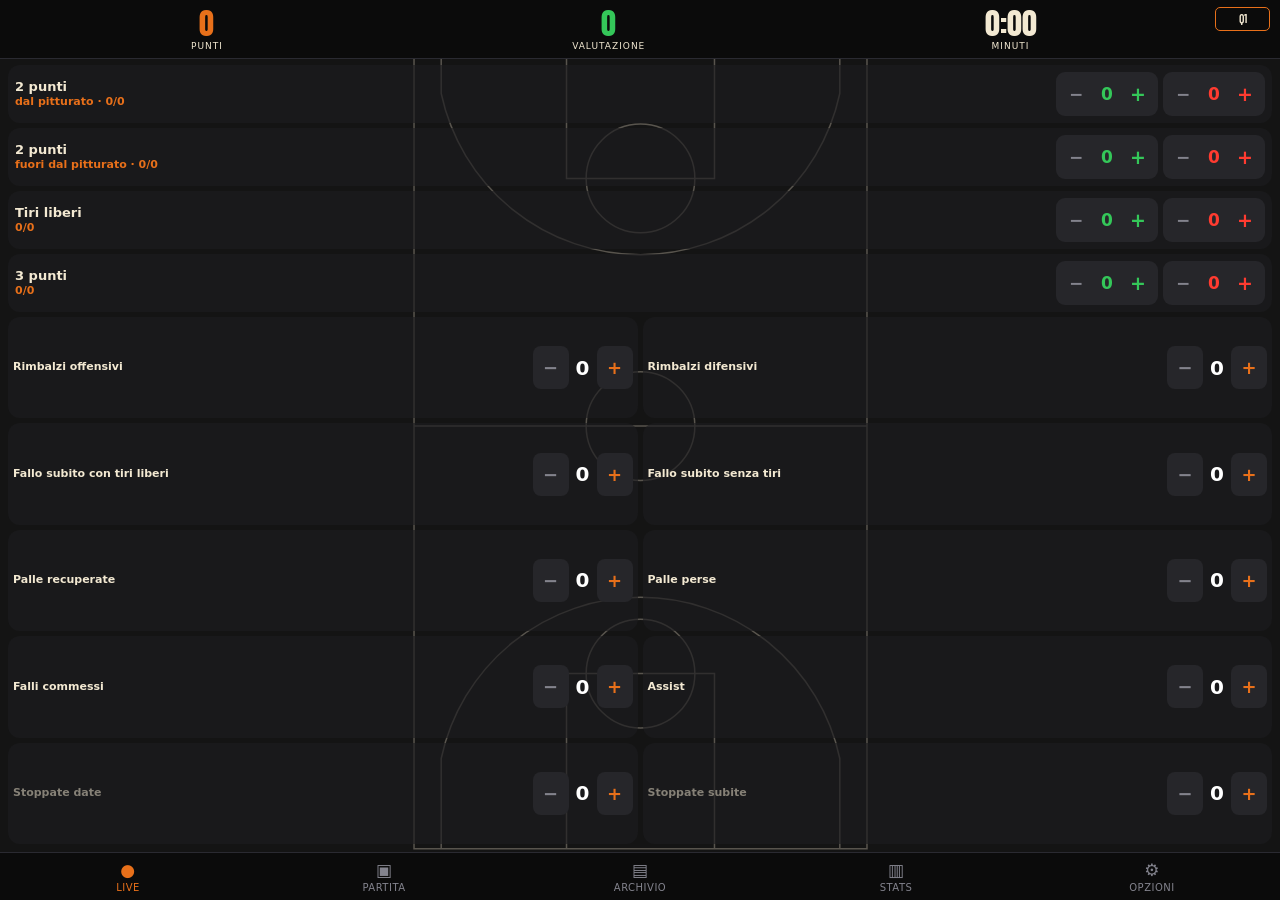
<file: index.html>
<!DOCTYPE html>
<html lang="it">
<head>
<meta charset="utf-8">
<meta name="viewport" content="width=device-width,initial-scale=1,viewport-fit=cover,user-scalable=no">
<meta name="theme-color" content="#141414">
<title>Giorgio Stats</title>
<link rel="manifest" href="manifest.json">
<link rel="apple-touch-icon" href="icons/icon-192.png">
<style>
/* caratteri tipografici: file locali in fonts/, licenza in fonts/OFL.txt */
@font-face{font-family:'Big Shoulders Display';src:url('fonts/BigShouldersDisplay%5Bwght%5D.ttf') format('truetype');font-weight:100 900;font-display:swap}
@font-face{font-family:'Anton';src:url('fonts/Anton-Regular.ttf') format('truetype');font-weight:400;font-display:swap}
@font-face{font-family:'Barlow Condensed';src:url('fonts/BarlowCondensed-SemiBold.ttf') format('truetype');font-weight:600;font-display:swap}
:root{
  --bg:#141414; --card:#1C1C1F; --cardT:rgba(28,28,31,.65); --card2:#26262A; --line:#2a2a31;
  --ink:#FFFFFF; --mute:#83838d; --acc:#E8701A; --crema:#F3E9D2; --barra:#0B0B0B;
  --ok:#34c759; --no:#ff3b30; --blu:#4a9eff;
  --r:12px;
  --titoli:'Big Shoulders Display',"Segoe UI",system-ui,sans-serif;
}
*{box-sizing:border-box;-webkit-tap-highlight-color:transparent}
html,body{margin:0;padding:0;height:100%;overscroll-behavior:none}
body{
  background:var(--bg); color:var(--ink);
  font-family:"Segoe UI",system-ui,-apple-system,Roboto,sans-serif;
  display:flex; flex-direction:column; height:100dvh;
  padding-top:env(safe-area-inset-top);
}
button{font-family:inherit;color:inherit;border:0;background:none;cursor:pointer}
input,select,textarea{font-family:inherit;font-size:16px;color:var(--ink);
  background:var(--card2);border:1px solid var(--line);border-radius:8px;padding:8px 10px;width:100%}
input[type=number]{-moz-appearance:textfield}
/* campo Data: icona del calendario in crema */
input[type=date]{color-scheme:dark;cursor:pointer}
input[type=date]::-webkit-calendar-picker-indicator{cursor:pointer;opacity:1;width:18px;height:18px;
  background:url("data:image/svg+xml,%3Csvg xmlns='http://www.w3.org/2000/svg' viewBox='0 0 24 24'%3E%3Cg fill='none' stroke='%23F3E9D2' stroke-width='2'%3E%3Crect x='3' y='5' width='18' height='16' rx='2'/%3E%3Cpath d='M3 10h18M8 3v4M16 3v4'/%3E%3C/g%3E%3C/svg%3E") center/contain no-repeat}
input::-webkit-outer-spin-button,input::-webkit-inner-spin-button{-webkit-appearance:none;margin:0}

/* ---------- layout ---------- */
main{flex:1;min-height:0;position:relative}
.panel{position:absolute;inset:0;display:none;flex-direction:column}
.panel.on{display:flex}
/* campo FIBA nello sfondo delle schede Live e Archivio (immagine generata in campoSvg) */
#live,#archivio{background-position:center;background-size:contain;background-repeat:no-repeat}
.scroll{overflow-y:auto;-webkit-overflow-scrolling:touch;padding:10px 10px 18px;flex:1;min-height:0}

/* ---------- nav ---------- */
nav{display:flex;background:var(--barra);border-top:1px solid var(--line);
  padding-bottom:env(safe-area-inset-bottom);flex:0 0 auto}
nav button{flex:1;padding:9px 0 7px;font-size:10px;letter-spacing:.5px;color:var(--mute);
  display:flex;flex-direction:column;align-items:center;gap:3px}
nav button i{font-style:normal;font-size:17px;line-height:1}
nav button.on{color:var(--acc)}

/* ---------- scoreboard ---------- */
.board{flex:0 0 auto;display:flex;align-items:center;gap:8px;
  padding:7px 10px;background:var(--barra);border-bottom:1px solid var(--line)}
.bcell{flex:1;text-align:center;min-width:0}
.bcell b{display:block;font-family:'Anton',"Segoe UI",sans-serif;font-size:clamp(20px,5.6dvh,30px);font-weight:400;line-height:1.1}
.bcell span{display:block;font-size:9px;letter-spacing:1px;color:var(--crema);margin-top:1px}
.bpt b{color:var(--acc)} .bval b{color:var(--ok)} #bMin{color:var(--crema)}
.bdd{flex:0 0 auto;font-size:9px;font-weight:700;color:#141414;background:var(--acc);
  border-radius:5px;padding:3px 5px;letter-spacing:.5px;visibility:hidden}
.bdd.on{visibility:visible}
/* colonna a destra delle celle: periodo in corso (tocco = chiusura del periodo), sotto DD e TD affiancati */
.bside{flex:0 0 auto;display:flex;flex-direction:column;gap:4px}
.bddr{display:flex;gap:4px}
.bper{min-height:24px;font-family:'Barlow Condensed',"Segoe UI",sans-serif;font-size:12px;font-weight:700;line-height:1.1;
  color:var(--crema);border:1px solid var(--acc);border-radius:5px;padding:2px 4px;text-align:center}

/* ---------- live ---------- */
#live .body{flex:1;min-height:0;display:flex;flex-direction:column;gap:5px;padding:6px 8px 8px;overflow:hidden}
.shots{flex:0 0 auto;display:flex;flex-direction:column;gap:5px}
.srow{display:flex;align-items:center;gap:6px;background:var(--cardT);border-radius:var(--r);
  padding:5px 7px;min-height:clamp(42px,7.2dvh,58px)}
.sname{flex:1 1 0;min-width:0}
.sname b{display:block;font-size:clamp(11px,1.7dvh,13px);font-weight:700;line-height:1.15;color:var(--crema)}
.sname span{display:block;font-size:clamp(9px,1.4dvh,11px);color:var(--acc);font-weight:600;margin-top:1px}
.sbtns{flex:0 0 auto;display:flex;align-items:center;gap:5px}
.pill{display:flex;align-items:center;background:var(--card2);border-radius:9px;overflow:hidden}
.pill button{width:clamp(32px,8.4vw,40px);height:clamp(34px,5.6dvh,44px);font-size:19px;font-weight:700;line-height:1}
.pill .v{min-width:22px;text-align:center;font-size:clamp(14px,2.3dvh,17px);font-weight:800}
.pill.ok .v{color:var(--ok)} .pill.no .v{color:var(--no)}
.pill.ok button.p{color:var(--ok)} .pill.no button.p{color:var(--no)}
.pill button.m{color:var(--mute);font-size:17px}

.grid{flex:1;min-height:0;display:grid;grid-template-columns:1fr 1fr;grid-auto-rows:minmax(0,1fr);gap:5px;overflow:hidden}
.cnt{background:var(--cardT);border-radius:var(--r);display:flex;align-items:center;
  gap:4px;padding:3px 5px;min-height:0}
.cnt .lab{flex:1;min-width:0;font-size:clamp(9px,1.45dvh,11px);font-weight:600;
  color:var(--crema);line-height:1.15}
.cnt .v{font-size:clamp(15px,2.5dvh,20px);font-weight:800;min-width:20px;text-align:center}
.cnt button{flex:0 0 auto;width:clamp(28px,7.4vw,36px);height:min(clamp(30px,4.8dvh,48px),100%);
  font-size:18px;font-weight:700;background:var(--card2);border-radius:8px}
.cnt button.p{color:var(--acc)} .cnt button.m{color:var(--mute)}
.cnt.dim .lab{color:var(--crema);opacity:.5}

/* ---------- generic ---------- */
h2{font-family:var(--titoli);font-size:17px;letter-spacing:.8px;color:var(--crema);margin:14px 0 7px;font-weight:900;line-height:1.1}
h2:first-child{margin-top:2px}
.box{background:var(--card);border-radius:var(--r);padding:11px}
.box+.box{margin-top:8px}
#archivio .box{background:rgba(28,28,31,.8)}
.fld{margin-bottom:9px}
.fld:last-child{margin-bottom:0}
.fld label{display:block;font-size:11px;color:var(--crema);margin-bottom:4px;font-weight:600}
.chips{display:flex;flex-wrap:wrap;gap:6px}
.chip{padding:8px 11px;border-radius:9px;background:var(--card2);border:1px solid var(--line);
  font-size:13px;font-weight:600}
.chip.on{background:var(--acc);border-color:var(--acc);color:#141414}
.chip.sm{padding:7px 9px;font-size:12px}
.chip.eti{-webkit-user-select:none;user-select:none;-webkit-touch-callout:none}
.avvrow{display:flex;gap:6px;align-items:center}
.avvrow input{flex:1 1 auto;min-width:0}
.avvrow .chip{flex:0 0 auto;white-space:nowrap}
.star{color:var(--acc);margin-left:4px}
.btn{display:block;width:100%;padding:13px;border-radius:10px;background:var(--card2);
  border:1px solid var(--line);font-size:14px;font-weight:700;margin-top:8px;text-align:center}
.btn.acc{background:var(--acc);border-color:var(--acc);color:#141414}
.btn.dgr{color:var(--no);border-color:#4a2020}
.two{display:flex;gap:8px}
.two .btn{margin-top:8px}
.qrow{display:flex;align-items:center;gap:7px;margin-bottom:7px}
.qrow .qn{flex:0 0 40px;font-size:12px;font-weight:700;color:var(--crema)}
.qrow input{text-align:center;padding:9px 4px}
.qrow .sep{color:var(--mute);font-size:13px}
.qrow .qn.err{color:var(--no)}
.perr{font-size:11px;color:var(--no);line-height:1.35;margin:-3px 0 8px 47px}
.mv{flex:1;min-width:0;text-align:center;font-size:17px;font-weight:800;-webkit-user-select:none;user-select:none}
.ctrb{flex:0 0 auto;width:52px;height:42px;font-size:21px;font-weight:700;line-height:1;
  background:var(--card2);border-radius:9px;touch-action:pan-y;
  -webkit-user-select:none;user-select:none;-webkit-touch-callout:none}
.ctrb.p{color:var(--acc)} .ctrb.m{color:var(--mute)}
.ctrb:disabled{opacity:.35;cursor:default}
.qrow .fin{flex:0 0 64px;height:42px;display:flex;align-items:center;justify-content:center;
  -webkit-user-select:none;user-select:none}
.qrow .fin i{display:block;width:28px;height:28px;border:2px solid var(--line);border-radius:7px;
  font-style:normal;font-size:18px;font-weight:800;line-height:24px;text-align:center;color:var(--acc)}
.qrow .fin.on i{border-color:var(--acc)}
.qh{margin-bottom:2px}
.qh .sp{flex:0 0 52px}
.qh .finh{flex:0 0 64px;text-align:center;font-size:10px;font-weight:700;color:var(--crema);letter-spacing:.3px}
.fmtv{font-size:15px;font-weight:800;margin-bottom:7px}
.fmtrow{display:flex;gap:8px;flex-wrap:wrap}
.fmtg{flex:1 1 140px;display:flex;align-items:center;gap:6px}
.fmtg span{flex:1;min-width:0;font-size:12px;color:var(--crema);font-weight:600}
.fmtg .pill .v{min-width:44px}
.btn:disabled{opacity:.35;cursor:default}
table{width:100%;border-collapse:collapse;font-size:12px}
th,td{padding:6px 4px;text-align:right;border-bottom:1px solid var(--line)}
th:first-child,td:first-child{text-align:left}
th{color:var(--crema);font-size:10px;font-weight:700;letter-spacing:.3px}
td.k{color:var(--crema)}
.gm{display:flex;align-items:center;gap:8px;padding:9px 4px;border-bottom:1px solid var(--line)}
.gm .d{flex:0 0 44px;font-size:10px;color:var(--mute);line-height:1.25}
.gm .o{flex:1;min-width:0}
.gm .o b{display:block;font-size:13px;font-weight:700;white-space:nowrap;overflow:hidden;text-overflow:ellipsis}
.gm .o span{font-size:10px;color:var(--mute)}
.gm .s{flex:0 0 auto;text-align:right;font-size:11px;color:var(--mute)}
.gm .s b{display:block;font-size:15px;color:var(--acc);font-weight:800}
.tag{display:inline-block;font-size:9px;padding:1px 5px;border-radius:4px;background:var(--card2);
  color:var(--mute);margin-left:4px}
.toast{position:fixed;left:50%;bottom:72px;transform:translateX(-50%);background:var(--barra);
  border:1px solid var(--acc);color:var(--ink);padding:10px 16px;border-radius:9px;
  font-size:13px;z-index:99;opacity:0;transition:opacity .22s;pointer-events:none;
  max-width:88vw;text-align:center}
.toast.on{opacity:1}
.modal{position:fixed;inset:0;background:rgba(0,0,0,.82);z-index:100;display:none;
  align-items:flex-end;justify-content:center}
.modal.on{display:flex}
.sheet{background:var(--card);width:100%;max-height:86dvh;overflow-y:auto;
  border-radius:16px 16px 0 0;padding:16px 14px calc(16px + env(safe-area-inset-bottom))}
.hint{font-size:11px;color:var(--mute);line-height:1.45;margin-top:6px}
.warn{font-size:11px;color:#d8a23a;line-height:1.45;margin-top:6px}
/* immagini da condividere */
.imgprev{display:block;margin:10px auto 0;max-width:100%;max-height:52dvh;width:auto;height:auto;border-radius:8px;background:#141414}
.imgsel{margin-top:10px}
/* scheda STATS */
.stg{cursor:pointer;-webkit-user-select:none;user-select:none}
.str{display:flex;align-items:flex-start;gap:8px;padding:7px 2px;border-bottom:1px solid var(--line)}
.str.tap{cursor:pointer}
.str .stn{flex:1;min-width:0}
.str .stn b{display:block;font-size:13px;font-weight:700;color:var(--crema);line-height:1.2}
.str.tap .stn b::after{content:' ›';color:var(--acc)}
.str.sub .stn b{font-weight:600;padding-left:12px}
.str .stn span{display:block;font-size:10px;color:var(--mute);margin-top:2px;line-height:1.3}
.str .stv{flex:0 0 auto;text-align:right;max-width:58%}
.str .stv b{display:block;font-size:14px;font-weight:800}
.str .stv span{display:block;font-size:10px;color:var(--mute);margin-top:1px}
.stw{margin:2px 0 4px}
.stmt{text-align:right;font-size:10px;color:var(--mute);margin-bottom:2px}
.stri{font-size:13px;font-weight:700;color:var(--crema)}
.stbh{font-size:12px;font-weight:700;color:var(--crema);margin:10px 0 4px}
.stbig{font-family:'Anton',"Segoe UI",sans-serif;font-size:30px;color:var(--acc);margin-top:8px;line-height:1.15;word-break:break-word}
.stf{margin-top:8px}
.stf .fld label{text-transform:uppercase}
.stgraf{display:block;width:100%;height:auto;margin-top:10px}
.stmk{cursor:pointer}
.stbar{display:block;width:100%;max-width:340px;height:auto;margin:10px auto 0}
.stpie{display:block;width:150px;height:150px;margin:4px auto 8px}
.stleg{display:flex;align-items:center;gap:7px;font-size:12px;padding:3px 0}
.stleg i{flex:0 0 12px;height:12px;border-radius:3px}
.stleg span{flex:1;min-width:0;color:var(--crema)}
.stleg b{flex:0 0 auto;font-weight:700}
.sttab td.tap{color:var(--acc);cursor:pointer}
/* tabelle STATS strette (320 px): margini ridotti e intestazioni che vanno a capo */
.sttab th,.sttab td{padding-left:2px;padding-right:2px}
.sttab td span{display:block;font-size:10px;font-weight:400;color:var(--mute);line-height:1.25}
.sttab td.k .qg{margin-left:4px}
.sttab th{letter-spacing:0;overflow-wrap:anywhere}
/* guida */
.guida{position:fixed;inset:0;z-index:101;background:var(--bg);display:none;flex-direction:column;
  padding-top:env(safe-area-inset-top)}
.guida.on{display:flex}
.gbar{padding:8px 10px calc(8px + env(safe-area-inset-bottom));background:var(--barra);border-top:1px solid var(--line)}
.gv+.gv{border-top:1px solid var(--line)}
.gvt{display:flex;align-items:flex-start;gap:8px;width:100%;padding:10px 2px;text-align:left;
  font-size:14px;font-weight:700;color:var(--crema);line-height:1.25}
.gvi{flex:0 0 12px;color:var(--acc)}
.gvn{flex:1;min-width:0}
.gvx{display:none;font-size:13px;color:var(--ink);line-height:1.5;padding:0 2px 12px 22px}
.gv.on .gvx{display:block}
.gfonti{font-size:12px;color:var(--mute);line-height:1.5}
.gqx{font-size:13px;color:var(--ink);line-height:1.5;margin:4px 0 6px}
#guidaQ{z-index:102}
.qg{position:relative;display:inline-block;width:18px;height:18px;margin-left:6px;padding:0;border:1px solid var(--acc);
  border-radius:50%;color:var(--acc);font-size:11px;font-weight:800;line-height:16px;text-align:center;vertical-align:1px}
.qg::before{content:'';position:absolute;inset:-7px}
@media(prefers-reduced-motion:reduce){*{transition:none!important}}
</style>
</head>
<body>

<main>
  <!-- ============ LIVE ============ -->
  <section class="panel on" id="live">
    <div class="board">
      <div class="bcell bpt"><b id="bPt">0</b><span data-i18n="bPunti">PUNTI</span></div>
      <div class="bcell bval"><b id="bVal">0</b><span data-i18n="bVal">VALUTAZIONE</span></div>
      <div class="bcell"><b id="bMin">0</b><span data-i18n="bMin">MINUTI</span></div>
      <div class="bside">
        <button class="bper" id="bPer">Q1</button>
        <div class="bddr"><div class="bdd" id="bDD">DD</div><div class="bdd" id="bTD">TD</div></div>
      </div>
    </div>
    <div class="body">
      <div class="shots" id="shots"></div>
      <div class="grid" id="grid"></div>
    </div>
  </section>

  <!-- ============ PARTITA ============ -->
  <section class="panel" id="partita">
    <div class="scroll">
      <h2 data-i18n="hGara">GARA</h2>
      <div class="box">
        <div class="fld"><label data-i18n="lData">Data</label><input type="date" id="fData"></div>
        <div class="fld"><label data-i18n="lAvv">Avversario</label><div class="avvrow"><input type="text" id="fAvv" placeholder="Nome squadra" data-i18n-ph="phAvv"><button class="chip sm" id="fTop">☆ Top Match</button></div></div>
        <div class="fld"><label data-i18n="lCat">Squadra e categoria</label><div class="chips" id="fCat"></div></div>
        <div class="fld"><label data-i18n="lTipo">Tipo gara</label><div class="chips" id="fTipo"></div></div>
        <div class="fld"><label data-i18n="lFormato">Formato della gara</label><div id="fFmt"></div></div>
        <div class="fld"><label data-i18n="lMaglia">Numero di maglia</label><input type="number" id="fMaglia" inputmode="numeric" placeholder="—"></div>
      </div>

      <h2 data-i18n="hMinuti">MINUTI GIOCATI</h2>
      <div class="box">
        <div id="fMinQ"></div>
        <div class="hint"><span data-i18n="totCalc">Totale calcolato:</span> <b id="fMinTot">0</b> <span data-i18n="totMinuti">minuti.</span></div>
      </div>

      <h2 data-i18n="hParz">PARZIALI</h2>
      <div class="box">
        <div id="fParz"></div>
        <div class="two"><button class="btn" id="bAddOT" data-i18n="bAddOT">Aggiungi tempo supplementare</button><button class="btn" id="bDelOT" data-i18n="bDelOT">Elimina tempo supplementare</button></div>
        <div class="hint" data-i18n="hintParz">Punteggio reale di ogni periodo. Progressivo ed esito calcolati.</div>
        <div class="hint" id="fProg"></div>
      </div>

      <h2 data-i18n="hDiff">DIFFICOLTÀ DELL'AVVERSARIO</h2>
      <div class="box">
        <div class="chips" id="fDiff"></div>
        <div class="hint" id="fDiffTxt">Da assegnare a fine partita, rispetto al livello attuale di Giorgio.</div>
      </div>

      <h2 data-i18n="hNota">NOTA DELLA PARTITA</h2>
      <div class="box">
        <textarea id="fNota" rows="7" placeholder="Contesto, avversario, episodi, osservazioni tecniche." data-i18n-ph="phNota"></textarea>
      </div>

      <h2 data-i18n="hArchiv">ARCHIVIAZIONE</h2>
      <div class="box">
        <button class="btn acc" id="bSave" data-i18n="bSave">Salva partita in archivio</button>
        <div class="hint" data-i18n="hintSave">Risalvare la stessa partita la aggiorna, non la duplica.</div>
      </div>
    </div>
  </section>

  <!-- ============ OPZIONI ============ -->
  <section class="panel" id="opzioni">
    <div class="scroll">
      <div id="boxGuida">
        <h2 data-i18n="hGuida">TUTORIAL E GUIDA</h2>
        <div class="box">
          <button class="btn acc" id="bGuida" data-i18n="bGuida">Tutorial e guida</button>
        </div>
      </div>
      <h2 data-i18n="hPartCorso">PARTITA IN CORSO</h2>
      <div class="box">
        <button class="btn dgr" id="bReset" data-i18n="bReset">Azzera partita in corso</button>
        <div class="hint" data-i18n="hintReset">Non tocca l'archivio.</div>
      </div>

      <h2 data-i18n="hDati">DATI</h2>
      <div class="box">
        <button class="btn" id="bBackup" data-i18n="bBackup">Backup (condividi o scarica)</button>
        <button class="btn" id="bImport" data-i18n="bImport">Importa backup</button>
        <button class="btn" id="bCsv" data-i18n="bCsv">Esporta CSV per Excel</button>
        <input type="file" id="fFile" accept="application/json,.json" style="display:none">
        <div class="hint" data-i18n="hintCsv">Il CSV si apre in Excel con doppio clic: punto e virgola, UTF-8.</div>
      </div>

      <h2 data-i18n="hStag">STAGIONE</h2>
      <div class="box">
        <div class="fld"><label data-i18n="lStag">Stagione attribuita alle nuove partite</label>
          <input type="text" id="fStag" placeholder="2026-27"></div>
        <div class="hint" data-i18n="hintStag">Assegnata in automatico con taglio al 1° agosto. Modificala solo se serve.</div>
      </div>

      <h2 data-i18n="hLingua">LINGUA</h2>
      <div class="box">
        <select id="fLingua"></select>
      </div>

      <div class="box" style="margin-top:14px">
        <div class="hint"><span data-i18n="verRiga">Giorgio Stats v3.0.0 · build 3 — ottobre 2026</span><br><span data-i18n="creata">Creata da Stefano Amirante</span></div>
      </div>
    </div>
  </section>

  <!-- ============ ARCHIVIO ============ -->
  <section class="panel" id="archivio">
    <div class="scroll" id="arcBody"></div>
  </section>

  <!-- ============ STATS ============ -->
  <section class="panel" id="stats">
    <div class="scroll" id="stBody"></div>
  </section>
</main>

<nav>
  <button class="on" data-go="live"><i>●</i><span data-i18n="navLive">LIVE</span></button>
  <button data-go="partita"><i>▣</i><span data-i18n="navPartita">PARTITA</span></button>
  <button data-go="archivio"><i>▤</i><span data-i18n="navArchivio">ARCHIVIO</span></button>
  <button data-go="stats"><i>▥</i><span data-i18n="navStats">STATS</span></button>
  <button data-go="opzioni"><i>⚙</i><span data-i18n="navOpzioni">OPZIONI</span></button>
</nav>

<div class="toast" id="toast"></div>
<div class="modal" id="modal"><div class="sheet" id="sheet"></div></div>
<div class="guida" id="guida"><div class="scroll" id="guidaBody"></div><div class="gbar"><button class="btn" id="bGuidaChiudi" data-i18n="bChiudi">Chiudi</button></div></div>
<div class="modal" id="guidaQ"><div class="sheet" id="guidaQs"></div></div>

<script>
/* =========================================================
   GIORGIO STATS v3.0.0 · build 1 — ottobre 2026
   ========================================================= */
(function(){
'use strict';

/* Numero di build della versione Giorgio, mostrato accanto alla versione nella scheda Opzioni. Contatore della singola versione: riparte da 1 a ogni nuovo numero di versione e cresce di 1 a ogni nuova pubblicazione della stessa versione (la v2.3.2 pubblicata per prima è la build 1). */
var BUILD=3;

/* Interruttori delle funzioni. Valori fissi nel codice, non modificabili dall'utente. Nella versione Giorgio sono tutti accesi; nella versione commerciale Billo sono spenti solo quelli delle funzioni non rilasciate, e l'elenco indica a ogni rilascio le funzioni disattivate. Il codice delle funzioni è identico nelle due versioni. Ogni nuova funzione riceve un interruttore quando viene introdotta. Una funzione che sostituisce un comportamento precedente si può disattivare solo se il comportamento alternativo è nel codice comune; per questo non hanno interruttore: etichette di squadra create dall'utente (hanno sostituito l'elenco fisso), contatore minuti:secondi, formato m:ss dei minuti, colonne CSV di minuti e secondi, menù a tendina delle lingue (ha sostituito i pulsanti delle lingue), colonna "Finito" del tempo giocato (fa parte della correzione del contatore minuti:secondi), salvataggio nativo dell'esportazione nel pacchetto Android (correzione di una funzione già rilasciata), identificativo stabile delle partite (correzione di funzionamento), nuovo aspetto grafico con caratteri locali e campo nello sfondo (correzione grafica), apertura del calendario toccando tutto il campo Data (correzione), riordino delle schede (barra Live, Partita, Archivio, Opzioni; la scheda Note diventa Opzioni; nota e salvataggio in archivio nella scheda Partita; azzeramento della partita in corso nella scheda Opzioni). immaginiCondivise: pulsante "Condividi immagine" nel dettaglio di una partita dell'archivio, immagini PNG nei formati A, B e C. periodoAzioni: conteggi delle azioni per periodo nella partita in corso e nell'archivio, indicatore del periodo in corso nella scheda Live (tocco = chiusura del periodo), "+" e "−" bloccati a partita conclusa, azioni comprese nell'eliminazione del supplementare e nel blocco della riduzione dei periodi. schedaStats: scheda STATS nella barra (viste pronte, filtri, statistiche di base e gruppi G1–G7, dettaglio di una statistica con grafico, Migliore partita e Confronta selezioni, immagini PNG della sezione aperta e del dettaglio), pulsante "Statistiche della partita" nel dettaglio di una partita dell'archivio; ultima selezione nella chiave K_STATS, fuori dal backup. guida: riquadro "Tutorial e guida" in cima alla scheda Opzioni, guida a tutta pagina con le sezioni Tutorial, Guida, Uso dell'app e Fonti (ogni scheda si apre e si chiude con un tocco sul titolo), icona "?" accanto alle voci della scheda STATS e della finestra "Statistiche della partita" dell'Archivio, che apre la scheda della guida di quella voce; testi nel dizionario GUIDA. */
var FUNZIONI=Object.freeze({
  multilingue:true,
  spagnolo:true,
  triplaDoppia:true,
  topMatch:true,
  formatoGara:true,
  eliminaSupplementare:true,
  punteggioPeriodo:true,
  immaginiCondivise:true,
  periodoAzioni:true,
  schedaStats:true,
  guida:true
});

/* ---------- costanti ---------- */
var K_STATE='gs2.state', K_ARC='gs2.archive', K_MAG='gs2.maglie', K_STAG='gs2.stagione';
var K_MIG2='gs2.mig2';
var K_ETI='gs2.etichette';
var K_MIG3='gs2.mig3';
/* formato dell'ultimo salvataggio: proposta per le nuove partite */
var K_FMT='gs2.formato';
/* ultima vista o filtro della scheda STATS: fuori dal backup */
var K_STATS='gs2.stats';
var FMT_DEF={periodi:4,durata:10}, FMT_PMAX=9, FMT_DMAX=30;
/* massimi del contatore in secondi: supplementari, partite senza formato */
var SEC_OT=300, SEC_NOFMT=1800;
/* parziali: da parziali di quarto a progressivi da tabellone */
var MIG3_CUMUL_IDS=["2026-06-13|CBO Blu|GSV U13S"];
/* torneo AVIS Cernusco: giocato in prestito al Lecco, non con Villa Guardia */
var MIG2_IDS=["2026-05-16|BAT Ticino|GSV U12", "2026-05-16|Liberi e Forti Monza|GSV U12", "2026-05-17|Brescia|GSV U12", "2026-05-17|Calusco|GSV U12", "2026-05-17|Collegno|GSV U12"];

/* etichette di squadra iniziali: create solo se la chiave non esiste */
var ETI_INIZIALI = ['GSV U13S','GSV U14S','PV U13G','PV U14S'];
var ETI_MAX = 8, ETI_LEN = 8;
var TIPI = ['Campionato','Torneo','Amichevole','Playoff'];

/* righe di tiro, ordinate per frequenza reale (n, s: chiavi di traduzione) */
var SHOTS = [
  {k:'p2Pit', n:'sh_p2', s:'sh_pit'},
  {k:'p2Fuo', n:'sh_p2', s:'sh_fuo'},
  {k:'tl',    n:'sh_tl', s:''},
  {k:'p3',    n:'sh_p3', s:''}
];

/* contatori, ordinati per frequenza reale (etichetta: chiave 'c_'+k) */
var CNTS = [
  {k:'rimO'},
  {k:'rimD'},
  {k:'fsTiri'},
  {k:'fsNo'},
  {k:'pr'},
  {k:'pp'},
  {k:'fc'},
  {k:'ast'},
  {k:'stopD', dim:1},
  {k:'stopS', dim:1}
];

/* chiavi dei conteggi per periodo: le stesse che "+" e "−" della scheda Live modificano con bump() */
var AZ_KEYS=(function(){
  var a=[],i;
  for(i=0;i<SHOTS.length;i++) a.push(SHOTS[i].k+'S',SHOTS[i].k+'X');
  for(i=0;i<CNTS.length;i++) a.push(CNTS[i].k);
  return a;
})();

/* ---------- lingua ---------- */
/* una lingua = un dizionario; le chiavi mancanti ricadono sull'italiano */
var K_LANG='gs2.lingua';
var I18N = {
it:{
  _nome:'Italiano',
  bPunti:'PUNTI', bVal:'VALUTAZIONE', bMin:'MINUTI',
  navLive:'LIVE', navPartita:'PARTITA', navOpzioni:'OPZIONI', navArchivio:'ARCHIVIO',
  navStats:'STATS',
  sCorso:'Stagione in corso', sCarriera:'Carriera', sUlt5:'Ultime 5', sPers:'Personalizza',
  sDal:'Dal', sAl:'Al', sUltN:'Ultime N partite', sPartN:'{0} partite', sPart1:'1 partita', sTiriN:'{0} tiri dal campo tentati', sTiri1:'1 tiro dal campo tentato',
  sPiccolo:'Campione piccolo: dati poco indicativi', sEscl:'{0} partite escluse: dato mancante', sEscl1:'1 partita esclusa: dato mancante',
  sVuota:'Nessuna partita per questa selezione', sConfr:'Confronta selezioni', sSelA:'Selezione A', sSelB:'Selezione B',
  sBest:'Migliore partita', sPari:'a pari merito', bStatPart:'Statistiche della partita', sMedia:'Media', sTot:'Totale',
  g1:'TIRO', g2:'POSSESSI E GESTIONE DELLA PALLA', g3:'INDICI SINTETICI', g4:'RAPPORTATI AL TEMPO',
  g5:'RISPETTO ALLA SQUADRA', g6:'PER PERIODO', g7:'BEST',
  s1:'% dal campo', s2:'% da 2', s2a:'dal pitturato', s2b:'fuori dal pitturato', s3:'% da 3', s4:'% ai liberi',
  s5:'eFG% (percentuale effettiva)', s6:'TS% (tiro reale)', s7:'Quota di tiri da 3', s8:'Quota di tiri dal pitturato',
  s9:'Liberi per tiro', s10:'Punti per tiro', s11:'Possessi conclusi', s12:'TOV% (palle perse sui possessi)',
  s13:'Assist / palle perse', s14:'Distribuzione delle azioni', s15:'Valutazione (PIR)', s16:'Efficienza FIBA/NBA (EFF)',
  s17:'Game Score', s18a:'Doppie doppie', s18b:'Triple doppie', s19a:'per 36′ (NBA)', s19b:'per 40′ (FIBA)',
  s20:'Quota dei punti di squadra', s21a:'Nelle vittorie', s21b:'Nelle sconfitte', s22:'Scarto medio',
  s23:'Miglior periodo', s24a:'Prima metà', s24b:'Seconda metà',
  gB:'STATISTICHE DI BASE', sMax:'Massimo', bFg:'Tiri dal campo', bTot:'Tiri totali',
  sTotTN:'{0} tiri totali', sTotT1:'1 tiro totale', sSuN:'su {0} partite', sSu1:'su 1 partita',
  sfS:'{0} segnati', sfA:'{0} tentati',
  xTl:'Tiri liberi sbagliati', xT2:'Tiri da 2 sbagliati', xT3:'Tiri da 3 sbagliati', xFg:'Tiri dal campo sbagliati',
  ptTl:'Punti dai liberi', ptT2p:'Punti da 2 dal pitturato', ptT2f:'Punti da 2 fuori dal pitturato', ptT3:'Punti da 3',
  sQpt:'Quota dei punti', s25q:'Quota di rimbalzi offensivi', s28:'Quota di falli subiti con tiri liberi',
  s29:'Quota di tiri stoppati', s30:'Palle recuperate / palle perse', s31:'Assist ratio',
  hGara:'GARA', lData:'Data', lAvv:'Avversario', phAvv:'Nome squadra',
  lCat:'Squadra e categoria', lTipo:'Tipo gara', lMaglia:'Numero di maglia',
  hMinuti:'MINUTI GIOCATI', totCalc:'Totale calcolato:', totMinuti:'minuti.',
  hParz:'PARZIALI', bAddOT:'Aggiungi tempo supplementare', bDelOT:'Elimina tempo supplementare',
  lFormato:'Formato della gara', fPeriodi:'Periodi', fDurata:'Durata', fmtNo:'formato non indicato',
  bFmtAssegna:'Assegna formato',
  tFmtBloccoP:'Modifica bloccata: i periodi da eliminare contengono minuti o punteggi',
  tFmtBloccoPAz:'Modifica bloccata: i periodi da eliminare contengono minuti, punteggi o azioni',
  tFmtBloccoD:'Modifica bloccata: un periodo ha più minuti della nuova durata',
  cfDelOT:'Eliminare l\'ultimo tempo supplementare ({0}) con i suoi minuti e i suoi punteggi?',
  cfDelOTAz:'Eliminare l\'ultimo tempo supplementare ({0}) con i suoi minuti, i suoi punteggi e le sue azioni?',
  tOTDel:'Tempo supplementare eliminato',
  eParzVuoto:'Inserisci entrambi i progressivi', eParzCala:'Progressivo inferiore al periodo precedente',
  tParzErr:'Punteggi progressivi da correggere: salvataggio bloccato',
  hintParz:'Punteggio reale di ogni periodo. Progressivo ed esito calcolati.',
  hDiff:'DIFFICOLTÀ DELL\'AVVERSARIO',
  diffNo:'Da assegnare a fine partita, rispetto al livello attuale di Giorgio.',
  diffSi:'{0} rispetto al livello attuale di Giorgio.',
  diff1:'1 — nettamente inferiore', diff2:'2 — inferiore', diff3:'3 — equivalente',
  diff4:'4 — superiore', diff5:'5 — nettamente superiore',
  hNota:'NOTA DELLA PARTITA', phNota:'Contesto, avversario, episodi, osservazioni tecniche.',
  hArchiv:'ARCHIVIAZIONE', bSave:'Salva partita in archivio',
  hintSave:'Risalvare la stessa partita la aggiorna, non la duplica.',
  hPartCorso:'PARTITA IN CORSO', bReset:'Azzera partita in corso', hintReset:'Non tocca l\'archivio.',
  hDati:'DATI', bBackup:'Backup (condividi o scarica)', bImport:'Importa backup',
  bCsv:'Esporta CSV per Excel', hintCsv:'Il CSV si apre in Excel con doppio clic: punto e virgola, UTF-8.',
  hStag:'STAGIONE', lStag:'Stagione attribuita alle nuove partite',
  hintStag:'Assegnata in automatico con taglio al 1° agosto. Modificala solo se serve.',
  hLingua:'LINGUA',
  verRiga:'Giorgio Stats v3.0.0 · build {0} — ottobre 2026', creata:'Creata da Stefano Amirante',
  tipo_Campionato:'Campionato', tipo_Torneo:'Torneo', tipo_Amichevole:'Amichevole', tipo_Playoff:'Playoff',
  sh_p2:'2 punti', sh_pit:'dal pitturato', sh_fuo:'fuori dal pitturato', sh_tl:'Tiri liberi', sh_p3:'3 punti',
  c_rimO:'Rimbalzi offensivi', c_rimD:'Rimbalzi difensivi',
  c_fsTiri:'Fallo subito con tiri liberi', c_fsNo:'Fallo subito senza tiri',
  c_pr:'Palle recuperate', c_pp:'Palle perse', c_fc:'Falli commessi', c_ast:'Assist',
  c_stopD:'Stoppate date', c_stopS:'Stoppate subite',
  perQ:'Q', perT:'T', perTS:'TS', sepMin:'min', phNoi:'noi', phAvvP:'avv',
  prog:'Progressivi: ', perPeriodo:'Per periodo: ', finale:'Finale: ', vittoria:'vittoria', sconfitta:'sconfitta', pareggio:'pareggio',
  resV:'V', resP:'P', resE:'=', hFinito:'Finito',
  tOT:'Tempo supplementare aggiunto',
  perFine:'FINE', cfChiudi:'Chiudere {0} e passare a {1}?', cfChiudiFine:'Chiudere {0} e concludere la partita?',
  tConclusa:'Partita conclusa: per aggiungere dati riapri un periodo o aggiungi un supplementare nella scheda Partita',
  cfEti:'Cancellare l\'etichetta "{0}"?\nLe partite in archivio non vengono modificate.',
  tEtiCanc:'Etichetta cancellata', tEtiMax:'Massimo {0} etichette: cancellane una per crearne una nuova',
  hNuovaEti:'NUOVA ETICHETTA DI SQUADRA', phEti:'Max {0} caratteri', bSalva:'Salva',
  eEtiVuota:'Il nome non può essere vuoto.', eEtiLen:'Massimo {0} caratteri.', eEtiDup:'Etichetta già presente.',
  tEtiCreata:'Etichetta creata', bAnnulla:'Annulla',
  tStag:'Stagione: {0}',
  tNoAvv:'Manca il nome dell\'avversario', tNoCat:'Manca l\'etichetta di squadra: creane o sceglierne una',
  tSalvata:'Partita salvata in archivio', tAggiornata:'Partita aggiornata in archivio',
  cfDoppia:'Esiste già una partita con stessa data, avversario ed etichetta. Salvarla come nuova partita?', tNonSalvata:'Partita non salvata',
  cfReset:'Azzerare la partita in corso?\nL\'archivio non viene toccato.', tAzzerata:'Partita azzerata',
  shareBackup:'Backup Giorgio Stats', tBackupCond:'Backup condiviso', tScaricato:'File scaricato',
  tSalvato:'File salvato', tAnnullato:'Salvataggio annullato', tErrSalva:'Errore nel salvataggio',
  tNonValido:'File non valido', tImport:'Importate {0} nuove, {1} aggiornate',
  tNonLeggibile:'File non leggibile', tErrLettura:'Errore di lettura', tCsvCond:'CSV condiviso',
  csvH:['Stagione','Data','Avversario','Squadra e categoria','Tipo gara','Maglia','Difficolta',
    'Minuti','Secondi','Minuti per periodo','Secondi per periodo','Punti','Valutazione','Doppia doppia',
    'Rimb off','Rimb dif','Rimb tot','Assist','Palle perse','Palle recuperate',
    'Stoppate date','Stoppate subite','Stoppate subite rilevate','Falli subiti','di cui con tiri liberi','Falli commessi',
    '2pt segnati','2pt tentati','2pt %',
    '2pt pitturato segnati','2pt pitturato tentati','2pt pitturato %',
    '2pt fuori segnati','2pt fuori tentati','2pt fuori %',
    '3pt segnati','3pt tentati','3pt %','TL segnati','TL tentati','TL %',
    'Parziali','Risultato','Nota','Top Match','Tripla doppia'],
  csvSI:'SI', csvNO:'NO', csvSi:'Sì', csvNo:'No',
  stSu:'Su {0} partite', stMedia:'Media', stMinuti:'Minuti', stPunti:'Punti', stVal:'Valutazione',
  stRimb:'Rimbalzi', stOff:'({0} off)', stAst:'Assist', stPr:'Palle recuperate', stPp:'Palle perse',
  stFs:'Falli subiti', stConTL:'({0} con TL)', stFc:'Falli commessi', stStopD:'Stoppate date',
  stStopS:'Stoppate subite', stDD:'Doppie doppie', stTD:'Triple doppie',
  stDiff:'Difficoltà media', stSuN:'(su {0})', stTiro:'Tiro', st2p:'2 punti',
  stPit:'— dal pitturato', stFuo:'— fuori pitturato', st3p:'3 punti', stTl:'Tiri liberi',
  aVuoto:'Nessuna partita in archivio.', aStag:'STAGIONE', aCarriera:'In carriera', aConfronta:'Confronta',
  aTotCarr:'TOTALE IN CARRIERA', aTotStag:'TOTALE STAGIONE', aBilancio:'Bilancio noto: ',
  aWarnStop:'* Stoppate subite non rilevate in {0} partite su {1}, conteggiate come 0. Nella stagione 2025-26 non erano tracciate: la media reale e la valutazione sono leggermente sovrastimate.',
  aWarnPit:'Tiri da due non divisi per zona in questa stagione: il dato pitturato / fuori pitturato parte dalla 2026-27.',
  aPerCat:'PER SQUADRA E CATEGORIA', aPerTipo:'PER TIPO DI GARA',
  aTh:['Tipo','PG','Pt','Val','2pt%'], aPartite:'PARTITE ({0})', aRV:'{0} r · {1} v',
  cPartite:'Partite', cMinuti:'Minuti', cPunti:'Punti', cVal:'Valutazione', cRimb:'Rimbalzi',
  cRimbOff:'Rimb. off.', cAst:'Assist', cRec:'Recuperate', cPerse:'Perse', cFs:'Falli subiti',
  c2p:'2pt %', cPit:'— pitturato', cFuo:'— fuori', c3p:'3pt %', cTl:'TL %',
  cDD:'Doppie doppie', cTD:'Triple doppie', cNd:'n.d.',
  cHint:'Medie per partita. Le voci "n.d." non erano tracciate in quella stagione.',
  gMaglia:' · maglia {0}', gDiff:' · difficoltà {0}/5',
  gMinuti:'Minuti', gPunti:'Punti', gVal:'Valutazione', gRimb:'Rimbalzi', gRimbDett:'({0} off / {1} dif)',
  gAst:'Assist', gRec:'Recuperate', gPerse:'Perse', gFs:'Falli subiti', gConTL:'({0} con TL)',
  gFc:'Falli commessi', gStop:'Stoppate', gStopDett:'{0} date / {1} subite', gNr:' (n.r.)',
  g2p:'2 punti', gPit:'— pitturato', gFuo:'— fuori', g3p:'3 punti', gTl:'Tiri liberi',
  gProg:'Progressivi', gPerQ:'Per quarto', gQGioc:'Quarti giocati', gNota:'NOTA',
  gRidotto:'Tracciamento ridotto: {0}.', gWStop:'stoppate subite non rilevate, conteggiate come 0',
  gWPit:'tiri da due non divisi per zona',
  bCarica:'Carica come partita in corso', bElimina:'Elimina dall\'archivio',
  cfElimina:'Eliminare {0} del {1}?', tEliminata:'Partita eliminata', bChiudi:'Chiudi', hGuida:'TUTORIAL E GUIDA', bGuida:'Tutorial e guida',
  tCaricata:'Partita caricata',
  bCondImg:'Condividi immagine', hImg:'IMMAGINE DA CONDIVIDERE',
  imgFmtA:'A · Tabellino', imgFmtB:'B · Dato in evidenza', imgFmtC:'C · Tabellino compatto',
  lImgDato:'Dato in evidenza', bCondividi:'Condividi', bIndietro:'Indietro',
  tImgCond:'Immagine condivisa', tImgErr:'Immagine non generata',
  imgGiorni:['DOM','LUN','MAR','MER','GIO','VEN','SAB'],
  imgMesi:['GEN','FEB','MAR','APR','MAG','GIU','LUG','AGO','SET','OTT','NOV','DIC'],
  imgVs:'vs', imgVitt:'Vittoria', imgSconf:'Sconfitta', imgIn:'in',
  imgDD:'DOPPIA DOPPIA', imgTD:'TRIPLA DOPPIA', imgTDvoce:'Tripla doppia',
  imgMigliore:'MIGLIORE DELLA STAGIONE', imgMedia:'Media della stagione: {0}',
  imgT2:'Tiri da 2', imgT3:'Tiri da 3', imgValAbbr:'VALUT.',
  imgTL:'TL', img2p:'2pt', img3p:'3pt'
},
en:{
  _nome:'English',
  bPunti:'POINTS', bVal:'EFFICIENCY', bMin:'MINUTES',
  navLive:'LIVE', navPartita:'GAME', navOpzioni:'SETTINGS', navArchivio:'ARCHIVE',
  navStats:'STATS',
  sCorso:'Current season', sCarriera:'Career', sUlt5:'Last 5', sPers:'Customize',
  sDal:'From', sAl:'To', sUltN:'Last N games', sPartN:'{0} games', sPart1:'1 game', sTiriN:'{0} field goals attempted', sTiri1:'1 field goal attempted',
  sPiccolo:'Small sample: data not very indicative', sEscl:'{0} games excluded: missing data', sEscl1:'1 game excluded: missing data',
  sVuota:'No games for this selection', sConfr:'Compare selections', sSelA:'Selection A', sSelB:'Selection B',
  sBest:'Best game', sPari:'tied', bStatPart:'Game stats', sMedia:'Average', sTot:'Total',
  g1:'SHOOTING', g2:'POSSESSIONS AND BALL HANDLING', g3:'COMPOSITE RATINGS', g4:'PER MINUTES',
  g5:'TEAM CONTEXT', g6:'BY PERIOD', g7:'BEST',
  s1:'FG%', s2:'2P%', s2a:'in the paint', s2b:'outside the paint', s3:'3P%', s4:'FT%',
  s5:'eFG% (effective FG%)', s6:'TS% (true shooting)', s7:'3-point attempt share', s8:'Paint attempt share',
  s9:'Free throws per shot', s10:'Points per shot', s11:'Possessions used', s12:'TOV% (turnover rate)',
  s13:'Assist-to-turnover ratio', s14:'Action distribution', s15:'Efficiency (PIR)', s16:'FIBA/NBA efficiency (EFF)',
  s17:'Game Score', s18a:'Double-doubles', s18b:'Triple-doubles', s19a:'per 36 min (NBA)', s19b:'per 40 min (FIBA)',
  s20:'Share of team points', s21a:'In wins', s21b:'In losses', s22:'Average margin',
  s23:'Best period', s24a:'First half', s24b:'Second half',
  gB:'BASIC STATS', sMax:'Max', bFg:'Field goals', bTot:'Total shots',
  sTotTN:'{0} total shots', sTotT1:'1 total shot', sSuN:'on {0} games', sSu1:'on 1 game',
  sfS:'{0} made', sfA:'{0} attempted',
  xTl:'Missed free throws', xT2:'Missed 2-pointers', xT3:'Missed 3-pointers', xFg:'Missed field goals',
  ptTl:'Points from free throws', ptT2p:'Points from 2 in the paint', ptT2f:'Points from 2 outside the paint', ptT3:'Points from 3',
  sQpt:'Share of points', s25q:'Offensive rebound share', s28:'Share of fouls drawn with free throws',
  s29:'Share of shots blocked', s30:'Steals / turnovers', s31:'Assist ratio',
  hGara:'GAME', lData:'Date', lAvv:'Opponent', phAvv:'Team name',
  lCat:'Team and category', lTipo:'Game type', lMaglia:'Jersey number',
  hMinuti:'MINUTES PLAYED', totCalc:'Calculated total:', totMinuti:'minutes.',
  hParz:'PERIOD SCORES', bAddOT:'Add overtime', bDelOT:'Delete overtime',
  lFormato:'Game format', fPeriodi:'Periods', fDurata:'Duration', fmtNo:'format not specified',
  bFmtAssegna:'Assign format',
  tFmtBloccoP:'Change blocked: the periods to be removed contain minutes or scores',
  tFmtBloccoPAz:'Change blocked: the periods to be removed contain minutes, scores or actions',
  tFmtBloccoD:'Change blocked: a period has more minutes than the new duration',
  cfDelOT:'Delete the last overtime ({0}) with its minutes and its scores?',
  cfDelOTAz:'Delete the last overtime ({0}) with its minutes, its scores and its actions?',
  tOTDel:'Overtime deleted',
  eParzVuoto:'Enter both running scores', eParzCala:'Running score lower than the previous period',
  tParzErr:'Running scores to be corrected: save blocked',
  hintParz:'Actual score of each period. Running score and result calculated.',
  hDiff:'OPPONENT DIFFICULTY',
  diffNo:'To be assigned at the end of the game, relative to Giorgio\'s current level.',
  diffSi:'{0} relative to Giorgio\'s current level.',
  diff1:'1 — clearly weaker', diff2:'2 — weaker', diff3:'3 — equal',
  diff4:'4 — stronger', diff5:'5 — clearly stronger',
  hNota:'GAME NOTE', phNota:'Context, opponent, key moments, technical observations.',
  hArchiv:'ARCHIVING', bSave:'Save game to archive',
  hintSave:'Saving the same game again updates it, it does not duplicate it.',
  hPartCorso:'CURRENT GAME', bReset:'Reset current game', hintReset:'Does not affect the archive.',
  hDati:'DATA', bBackup:'Backup (share or download)', bImport:'Import backup',
  bCsv:'Export CSV for Excel', hintCsv:'The CSV opens in Excel with a double click: semicolon, UTF-8.',
  hStag:'SEASON', lStag:'Season assigned to new games',
  hintStag:'Assigned automatically with the cutoff on August 1. Change it only if needed.',
  hLingua:'LANGUAGE',
  verRiga:'Giorgio Stats v3.0.0 · build {0} — October 2026', creata:'Created by Stefano Amirante',
  tipo_Campionato:'League', tipo_Torneo:'Tournament', tipo_Amichevole:'Friendly', tipo_Playoff:'Playoff',
  sh_p2:'2 points', sh_pit:'in the paint', sh_fuo:'outside the paint', sh_tl:'Free throws', sh_p3:'3 points',
  c_rimO:'Offensive rebounds', c_rimD:'Defensive rebounds',
  c_fsTiri:'Foul drawn with free throws', c_fsNo:'Foul drawn without free throws',
  c_pr:'Steals', c_pp:'Turnovers', c_fc:'Fouls committed', c_ast:'Assists',
  c_stopD:'Blocks', c_stopS:'Blocks received',
  perQ:'Q', perT:'P', perTS:'OT', sepMin:'min', phNoi:'us', phAvvP:'opp',
  prog:'Running score: ', perPeriodo:'By period: ', finale:'Final: ', vittoria:'win', sconfitta:'loss', pareggio:'tie',
  resV:'W', resP:'L', resE:'=', hFinito:'Finished',
  tOT:'Overtime added',
  perFine:'END', cfChiudi:'Close {0} and move to {1}?', cfChiudiFine:'Close {0} and finish the game?',
  tConclusa:'Game finished: to add data, reopen a period or add an overtime in the Game tab',
  cfEti:'Delete the label "{0}"?\nGames in the archive are not changed.',
  tEtiCanc:'Label deleted', tEtiMax:'Maximum {0} labels: delete one to create a new one',
  hNuovaEti:'NEW TEAM LABEL', phEti:'Max {0} characters', bSalva:'Save',
  eEtiVuota:'The name cannot be empty.', eEtiLen:'Maximum {0} characters.', eEtiDup:'Label already exists.',
  tEtiCreata:'Label created', bAnnulla:'Cancel',
  tStag:'Season: {0}',
  tNoAvv:'Opponent name is missing', tNoCat:'Team label is missing: create or choose one',
  tSalvata:'Game saved to archive', tAggiornata:'Game updated in archive',
  cfDoppia:'A game with the same date, opponent and label already exists. Save it as a new game?', tNonSalvata:'Game not saved',
  cfReset:'Reset the current game?\nThe archive is not affected.', tAzzerata:'Game reset',
  shareBackup:'Giorgio Stats backup', tBackupCond:'Backup shared', tScaricato:'File downloaded',
  tSalvato:'File saved', tAnnullato:'Save cancelled', tErrSalva:'Save failed',
  tNonValido:'Invalid file', tImport:'Imported {0} new, {1} updated',
  tNonLeggibile:'Unreadable file', tErrLettura:'Read error', tCsvCond:'CSV shared',
  csvH:['Season','Date','Opponent','Team and category','Game type','Jersey','Difficulty',
    'Minutes','Seconds','Minutes per period','Seconds per period','Points','Efficiency','Double-double',
    'Off reb','Def reb','Tot reb','Assists','Turnovers','Steals',
    'Blocks','Blocks received','Blocks received recorded','Fouls drawn','of which with free throws','Fouls committed',
    '2P made','2P attempted','2P %',
    '2P paint made','2P paint attempted','2P paint %',
    '2P outside made','2P outside attempted','2P outside %',
    '3P made','3P attempted','3P %','FT made','FT attempted','FT %',
    'Period scores','Result','Note','Top Match','Triple-double'],
  csvSI:'YES', csvNO:'NO', csvSi:'Yes', csvNo:'No',
  stSu:'Over {0} games', stMedia:'Average', stMinuti:'Minutes', stPunti:'Points', stVal:'Efficiency',
  stRimb:'Rebounds', stOff:'({0} off)', stAst:'Assists', stPr:'Steals', stPp:'Turnovers',
  stFs:'Fouls drawn', stConTL:'({0} with FT)', stFc:'Fouls committed', stStopD:'Blocks',
  stStopS:'Blocks received', stDD:'Double-doubles', stTD:'Triple-doubles',
  stDiff:'Average difficulty', stSuN:'(over {0})', stTiro:'Shooting', st2p:'2 points',
  stPit:'— in the paint', stFuo:'— outside the paint', st3p:'3 points', stTl:'Free throws',
  aVuoto:'No games in archive.', aStag:'SEASON', aCarriera:'Career', aConfronta:'Compare',
  aTotCarr:'CAREER TOTAL', aTotStag:'SEASON TOTAL', aBilancio:'Known record: ',
  aWarnStop:'* Blocks received not recorded in {0} of {1} games, counted as 0. In the 2025-26 season they were not tracked: the actual average and the efficiency are slightly overestimated.',
  aWarnPit:'Two-point shots not split by zone in this season: paint / outside-the-paint data starts from 2026-27.',
  aPerCat:'BY TEAM AND CATEGORY', aPerTipo:'BY GAME TYPE',
  aTh:['Type','GP','Pts','Eff','2P%'], aPartite:'GAMES ({0})', aRV:'{0} r · {1} e',
  cPartite:'Games', cMinuti:'Minutes', cPunti:'Points', cVal:'Efficiency', cRimb:'Rebounds',
  cRimbOff:'Off. reb.', cAst:'Assists', cRec:'Steals', cPerse:'Turnovers', cFs:'Fouls drawn',
  c2p:'2P %', cPit:'— paint', cFuo:'— outside', c3p:'3P %', cTl:'FT %',
  cDD:'Double-doubles', cTD:'Triple-doubles', cNd:'n/a',
  cHint:'Per-game averages. Items marked "n/a" were not tracked in that season.',
  gMaglia:' · jersey {0}', gDiff:' · difficulty {0}/5',
  gMinuti:'Minutes', gPunti:'Points', gVal:'Efficiency', gRimb:'Rebounds', gRimbDett:'({0} off / {1} def)',
  gAst:'Assists', gRec:'Steals', gPerse:'Turnovers', gFs:'Fouls drawn', gConTL:'({0} with FT)',
  gFc:'Fouls committed', gStop:'Blocks', gStopDett:'{0} made / {1} received', gNr:' (not rec.)',
  g2p:'2 points', gPit:'— paint', gFuo:'— outside', g3p:'3 points', gTl:'Free throws',
  gProg:'Running score', gPerQ:'By quarter', gQGioc:'Quarters played', gNota:'NOTE',
  gRidotto:'Reduced tracking: {0}.', gWStop:'blocks received not recorded, counted as 0',
  gWPit:'two-point shots not split by zone',
  bCarica:'Load as current game', bElimina:'Delete from archive',
  cfElimina:'Delete {0} on {1}?', tEliminata:'Game deleted', bChiudi:'Close', hGuida:'TUTORIAL AND GUIDE', bGuida:'Tutorial and guide',
  tCaricata:'Game loaded',
  bCondImg:'Share image', hImg:'IMAGE TO SHARE',
  imgFmtA:'A · Box score', imgFmtB:'B · Highlight stat', imgFmtC:'C · Compact box score',
  lImgDato:'Highlight stat', bCondividi:'Share', bIndietro:'Back',
  tImgCond:'Image shared', tImgErr:'Image not generated',
  imgGiorni:['SUN','MON','TUE','WED','THU','FRI','SAT'],
  imgMesi:['JAN','FEB','MAR','APR','MAY','JUN','JUL','AUG','SEP','OCT','NOV','DEC'],
  imgVs:'vs', imgVitt:'W', imgSconf:'L', imgIn:'in',
  imgDD:'DOUBLE-DOUBLE', imgTD:'TRIPLE-DOUBLE', imgTDvoce:'Triple-double',
  imgMigliore:'SEASON HIGH', imgMedia:'Season average: {0}',
  imgT2:'2-point shots', imgT3:'3-point shots', imgValAbbr:'EFF.',
  imgTL:'FT', img2p:'2P', img3p:'3P'
},
es:{
  _nome:'Español',
  bPunti:'PUNTOS', bVal:'VALORACIÓN', bMin:'MINUTOS',
  navLive:'EN VIVO', navPartita:'PARTIDO', navOpzioni:'AJUSTES', navArchivio:'ARCHIVO',
  navStats:'STATS',
  sCorso:'Temporada actual', sCarriera:'Carrera', sUlt5:'Últimos 5', sPers:'Personalizar',
  sDal:'Desde', sAl:'Hasta', sUltN:'Últimos N partidos', sPartN:'{0} partidos', sPart1:'1 partido', sTiriN:'{0} tiros de campo intentados', sTiri1:'1 tiro de campo intentado',
  sPiccolo:'Muestra pequeña: datos poco indicativos', sEscl:'{0} partidos excluidos: dato ausente', sEscl1:'1 partido excluido: dato ausente',
  sVuota:'Ningún partido para esta selección', sConfr:'Comparar selecciones', sSelA:'Selección A', sSelB:'Selección B',
  sBest:'Mejor partido', sPari:'empatados', bStatPart:'Estadísticas del partido', sMedia:'Media', sTot:'Total',
  g1:'TIRO', g2:'POSESIONES Y MANEJO DEL BALÓN', g3:'ÍNDICES SINTÉTICOS', g4:'POR MINUTOS',
  g5:'RESPECTO AL EQUIPO', g6:'POR PERIODO', g7:'BEST',
  s1:'% de campo', s2:'% de 2', s2a:'desde la zona', s2b:'fuera de la zona', s3:'% de 3', s4:'% de tiros libres',
  s5:'eFG% (porcentaje efectivo)', s6:'TS% (tiro verdadero)', s7:'Proporción de tiros de 3', s8:'Proporción de tiros desde la zona',
  s9:'Tiros libres por tiro', s10:'Puntos por tiro', s11:'Posesiones usadas', s12:'TOV% (pérdidas por posesión)',
  s13:'Asistencias / pérdidas', s14:'Distribución de acciones', s15:'Valoración (PIR)', s16:'Eficiencia FIBA/NBA (EFF)',
  s17:'Game Score', s18a:'Dobles-dobles', s18b:'Triples-dobles', s19a:'por 36 min (NBA)', s19b:'por 40 min (FIBA)',
  s20:'Porcentaje de puntos del equipo', s21a:'En victorias', s21b:'En derrotas', s22:'Diferencia media',
  s23:'Mejor periodo', s24a:'Primera mitad', s24b:'Segunda mitad',
  gB:'ESTADÍSTICAS BÁSICAS', sMax:'Máximo', bFg:'Tiros de campo', bTot:'Tiros totales',
  sTotTN:'{0} tiros totales', sTotT1:'1 tiro total', sSuN:'en {0} partidos', sSu1:'en 1 partido',
  sfS:'{0} anotados', sfA:'{0} intentados',
  xTl:'Tiros libres fallados', xT2:'Tiros de 2 fallados', xT3:'Tiros de 3 fallados', xFg:'Tiros de campo fallados',
  ptTl:'Puntos de tiros libres', ptT2p:'Puntos de 2 desde la zona', ptT2f:'Puntos de 2 fuera de la zona', ptT3:'Puntos de 3',
  sQpt:'Proporción de puntos', s25q:'Proporción de rebotes ofensivos', s28:'Proporción de faltas recibidas con tiros libres',
  s29:'Proporción de tiros taponados', s30:'Recuperados / perdidos', s31:'Assist ratio',
  hGara:'PARTIDO', lData:'Fecha', lAvv:'Rival', phAvv:'Nombre del equipo',
  lCat:'Equipo y categoría', lTipo:'Tipo de partido', lMaglia:'Número de camiseta',
  hMinuti:'MINUTOS JUGADOS', totCalc:'Total calculado:', totMinuti:'minutos.',
  hParz:'PARCIALES', bAddOT:'Añadir prórroga', bDelOT:'Eliminar prórroga',
  lFormato:'Formato del partido', fPeriodi:'Periodos', fDurata:'Duración', fmtNo:'formato no indicado',
  bFmtAssegna:'Asignar formato',
  tFmtBloccoP:'Cambio bloqueado: los periodos que se van a eliminar contienen minutos o puntuaciones',
  tFmtBloccoPAz:'Cambio bloqueado: los periodos que se van a eliminar contienen minutos, puntuaciones o acciones',
  tFmtBloccoD:'Cambio bloqueado: un periodo tiene más minutos que la nueva duración',
  cfDelOT:'¿Eliminar la última prórroga ({0}) con sus minutos y sus puntuaciones?',
  cfDelOTAz:'¿Eliminar la última prórroga ({0}) con sus minutos, sus puntuaciones y sus acciones?',
  tOTDel:'Prórroga eliminada',
  eParzVuoto:'Introduce ambos acumulados', eParzCala:'Acumulado inferior al del periodo anterior',
  tParzErr:'Puntuaciones acumuladas por corregir: guardado bloqueado',
  hintParz:'Puntuación real de cada periodo. Acumulado y resultado calculados.',
  hDiff:'DIFICULTAD DEL RIVAL',
  diffNo:'Por asignar al final del partido, respecto al nivel actual de Giorgio.',
  diffSi:'{0} respecto al nivel actual de Giorgio.',
  diff1:'1 — claramente inferior', diff2:'2 — inferior', diff3:'3 — equivalente',
  diff4:'4 — superior', diff5:'5 — claramente superior',
  hNota:'NOTA DEL PARTIDO', phNota:'Contexto, rival, episodios, observaciones técnicas.',
  hArchiv:'ARCHIVO', bSave:'Guardar partido en el archivo',
  hintSave:'Volver a guardar el mismo partido lo actualiza, no lo duplica.',
  hPartCorso:'PARTIDO EN CURSO', bReset:'Reiniciar partido en curso', hintReset:'No afecta al archivo.',
  hDati:'DATOS', bBackup:'Copia de seguridad (compartir o descargar)', bImport:'Importar copia de seguridad',
  bCsv:'Exportar CSV para Excel', hintCsv:'El CSV se abre en Excel con doble clic: punto y coma, UTF-8.',
  hStag:'TEMPORADA', lStag:'Temporada asignada a los nuevos partidos',
  hintStag:'Asignada automáticamente con corte el 1 de agosto. Modifícala solo si es necesario.',
  hLingua:'IDIOMA',
  verRiga:'Giorgio Stats v3.0.0 · build {0} — octubre 2026', creata:'Creada por Stefano Amirante',
  tipo_Campionato:'Liga', tipo_Torneo:'Torneo', tipo_Amichevole:'Amistoso', tipo_Playoff:'Playoff',
  sh_p2:'2 puntos', sh_pit:'desde la zona', sh_fuo:'fuera de la zona', sh_tl:'Tiros libres', sh_p3:'3 puntos',
  c_rimO:'Rebotes ofensivos', c_rimD:'Rebotes defensivos',
  c_fsTiri:'Falta recibida con tiros libres', c_fsNo:'Falta recibida sin tiros',
  c_pr:'Balones recuperados', c_pp:'Balones perdidos', c_fc:'Faltas cometidas', c_ast:'Asistencias',
  c_stopD:'Tapones a favor', c_stopS:'Tapones recibidos',
  perQ:'C', perT:'P', perTS:'PR', sepMin:'min', phNoi:'nos', phAvvP:'riv',
  prog:'Acumulados: ', perPeriodo:'Por periodo: ', finale:'Final: ', vittoria:'victoria', sconfitta:'derrota', pareggio:'empate',
  resV:'G', resP:'P', resE:'E', hFinito:'Terminado',
  tOT:'Prórroga añadida',
  perFine:'FIN', cfChiudi:'¿Cerrar {0} y pasar a {1}?', cfChiudiFine:'¿Cerrar {0} y terminar el partido?',
  tConclusa:'Partido terminado: para añadir datos, reabre un periodo o añade una prórroga en la pestaña Partido',
  cfEti:'¿Borrar la etiqueta "{0}"?\nLos partidos del archivo no se modifican.',
  tEtiCanc:'Etiqueta borrada', tEtiMax:'Máximo {0} etiquetas: borra una para crear una nueva',
  hNuovaEti:'NUEVA ETIQUETA DE EQUIPO', phEti:'Máx. {0} caracteres', bSalva:'Guardar',
  eEtiVuota:'El nombre no puede estar vacío.', eEtiLen:'Máximo {0} caracteres.', eEtiDup:'La etiqueta ya existe.',
  tEtiCreata:'Etiqueta creada', bAnnulla:'Cancelar',
  tStag:'Temporada: {0}',
  tNoAvv:'Falta el nombre del rival', tNoCat:'Falta la etiqueta de equipo: crea o elige una',
  tSalvata:'Partido guardado en el archivo', tAggiornata:'Partido actualizado en el archivo',
  cfDoppia:'Ya existe un partido con la misma fecha, rival y etiqueta. ¿Guardarlo como partido nuevo?', tNonSalvata:'Partido no guardado',
  cfReset:'¿Reiniciar el partido en curso?\nEl archivo no se modifica.', tAzzerata:'Partido reiniciado',
  shareBackup:'Copia de seguridad Giorgio Stats', tBackupCond:'Copia de seguridad compartida', tScaricato:'Archivo descargado',
  tSalvato:'Archivo guardado', tAnnullato:'Guardado cancelado', tErrSalva:'Error al guardar',
  tNonValido:'Archivo no válido', tImport:'Importados {0} nuevos, {1} actualizados',
  tNonLeggibile:'Archivo ilegible', tErrLettura:'Error de lectura', tCsvCond:'CSV compartido',
  csvH:['Temporada','Fecha','Rival','Equipo y categoria','Tipo de partido','Camiseta','Dificultad',
    'Minutos','Segundos','Minutos por periodo','Segundos por periodo','Puntos','Valoracion','Doble-doble',
    'Reb of','Reb def','Reb tot','Asistencias','Balones perdidos','Balones recuperados',
    'Tapones a favor','Tapones recibidos','Tapones recibidos registrados','Faltas recibidas','de ellas con tiros libres','Faltas cometidas',
    '2pt anotados','2pt intentados','2pt %',
    '2pt zona anotados','2pt zona intentados','2pt zona %',
    '2pt fuera anotados','2pt fuera intentados','2pt fuera %',
    '3pt anotados','3pt intentados','3pt %','TL anotados','TL intentados','TL %',
    'Parciales','Resultado','Nota','Top Match','Triple-doble'],
  csvSI:'SI', csvNO:'NO', csvSi:'Sí', csvNo:'No',
  stSu:'En {0} partidos', stMedia:'Media', stMinuti:'Minutos', stPunti:'Puntos', stVal:'Valoración',
  stRimb:'Rebotes', stOff:'({0} of)', stAst:'Asistencias', stPr:'Balones recuperados', stPp:'Balones perdidos',
  stFs:'Faltas recibidas', stConTL:'({0} con TL)', stFc:'Faltas cometidas', stStopD:'Tapones a favor',
  stStopS:'Tapones recibidos', stDD:'Dobles-dobles', stTD:'Triples-dobles',
  stDiff:'Dificultad media', stSuN:'(en {0})', stTiro:'Tiro', st2p:'2 puntos',
  stPit:'— desde la zona', stFuo:'— fuera de la zona', st3p:'3 puntos', stTl:'Tiros libres',
  aVuoto:'Ningún partido en el archivo.', aStag:'TEMPORADA', aCarriera:'En la carrera', aConfronta:'Comparar',
  aTotCarr:'TOTAL EN LA CARRERA', aTotStag:'TOTAL DE LA TEMPORADA', aBilancio:'Balance conocido: ',
  aWarnStop:'* Tapones recibidos no registrados en {0} de {1} partidos, contados como 0. En la temporada 2025-26 no se registraban: la media real y la valoración están ligeramente sobrestimadas.',
  aWarnPit:'Tiros de dos no divididos por zona en esta temporada: el dato zona / fuera de la zona empieza en la 2026-27.',
  aPerCat:'POR EQUIPO Y CATEGORÍA', aPerTipo:'POR TIPO DE PARTIDO',
  aTh:['Tipo','PJ','Pt','Val','2pt%'], aPartite:'PARTIDOS ({0})', aRV:'{0} r · {1} v',
  cPartite:'Partidos', cMinuti:'Minutos', cPunti:'Puntos', cVal:'Valoración', cRimb:'Rebotes',
  cRimbOff:'Reb. of.', cAst:'Asistencias', cRec:'Recuperados', cPerse:'Perdidos', cFs:'Faltas recibidas',
  c2p:'2pt %', cPit:'— zona', cFuo:'— fuera', c3p:'3pt %', cTl:'TL %',
  cDD:'Dobles-dobles', cTD:'Triples-dobles', cNd:'n.d.',
  cHint:'Medias por partido. Los datos "n.d." no se registraban en esa temporada.',
  gMaglia:' · camiseta {0}', gDiff:' · dificultad {0}/5',
  gMinuti:'Minutos', gPunti:'Puntos', gVal:'Valoración', gRimb:'Rebotes', gRimbDett:'({0} of / {1} def)',
  gAst:'Asistencias', gRec:'Recuperados', gPerse:'Perdidos', gFs:'Faltas recibidas', gConTL:'({0} con TL)',
  gFc:'Faltas cometidas', gStop:'Tapones', gStopDett:'{0} a favor / {1} recibidos', gNr:' (n.r.)',
  g2p:'2 puntos', gPit:'— zona', gFuo:'— fuera', g3p:'3 puntos', gTl:'Tiros libres',
  gProg:'Acumulados', gPerQ:'Por cuarto', gQGioc:'Cuartos jugados', gNota:'NOTA',
  gRidotto:'Registro reducido: {0}.', gWStop:'tapones recibidos no registrados, contados como 0',
  gWPit:'tiros de dos no divididos por zona',
  bCarica:'Cargar como partido en curso', bElimina:'Eliminar del archivo',
  cfElimina:'¿Eliminar {0} del {1}?', tEliminata:'Partido eliminado', bChiudi:'Cerrar', hGuida:'TUTORIAL Y GUÍA', bGuida:'Tutorial y guía',
  tCaricata:'Partido cargado',
  bCondImg:'Compartir imagen', hImg:'IMAGEN PARA COMPARTIR',
  imgFmtA:'A · Estadísticas', imgFmtB:'B · Dato destacado', imgFmtC:'C · Estadísticas compactas',
  lImgDato:'Dato destacado', bCondividi:'Compartir', bIndietro:'Atrás',
  tImgCond:'Imagen compartida', tImgErr:'Imagen no generada',
  imgGiorni:['DOM','LUN','MAR','MIÉ','JUE','VIE','SÁB'],
  imgMesi:['ENE','FEB','MAR','ABR','MAY','JUN','JUL','AGO','SEP','OCT','NOV','DIC'],
  imgVs:'vs', imgVitt:'Victoria', imgSconf:'Derrota', imgIn:'en',
  imgDD:'DOBLE-DOBLE', imgTD:'TRIPLE-DOBLE', imgTDvoce:'Triple-doble',
  imgMigliore:'MEJOR DE LA TEMPORADA', imgMedia:'Media de la temporada: {0}',
  imgT2:'Tiros de 2', imgT3:'Tiros de 3', imgValAbbr:'VAL.',
  imgTL:'TL', img2p:'2pt', img3p:'3pt'
}
};
var lingua='it';
/* lettura di un testo; {0}, {1}... sostituiti dagli argomenti */
/* ---------- guida ---------- */
/* una lingua = un elenco di sezioni nell'ordine mostrato; ogni scheda [codice, titolo, testo]; Fonti: testo semplice.
   Le lingue mancanti ricadono sull'italiano */
var GUIDA = {
it:[
  {h:'TUTORIAL', v:[
    ['T0','Come usare il tutorial',
     'Le statistiche valgono quanto la cura con cui raccogli i dati. Le regole che seguono sono quelle del manuale statistico FIBA. Quando la NBA usa una definizione diversa, è indicato.'],
    ['T1','Tiri da 2 e da 3',
     'Il contatore verde segna il tiro segnato, quello rosso il tiro sbagliato. Il tiro vale 3 punti solo se il giocatore tocca il suolo fuori dalla linea dei tre punti: con un piede sulla linea il tiro vale 2. La regola è uguale in FIBA e NBA.'],
    ['T2','Dal pitturato o da fuori',
     'Il tiro da 2 è dal pitturato quando, al momento del tiro, il giocatore ha uno o entrambi i piedi dentro l\'area colorata sotto canestro o sulla sua linea. Le linee fanno parte dell\'area. In tutti gli altri casi è da fuori. Attenzione ai nomi: la FIBA chiama quest\'area «restricted area», la NBA la chiama «lane». Per la NBA la «restricted area» è il semicerchio vicino al canestro.'],
    ['T3','Tiro stoppato e tiro con fallo',
     'Un tiro stoppato conta come tiro dal campo tentato e sbagliato. Un tiro su cui il giocatore subisce fallo non conta come tentato, salvo se entra: in quel caso segna il canestro, il fallo subito con tiri liberi e i liberi.'],
    ['T4','Tiri liberi',
     'Segna ogni tiro libero, segnato o sbagliato. Non si segna il libero sbagliato quando la ripetizione è dovuta a una violazione della difesa.'],
    ['T5','Rimbalzi',
     'Il rimbalzo è offensivo se la palla resta alla squadra che ha tirato, difensivo se passa all\'altra squadra. Non c\'è rimbalzo dopo un libero sbagliato che non è l\'ultimo, né quando suona la fine del periodo prima che qualcuno prenda la palla. Se la palla esce o c\'è un fallo prima che qualcuno la controlli, il rimbalzo va alla squadra, non al giocatore.'],
    ['T6','Assist',
     'L\'assist è il passaggio che porta direttamente a un canestro di un compagno. Vale solo l\'ultimo passaggio. Se chi riceve tira senza palleggiare, è sempre assist. Se palleggia, è assist solo se non deve superare il suo difensore. Per la FIBA c\'è assist anche quando chi riceve subisce fallo al tiro e segna almeno un libero. Il glossario NBA parla solo di canestri segnati.'],
    ['T7','Palle perse',
     'È palla persa ogni errore che fa passare la palla alla difesa: palla persa in palleggio, passaggio sbagliato, passi, uscita dal campo, infrazioni di tempo, fallo in attacco. Sul passaggio sbagliato la palla persa è di chi passa, salvo che il pallone fosse da prendere: in quel caso è di chi riceve.'],
    ['T8','Palle recuperate',
     'Il recupero va al difensore che, toccando la palla, provoca la palla persa dell\'avversario: anticipo, deviazione, palla tolta dal palleggio, palla vagante raccolta. Ogni recupero corrisponde a una palla persa dell\'altra squadra, ma non ogni palla persa ha un recupero.'],
    ['T9','Stoppate date e subite',
     'La stoppata va al difensore che tocca il tiro e ne cambia in modo evidente la traiettoria, se il tiro non entra. Non c\'è stoppata dopo che la palla ha toccato il ferro. La stoppata subita si segna al giocatore il cui tiro viene stoppato. Quel tiro va segnato anche come tentato e sbagliato.'],
    ['T10','Falli commessi',
     'Segna ogni fallo fischiato al giocatore: personale, tecnico, antisportivo o da espulsione. Dal 1° ottobre 2026 il regolamento FIBA introduce anche i falli «disruptive» e «flagrant».'],
    ['T11','Falli subiti',
     'Segna il fallo subito ogni volta che il giocatore è vittima di fallo: «Fallo subito con tiri liberi» se il fallo dà i liberi, «Fallo subito senza tiri» se si riprende con una rimessa.'],
    ['T12','Minuti',
     'Il manuale FIBA ricava i minuti dalle sostituzioni. Nell\'app li inserisci tu, periodo per periodo, nella scheda Partita. «?» indica un dato non inserito, che resta fuori dai calcoli. 0:00 vuol dire che il giocatore non ha giocato.'],
    ['T13','Parziali',
     'Inserisci il punteggio come lo leggi sul tabellone alla fine di ogni periodo, progressivo. L\'app calcola i punti del singolo periodo e il risultato.'],
    ['T14','Periodo in corso',
     'L\'indicatore in alto nella scheda Live mostra il periodo a cui vanno le azioni. A fine periodo toccalo e conferma: il periodo diventa «Finito» e le azioni successive vanno al periodo dopo. Puoi anche togliere «Finito» nella scheda Partita. Le statistiche per periodo valgono solo per le partite registrate così.']
  ]},
  {h:'GUIDA', v:[
    ['G0','Come leggere le statistiche',
     'Le statistiche di base mostrano per ogni voce la media per partita, il totale e il massimo in una partita, con la data. Le percentuali su più partite sono il totale dei segnati diviso il totale dei tentati. «Campione piccolo: dati poco indicativi» compare con meno di 3 partite, oppure quando i tentativi sono sotto la soglia: 4 liberi, 3 tiri da 2, 3 tiri da 3, 3 tiri dal campo per le voci sul totale dei tiri dal campo, 3 possessi, 3 rimbalzi. Una partita senza un dato è esclusa solo dalle statistiche che usano quel dato: accanto al valore compare su quante partite è calcolato. Nel Best vince il valore più alto, tranne per palle perse, falli commessi, stoppate subite, tiri sbagliati e TOV%, dove vince il più basso.'],
    ['SB','Statistiche di base',
     'Ogni voce registrata, con media per partita, totale e massimo. Sono i numeri fatti in campo; le altre statistiche partono da qui. I punti sono calcolati dai tiri segnati: 1 per ogni libero, 2 per ogni tiro da 2, 3 per ogni tiro da 3. I tiri totali sono i tiri dal campo più i tiri liberi.'],
    ['S1','% dal campo',
     'Canestri segnati diviso tiri dal campo tentati, da 2 e da 3, esclusi i liberi. Stessa formula in FIBA e NBA (FG%).'],
    ['S2','% da 2, dal pitturato e da fuori',
     'Tiri da 2 segnati diviso tentati, in totale e divisi per zona secondo la regola del pitturato (T2).'],
    ['S3','% da 3',
     'Tiri da 3 segnati diviso tentati.'],
    ['S4','% ai liberi',
     'Liberi segnati diviso liberi tentati.'],
    ['S5','eFG%, percentuale effettiva',
     'È la % dal campo che tiene conto del valore in più del tiro da 3: (canestri + 0,5 × tiri da 3 segnati) / tiri dal campo tentati. Formula del glossario NBA, uguale a quella di Basketball-Reference.'],
    ['S6','TS%, tiro reale',
     'Misura il rendimento al tiro compresi i liberi: punti / (2 × (tiri dal campo tentati + 0,44 × liberi tentati)). Il coefficiente 0,44 stima quanti liberi valgono un possesso ed è calcolato sul basket NBA. Formula del glossario NBA.'],
    ['S7','Quota di tiri da 3',
     'Parte dei tiri dal campo tentati presi da 3: tiri da 3 tentati / tiri dal campo tentati.'],
    ['S8','Quota di tiri dal pitturato',
     'Parte dei tiri dal campo tentati presi dal pitturato: tiri da 2 dal pitturato / tiri dal campo tentati.'],
    ['S9','Liberi per tiro',
     'Quanti liberi il giocatore guadagna per ogni tiro tentato: liberi tentati / tiri dal campo tentati.'],
    ['S10','Punti per tiro',
     'Punti segnati, liberi compresi, per ogni tiro tentato: punti / tiri dal campo tentati.'],
    ['S11','Possessi conclusi',
     'Stima delle azioni chiuse dal giocatore con un tiro, con i liberi o con una palla persa: tiri dal campo tentati + 0,44 × liberi tentati + palle perse. Formula di Basketball-Reference.'],
    ['S12','TOV%',
     'Percentuale dei possessi conclusi che finisce con una palla persa: 100 × palle perse / possessi conclusi. Il glossario NBA ne dà solo la definizione; la formula è di Basketball-Reference.'],
    ['S13','Assist / palle perse',
     'Assist diviso palle perse: più è alto, meglio il giocatore gestisce la palla. Voce presente anche nel glossario NBA.'],
    ['S14','Distribuzione delle azioni',
     'Come il giocatore conclude le sue azioni: tiri da 2 dal pitturato, da 2 da fuori, da 3, falli subiti con tiri liberi, assist e palle perse, ciascuno con la sua quota.'],
    ['S15','Valutazione (PIR)',
     'Punti + rimbalzi + assist + recuperi + stoppate date + falli subiti, meno tiri e liberi sbagliati, palle perse, stoppate subite e falli commessi. È l\'indice usato dall\'EuroLeague.'],
    ['S16','Efficienza FIBA/NBA (EFF)',
     'Punti + rimbalzi + assist + recuperi + stoppate, meno tiri sbagliati, liberi sbagliati e palle perse. È la formula raccomandata dal manuale statistico FIBA e coincide con l\'EFF usata nella NBA. Rispetto al PIR non conta falli e stoppate subite.'],
    ['S17','Game Score',
     'Indice di John Hollinger che pesa ogni voce: punti + 0,4 × canestri − 0,7 × tiri dal campo tentati − 0,4 × liberi sbagliati + 0,7 × rimbalzi offensivi + 0,3 × difensivi + recuperi + 0,7 × assist + 0,7 × stoppate − 0,4 × falli − palle perse. Formula di Basketball-Reference.'],
    ['S18','Doppie doppie e triple doppie',
     'Partite con almeno 10 in due voci (doppia doppia) o in tre voci (tripla doppia) tra punti, rimbalzi, assist, recuperi e stoppate.'],
    ['S19','Per 36′ (NBA) e per 40′ (FIBA)',
     'Le voci riportate a un tempo fisso: totale / minuti giocati × 36 oppure × 40. Il 36 è la convenzione delle statistiche NBA (Basketball-Reference); il 40 è la durata di una gara FIBA (4 × 10′; nella NBA 4 × 12′). Si calcola solo sulle partite con i minuti di tutti i periodi inseriti. Nel Best conta solo una partita con almeno 10 minuti giocati. Sono un approfondimento: i valori fatti in campo sono nelle statistiche di base.'],
    ['S20','Quota dei punti di squadra',
     'Parte dei punti della squadra segnata dal giocatore. Solo partite con il punteggio.'],
    ['S21','Nelle vittorie e nelle sconfitte',
     'Punti, quota dei punti di squadra, Valutazione, % dal campo e la media di ogni voce, separati tra vittorie e sconfitte. Solo partite con i punteggi dei periodi.'],
    ['S22','Scarto medio',
     'Media della differenza tra punti della squadra e degli avversari.'],
    ['S23','Miglior periodo',
     'Il periodo con la media di punti più alta. Solo partite registrate con il periodo delle azioni (T14).'],
    ['S24','Prima e seconda metà',
     'Confronto tra i primi e gli ultimi periodi, supplementari esclusi.'],
    ['S25','Rimbalzi e quota di offensivi',
     'Rimbalzi offensivi, difensivi e totali. La quota di offensivi è rimbalzi offensivi / rimbalzi totali. Non è l\'ORB% della NBA, che richiede i rimbalzi di squadra e avversari.'],
    ['S26','Tiri sbagliati',
     'Tiri tentati meno tiri segnati, per ogni tipo di tiro.'],
    ['S27','Punti per tipo di tiro',
     'Punti segnati dai liberi, da 2 dal pitturato, da 2 da fuori e da 3, ciascuno con la sua quota sui punti totali.'],
    ['S28','Quota di falli subiti con tiri liberi',
     'Falli subiti con tiri liberi / falli subiti totali.'],
    ['S29','Quota di tiri stoppati',
     'Stoppate subite / tiri dal campo tentati.'],
    ['S30','Palle recuperate / palle perse',
     'Recuperi diviso palle perse.'],
    ['S31','Assist ratio',
     'Assist ogni 100 possessi conclusi dal giocatore: 100 × assist / (tiri dal campo tentati + 0,44 × liberi tentati + assist + palle perse). Indice di John Hollinger (ESPN).']
  ]},
  {h:'USO DELL\'APP', v:[
    ['U1','Live',
     'Si usa durante la partita: un tocco su «+» per ogni azione, «−» per correggere. In alto ci sono punti, Valutazione, minuti, periodo in corso, DD e TD.'],
    ['U2','Partita',
     'Contiene i dati della gara: data, avversario, Top Match, squadra e categoria, tipo, formato, maglia, minuti, parziali, difficoltà, nota. In fondo c\'è «Salva partita in archivio». Risalvare la stessa partita la aggiorna.'],
    ['U3','Archivio',
     'Contiene le partite salvate per stagione e in carriera, il confronto tra stagioni, il dettaglio di ogni partita con le sue statistiche e le immagini da condividere. Da qui una partita si carica per modificarla.'],
    ['U4','STATS',
     'Contiene le statistiche di qualunque selezione di partite: viste pronte o filtri personalizzati, otto gruppi di statistiche, grafici, migliore partita e confronto tra due selezioni. La «?» accanto a una voce apre la sua spiegazione.'],
    ['U5','Opzioni',
     'Contiene l\'azzeramento della partita in corso, backup, importazione, CSV, stagione, lingua e le informazioni sull\'app.'],
    ['U6','Backup',
     'I dati restano solo sul tuo telefono. Fai un backup regolarmente e conservalo fuori dal telefono: è l\'unico modo per non perdere l\'archivio se cambi telefono o disinstalli l\'app.'],
    ['U7','CSV',
     'Esporta le partite in un file che si apre con Excel, con il punto e virgola come separatore.'],
    ['U8','Immagini',
     'Dal dettaglio di una partita, o da una sezione della scheda STATS, «Condividi immagine» crea un\'immagine da inviare o salvare.']
  ]},
  {h:'FONTI', x:'FIBA Statisticians\' Manual 2024 · FIBA Official Basketball Rules 2024 e modifiche 2026 · NBA.com, Stat Glossary · NBA Official Rulebook · Basketball-Reference, Glossary.'}
],
en:[
  {h:'TUTORIAL', v:[
    ['T0','How to use the tutorial',
     'Your stats are only as good as the care you put into collecting the data. The rules below are those of the FIBA Statisticians\' Manual. Where the NBA uses a different definition, it is indicated.'],
    ['T1','2- and 3-point shots',
     'The green counter records a made shot, the red counter a missed shot. A shot is worth 3 points only if the player is touching the floor outside the three-point line: with a foot on the line the shot is worth 2. The rule is the same in FIBA and the NBA.'],
    ['T2','In the paint or outside',
     'A 2-point shot is in the paint when, at the moment of the shot, the player has one or both feet inside the painted area under the basket or on its line. The lines are part of the area. In all other cases it is outside. Mind the names: FIBA calls this area the «restricted area», the NBA calls it the «lane». For the NBA, the «restricted area» is the semicircle near the basket.'],
    ['T3','Blocked shots and fouled shots',
     'A blocked shot counts as an attempted and missed field goal. A shot on which the player is fouled does not count as attempted unless it goes in: in that case record the basket, the foul drawn with free throws and the free throws.'],
    ['T4','Free throws',
     'Record every free throw, made or missed. Do not record a missed free throw that is retaken because of a defensive violation.'],
    ['T5','Rebounds',
     'A rebound is offensive if the ball stays with the team that shot, defensive if it goes to the other team. There is no rebound after a missed free throw that is not the last one, or when the end of the period sounds before anyone gets the ball. If the ball goes out or there is a foul before anyone controls it, the rebound goes to the team, not to the player.'],
    ['T6','Assists',
     'An assist is the pass that leads directly to a teammate\'s basket. Only the last pass counts. If the receiver shoots without dribbling, it is always an assist. If they dribble, it is an assist only if they do not have to beat their defender. For FIBA there is also an assist when the receiver is fouled in the act of shooting and makes at least one free throw. The NBA glossary refers only to made baskets.'],
    ['T7','Turnovers',
     'A turnover is any mistake that gives the ball to the defense: losing the ball while dribbling, a bad pass, travelling, stepping out of bounds, time violations, an offensive foul. On a bad pass the turnover goes to the passer, unless the ball should have been caught: in that case it goes to the receiver.'],
    ['T8','Steals',
     'The steal goes to the defender who, by touching the ball, causes the opponent\'s turnover: an interception, a deflection, the ball taken from a dribbler, a loose ball picked up. Every steal matches a turnover by the other team, but not every turnover has a steal.'],
    ['T9','Blocks and blocks received',
     'A block goes to the defender who touches the shot and clearly changes its flight, if the shot does not go in. There is no block once the ball has hit the rim. A block received is recorded for the player whose shot is blocked. That shot is also recorded as attempted and missed.'],
    ['T10','Fouls committed',
     'Record every foul called on the player: personal, technical, unsportsmanlike or disqualifying. From 1 October 2026 the FIBA rules also introduce «disruptive» and «flagrant» fouls.'],
    ['T11','Fouls drawn',
     'Record a foul drawn every time the player is fouled: «Foul drawn with free throws» if the foul gives free throws, «Foul drawn without free throws» if play resumes with a throw-in.'],
    ['T12','Minutes',
     'The FIBA manual calculates minutes from substitutions. In the app you enter them yourself, period by period, in the Game tab. «?» means data not entered, which stays out of the calculations. 0:00 means the player did not play.'],
    ['T13','Period scores',
     'Enter the score as you read it on the scoreboard at the end of each period, as a running score. The app calculates the points of each period and the result.'],
    ['T14','Current period',
     'The indicator at the top of the Live tab shows the period the actions go to. At the end of a period, tap it and confirm: the period becomes «Finished» and the following actions go to the next period. You can also remove «Finished» in the Game tab. Stats by period apply only to games recorded this way.']
  ]},
  {h:'GUIDE', v:[
    ['G0','How to read the stats',
     'The basic stats show for each item the average per game, the total and the maximum in a single game, with its date. Percentages over several games are total made divided by total attempted. «Small sample: data not very indicative» appears with fewer than 3 games, or when attempts are below the threshold: 4 free throws, 3 two-point shots, 3 three-point shots, 3 field goals for items based on total field goals, 3 possessions, 3 rebounds. A game missing a piece of data is excluded only from the stats that use it: next to the value you see how many games it is calculated on. In Best the highest value wins, except for turnovers, fouls committed, blocks received, missed shots and TOV%, where the lowest wins.'],
    ['SB','Basic stats',
     'Every recorded item, with average per game, total and maximum. These are the numbers achieved on the court; the other stats start from here. Points are calculated from shots made: 1 for each free throw, 2 for each 2-pointer, 3 for each 3-pointer. Total shots are field goals plus free throws.'],
    ['S1','FG%',
     'Field goals made divided by field goals attempted, 2- and 3-point, free throws excluded. Same formula in FIBA and the NBA (FG%).'],
    ['S2','2P%, in the paint and outside the paint',
     '2-point shots made divided by attempted, in total and split by area according to the paint rule (T2).'],
    ['S3','3P%',
     '3-point shots made divided by attempted.'],
    ['S4','FT%',
     'Free throws made divided by free throws attempted.'],
    ['S5','eFG%, effective FG%',
     'FG% adjusted for the extra value of the 3-point shot: (field goals made + 0.5 × 3-pointers made) / field goals attempted. NBA glossary formula, the same as Basketball-Reference.'],
    ['S6','TS%, true shooting',
     'Shooting efficiency including free throws: points / (2 × (field goals attempted + 0.44 × free throws attempted)). The 0.44 coefficient estimates how many free throws make up a possession and is calibrated on NBA basketball. NBA glossary formula.'],
    ['S7','3-point attempt share',
     'Share of field goals attempted from 3: 3-point attempts / field goals attempted.'],
    ['S8','Paint attempt share',
     'Share of field goals attempted in the paint: 2-point attempts in the paint / field goals attempted.'],
    ['S9','Free throws per shot',
     'How many free throws the player earns per shot attempted: free throws attempted / field goals attempted.'],
    ['S10','Points per shot',
     'Points scored, free throws included, per shot attempted: points / field goals attempted.'],
    ['S11','Possessions used',
     'Estimate of the plays the player ends with a shot, free throws or a turnover: field goals attempted + 0.44 × free throws attempted + turnovers. Basketball-Reference formula.'],
    ['S12','TOV%',
     'Percentage of possessions used that end in a turnover: 100 × turnovers / possessions used. The NBA glossary gives only the definition; the formula is from Basketball-Reference.'],
    ['S13','Assist-to-turnover ratio',
     'Assists divided by turnovers: the higher it is, the better the player handles the ball. Also in the NBA glossary.'],
    ['S14','Action distribution',
     'How the player ends their plays: 2-point shots in the paint, 2-point shots outside, 3-point shots, fouls drawn with free throws, assists and turnovers, each with its share.'],
    ['S15','Efficiency (PIR)',
     'Points + rebounds + assists + steals + blocks + fouls drawn, minus missed shots and free throws, turnovers, blocks received and fouls committed. It is the rating used by the EuroLeague.'],
    ['S16','FIBA/NBA efficiency (EFF)',
     'Points + rebounds + assists + steals + blocks, minus missed shots, missed free throws and turnovers. It is the formula recommended by the FIBA Statisticians\' Manual and matches the EFF used in the NBA. Unlike PIR, it does not count fouls and blocks received.'],
    ['S17','Game Score',
     'John Hollinger\'s rating, which weighs each item: points + 0.4 × field goals made − 0.7 × field goals attempted − 0.4 × missed free throws + 0.7 × offensive rebounds + 0.3 × defensive rebounds + steals + 0.7 × assists + 0.7 × blocks − 0.4 × fouls − turnovers. Basketball-Reference formula.'],
    ['S18','Double-doubles and triple-doubles',
     'Games with at least 10 in two items (double-double) or in three items (triple-double) among points, rebounds, assists, steals and blocks.'],
    ['S19','Per 36 min (NBA) and per 40 min (FIBA)',
     'Items scaled to a fixed time: total / minutes played × 36 or × 40. 36 is the convention of NBA stats (Basketball-Reference); 40 is the length of a FIBA game (4 × 10 min; in the NBA 4 × 12 min). Calculated only on games with the minutes of every period entered. In Best only a game with at least 10 minutes played counts. They are a deeper look: the values achieved on the court are in the basic stats.'],
    ['S20','Share of team points',
     'Share of the team\'s points scored by the player. Only games with the score.'],
    ['S21','In wins and in losses',
     'Points, share of team points, Efficiency, FG% and the average of every item, split between wins and losses. Only games with the period scores.'],
    ['S22','Average margin',
     'Average difference between the team\'s points and the opponents\' points.'],
    ['S23','Best period',
     'The period with the highest average points. Only games recorded with the period of each action (T14).'],
    ['S24','First half and second half',
     'Comparison between the first and the last periods, overtimes excluded.'],
    ['S25','Rebounds and offensive share',
     'Offensive, defensive and total rebounds. The offensive share is offensive rebounds / total rebounds. It is not the NBA\'s ORB%, which requires team and opponent rebounds.'],
    ['S26','Missed shots',
     'Shots attempted minus shots made, for each shot type.'],
    ['S27','Points by shot type',
     'Points scored from free throws, from 2 in the paint, from 2 outside and from 3, each with its share of total points.'],
    ['S28','Share of fouls drawn with free throws',
     'Fouls drawn with free throws / total fouls drawn.'],
    ['S29','Share of shots blocked',
     'Blocks received / field goals attempted.'],
    ['S30','Steals / turnovers',
     'Steals divided by turnovers.'],
    ['S31','Assist ratio',
     'Assists per 100 possessions used by the player: 100 × assists / (field goals attempted + 0.44 × free throws attempted + assists + turnovers). John Hollinger\'s rating (ESPN).']
  ]},
  {h:'USING THE APP', v:[
    ['U1','Live',
     'Used during the game: tap «+» for each action, «−» to correct. At the top: points, Efficiency, minutes, current period, DD and TD.'],
    ['U2','Game',
     'Holds the game data: date, opponent, Top Match, team and category, type, format, jersey number, minutes, period scores, difficulty, note. At the bottom: «Save game to archive». Saving the same game again updates it.'],
    ['U3','Archive',
     'Holds the saved games by season and for the career, the comparison between seasons, the detail of each game with its stats, and the images to share. From here a game can be loaded to edit it.'],
    ['U4','STATS',
     'Holds the stats of any selection of games: ready-made views or custom filters, eight groups of stats, charts, best game and comparison between two selections. The «?» next to an item opens its explanation.'],
    ['U5','Settings',
     'Holds the reset of the current game, backup, import, CSV, season, language and information about the app.'],
    ['U6','Backup',
     'Your data stays only on your phone. Back up regularly and keep the backup off the phone: it is the only way not to lose the archive if you change phone or uninstall the app.'],
    ['U7','CSV',
     'Exports the games to a file that opens in Excel, with a semicolon as separator.'],
    ['U8','Images',
     'From the detail of a game, or from a section of the STATS tab, «Share image» creates an image to send or save.']
  ]},
  {h:'SOURCES', x:'FIBA Statisticians\' Manual 2024 · FIBA Official Basketball Rules 2024 and 2026 changes · NBA.com, Stat Glossary · NBA Official Rulebook · Basketball-Reference, Glossary.'}
],
es:[
  {h:'TUTORIAL', v:[
    ['T0','Cómo usar el tutorial',
     'Las estadísticas valen lo que vale el cuidado con que recoges los datos. Las reglas que siguen son las del manual estadístico de la FIBA. Cuando la NBA usa una definición distinta, se indica.'],
    ['T1','Tiros de 2 y de 3',
     'El contador verde registra el tiro anotado, el rojo el tiro fallado. El tiro vale 3 puntos solo si el jugador toca el suelo fuera de la línea de tres: con un pie sobre la línea el tiro vale 2. La regla es igual en la FIBA y en la NBA.'],
    ['T2','Desde la zona o fuera de la zona',
     'El tiro de 2 es desde la zona cuando, en el momento del tiro, el jugador tiene uno o los dos pies dentro del área pintada bajo la canasta o sobre su línea. Las líneas forman parte del área. En todos los demás casos es fuera de la zona. Atención a los nombres: la FIBA llama a esta área «restricted area», la NBA la llama «lane». Para la NBA, la «restricted area» es el semicírculo cerca de la canasta.'],
    ['T3','Tiro taponado y tiro con falta',
     'Un tiro taponado cuenta como tiro de campo intentado y fallado. Un tiro en el que el jugador recibe falta no cuenta como intentado, salvo si entra: en ese caso registra la canasta, la falta recibida con tiros libres y los tiros libres.'],
    ['T4','Tiros libres',
     'Registra cada tiro libre, anotado o fallado. No se registra el libre fallado cuando se repite por una violación de la defensa.'],
    ['T5','Rebotes',
     'El rebote es ofensivo si el balón se queda con el equipo que tiró, defensivo si pasa al otro equipo. No hay rebote tras un libre fallado que no es el último, ni cuando suena el final del periodo antes de que alguien coja el balón. Si el balón sale o hay una falta antes de que alguien lo controle, el rebote es del equipo, no del jugador.'],
    ['T6','Asistencias',
     'La asistencia es el pase que lleva directamente a una canasta de un compañero. Solo cuenta el último pase. Si quien recibe tira sin botar, siempre es asistencia. Si bota, es asistencia solo si no tiene que superar a su defensor. Para la FIBA también hay asistencia cuando quien recibe sufre falta en el tiro y anota al menos un libre. El glosario de la NBA habla solo de canastas anotadas.'],
    ['T7','Balones perdidos',
     'Es balón perdido cualquier error que da el balón a la defensa: pérdida en el bote, pase malo, pasos, salir del campo, violaciones de tiempo, falta en ataque. En el pase malo la pérdida es de quien pasa, salvo que el balón se pudiera coger: en ese caso es de quien recibe.'],
    ['T8','Balones recuperados',
     'El robo es del defensor que, tocando el balón, provoca la pérdida del rival: anticipación, desvío, balón quitado en el bote, balón suelto recogido. Cada robo corresponde a una pérdida del otro equipo, pero no toda pérdida tiene un robo.'],
    ['T9','Tapones a favor y recibidos',
     'El tapón es del defensor que toca el tiro y cambia claramente su trayectoria, si el tiro no entra. No hay tapón cuando el balón ya ha tocado el aro. El tapón recibido se registra al jugador cuyo tiro es taponado. Ese tiro se registra también como intentado y fallado.'],
    ['T10','Faltas cometidas',
     'Registra cada falta pitada al jugador: personal, técnica, antideportiva o descalificante. Desde el 1 de octubre de 2026 el reglamento FIBA introduce también las faltas «disruptive» y «flagrant».'],
    ['T11','Faltas recibidas',
     'Registra la falta recibida cada vez que el jugador sufre una falta: «Falta recibida con tiros libres» si la falta da tiros libres, «Falta recibida sin tiros» si se reanuda con un saque.'],
    ['T12','Minutos',
     'El manual FIBA calcula los minutos a partir de los cambios. En la app los introduces tú, periodo por periodo, en la pestaña Partido. «?» indica un dato no introducido, que queda fuera de los cálculos. 0:00 significa que el jugador no ha jugado.'],
    ['T13','Parciales',
     'Introduce el marcador tal como lo lees en el marcador al final de cada periodo, acumulado. La app calcula los puntos de cada periodo y el resultado.'],
    ['T14','Periodo en curso',
     'El indicador arriba en la pestaña En vivo muestra el periodo al que van las acciones. Al final del periodo tócalo y confirma: el periodo pasa a «Terminado» y las acciones siguientes van al periodo siguiente. También puedes quitar «Terminado» en la pestaña Partido. Las estadísticas por periodo valen solo para los partidos registrados así.']
  ]},
  {h:'GUÍA', v:[
    ['G0','Cómo leer las estadísticas',
     'Las estadísticas básicas muestran para cada estadística la media por partido, el total y el máximo en un partido, con la fecha. Los porcentajes sobre varios partidos son el total de anotados dividido entre el total de intentados. «Muestra pequeña: datos poco indicativos» aparece con menos de 3 partidos, o cuando los intentos están por debajo del umbral: 4 libres, 3 tiros de 2, 3 tiros de 3, 3 tiros de campo para las estadísticas sobre el total de tiros de campo, 3 posesiones, 3 rebotes. Un partido sin un dato se excluye solo de las estadísticas que usan ese dato: junto al valor aparece sobre cuántos partidos está calculado. En el Best gana el valor más alto, salvo en balones perdidos, faltas cometidas, tapones recibidos, tiros fallados y TOV%, donde gana el más bajo.'],
    ['SB','Estadísticas básicas',
     'Cada estadística registrada, con media por partido, total y máximo. Son los números conseguidos en la cancha; las demás estadísticas parten de aquí. Los puntos se calculan a partir de los tiros anotados: 1 por cada tiro libre, 2 por cada tiro de 2, 3 por cada tiro de 3. Los tiros totales son los tiros de campo más los tiros libres.'],
    ['S1','% de campo',
     'Canastas anotadas divididas entre tiros de campo intentados, de 2 y de 3, sin los libres. Misma fórmula en la FIBA y en la NBA (FG%).'],
    ['S2','% de 2, desde la zona y fuera de la zona',
     'Tiros de 2 anotados divididos entre intentados, en total y por zona según la regla de la zona (T2).'],
    ['S3','% de 3',
     'Tiros de 3 anotados divididos entre intentados.'],
    ['S4','% de tiros libres',
     'Libres anotados divididos entre libres intentados.'],
    ['S5','eFG%, porcentaje efectivo',
     'Es el % de campo que tiene en cuenta el valor extra del tiro de 3: (canastas + 0,5 × triples anotados) / tiros de campo intentados. Fórmula del glosario de la NBA, igual a la de Basketball-Reference.'],
    ['S6','TS%, tiro verdadero',
     'Mide el rendimiento en el tiro incluidos los libres: puntos / (2 × (tiros de campo intentados + 0,44 × libres intentados)). El coeficiente 0,44 estima cuántos libres equivalen a una posesión y está calculado sobre el baloncesto NBA. Fórmula del glosario de la NBA.'],
    ['S7','Proporción de tiros de 3',
     'Parte de los tiros de campo intentados desde 3: triples intentados / tiros de campo intentados.'],
    ['S8','Proporción de tiros desde la zona',
     'Parte de los tiros de campo intentados desde la zona: tiros de 2 desde la zona / tiros de campo intentados.'],
    ['S9','Tiros libres por tiro',
     'Cuántos libres gana el jugador por cada tiro intentado: libres intentados / tiros de campo intentados.'],
    ['S10','Puntos por tiro',
     'Puntos anotados, libres incluidos, por cada tiro intentado: puntos / tiros de campo intentados.'],
    ['S11','Posesiones usadas',
     'Estimación de las jugadas que el jugador termina con un tiro, con libres o con una pérdida: tiros de campo intentados + 0,44 × libres intentados + balones perdidos. Fórmula de Basketball-Reference.'],
    ['S12','TOV%',
     'Porcentaje de las posesiones usadas que termina en pérdida: 100 × balones perdidos / posesiones usadas. El glosario de la NBA da solo la definición; la fórmula es de Basketball-Reference.'],
    ['S13','Asistencias / pérdidas',
     'Asistencias divididas entre balones perdidos: cuanto más alto, mejor maneja el balón el jugador. También en el glosario de la NBA.'],
    ['S14','Distribución de acciones',
     'Cómo termina el jugador sus acciones: tiros de 2 desde la zona, de 2 fuera de la zona, de 3, faltas recibidas con tiros libres, asistencias y balones perdidos, cada uno con su proporción.'],
    ['S15','Valoración (PIR)',
     'Puntos + rebotes + asistencias + robos + tapones a favor + faltas recibidas, menos tiros y libres fallados, balones perdidos, tapones recibidos y faltas cometidas. Es el índice que usa la EuroLeague.'],
    ['S16','Eficiencia FIBA/NBA (EFF)',
     'Puntos + rebotes + asistencias + robos + tapones, menos tiros fallados, libres fallados y balones perdidos. Es la fórmula recomendada por el manual estadístico de la FIBA y coincide con la EFF que se usa en la NBA. A diferencia del PIR, no cuenta las faltas ni los tapones recibidos.'],
    ['S17','Game Score',
     'Índice de John Hollinger que pondera cada estadística: puntos + 0,4 × canastas − 0,7 × tiros de campo intentados − 0,4 × libres fallados + 0,7 × rebotes ofensivos + 0,3 × defensivos + robos + 0,7 × asistencias + 0,7 × tapones − 0,4 × faltas − balones perdidos. Fórmula de Basketball-Reference.'],
    ['S18','Dobles-dobles y triples-dobles',
     'Partidos con al menos 10 en dos estadísticas (doble-doble) o en tres (triple-doble) entre puntos, rebotes, asistencias, robos y tapones.'],
    ['S19','Por 36 min (NBA) y por 40 min (FIBA)',
     'Las estadísticas llevadas a un tiempo fijo: total / minutos jugados × 36 o × 40. El 36 es la convención de las estadísticas NBA (Basketball-Reference); el 40 es la duración de un partido FIBA (4 × 10 min; en la NBA 4 × 12 min). Se calcula solo sobre los partidos con los minutos de todos los periodos introducidos. En el Best solo cuenta un partido con al menos 10 minutos jugados. Son un análisis complementario: los valores conseguidos en la cancha están en las estadísticas básicas.'],
    ['S20','Porcentaje de puntos del equipo',
     'Parte de los puntos del equipo anotada por el jugador. Solo partidos con el marcador.'],
    ['S21','En victorias y en derrotas',
     'Puntos, porcentaje de puntos del equipo, Valoración, % de campo y la media de cada estadística, separados entre victorias y derrotas. Solo partidos con los marcadores de los periodos.'],
    ['S22','Diferencia media',
     'Media de la diferencia entre los puntos del equipo y los del rival.'],
    ['S23','Mejor periodo',
     'El periodo con la media de puntos más alta. Solo partidos registrados con el periodo de las acciones (T14).'],
    ['S24','Primera y segunda mitad',
     'Comparación entre los primeros y los últimos periodos, sin las prórrogas.'],
    ['S25','Rebotes y proporción de ofensivos',
     'Rebotes ofensivos, defensivos y totales. La proporción de ofensivos es rebotes ofensivos / rebotes totales. No es el ORB% de la NBA, que requiere los rebotes del equipo y del rival.'],
    ['S26','Tiros fallados',
     'Tiros intentados menos tiros anotados, para cada tipo de tiro.'],
    ['S27','Puntos por tipo de tiro',
     'Puntos anotados de tiros libres, de 2 desde la zona, de 2 fuera de la zona y de 3, cada uno con su proporción sobre los puntos totales.'],
    ['S28','Proporción de faltas recibidas con tiros libres',
     'Faltas recibidas con tiros libres / faltas recibidas totales.'],
    ['S29','Proporción de tiros taponados',
     'Tapones recibidos / tiros de campo intentados.'],
    ['S30','Recuperados / perdidos',
     'Balones recuperados divididos entre balones perdidos.'],
    ['S31','Assist ratio',
     'Asistencias por cada 100 posesiones usadas por el jugador: 100 × asistencias / (tiros de campo intentados + 0,44 × libres intentados + asistencias + balones perdidos). Índice de John Hollinger (ESPN).']
  ]},
  {h:'USO DE LA APP', v:[
    ['U1','En vivo',
     'Se usa durante el partido: un toque en «+» por cada acción, «−» para corregir. Arriba: puntos, Valoración, minutos, periodo en curso, DD y TD.'],
    ['U2','Partido',
     'Contiene los datos del partido: fecha, rival, Top Match, equipo y categoría, tipo, formato, número de camiseta, minutos, parciales, dificultad, nota. Abajo: «Guardar partido en el archivo». Volver a guardar el mismo partido lo actualiza.'],
    ['U3','Archivo',
     'Contiene los partidos guardados por temporada y en la carrera, la comparación entre temporadas, el detalle de cada partido con sus estadísticas y las imágenes para compartir. Desde aquí un partido se carga para modificarlo.'],
    ['U4','STATS',
     'Contiene las estadísticas de cualquier selección de partidos: vistas listas o filtros personalizados, ocho grupos de estadísticas, gráficos, mejor partido y comparación entre dos selecciones. La «?» junto a una estadística abre su explicación.'],
    ['U5','Ajustes',
     'Contiene el reinicio del partido en curso, copia de seguridad, importación, CSV, temporada, idioma y la información de la app.'],
    ['U6','Copia de seguridad',
     'Tus datos están solo en tu teléfono. Haz una copia de seguridad con regularidad y guárdala fuera del teléfono: es la única forma de no perder el archivo si cambias de teléfono o desinstalas la app.'],
    ['U7','CSV',
     'Exporta los partidos a un archivo que se abre con Excel, con punto y coma como separador.'],
    ['U8','Imágenes',
     'Desde el detalle de un partido, o desde una sección de la pestaña STATS, «Compartir imagen» crea una imagen para enviar o guardar.']
  ]},
  {h:'FUENTES', x:'FIBA Statisticians\' Manual 2024 · FIBA Official Basketball Rules 2024 y cambios 2026 · NBA.com, Stat Glossary · NBA Official Rulebook · Basketball-Reference, Glossary.'}
]
};

function t(k){
  var d=I18N[lingua]||I18N.it, v=(d[k]!=null)?d[k]:I18N.it[k], a=arguments;
  if(typeof v!=='string') return v;
  return v.replace(/\{(\d+)\}/g,function(m,i){ var x=a[+i+1]; return x==null?'':String(x); });
}
/* alias per le funzioni in cui t e' una variabile locale */
var tx=t;
/* riga delle partite e dei tiri tentati e partite escluse, con il singolare */
function riepTxt(n,a,tt){ return (n===1?t('sPart1'):t('sPartN',n))+' · '+(a===1?t('sTiri1'):t('sTiriN',a))+' · '+(tt===1?t('sTotT1'):t('sTotTN',tt)); }
function esclTxt(n){ return n===1?t('sEscl1'):t('sEscl',n); }
function tipoTxt(x){ var v=t('tipo_'+x); return v==null?x:v; }
/* risultato salvato "V 50-40": si traduce solo la lettera dell'esito ("=" per il pareggio) */
function resTxt(r){
  var m=/^([VP=])( .*)$/.exec(r||'');
  return m ? (m[1]==='V'?t('resV'):(m[1]==='P'?t('resP'):t('resE')))+m[2] : (r||'');
}
/* minuti decimali in m:ss, secondi arrotondati */
function fmin(v){
  if(v==null) return '?';
  var s=Math.round(v*60), r=s%60;
  return Math.floor(s/60)+':'+(r<10?'0':'')+r;
}

/* secondi in m:ss; null = non inserito */
function fsec(v){
  if(v==null) return '?';
  var r=v%60;
  return Math.floor(v/60)+':'+(r<10?'0':'')+r;
}
/* secondi per periodo: unica fonte per visualizzazioni e CSV.
   Partite senza secondi: minuti x 60 */
function secQ(g){
  if(Array.isArray(g.secondiQ)) return g.secondiQ;
  return (g.minutiQ||[]).map(function(m){ m=nzf(m); return m==null?null:Math.round(m*60); });
}
/* come nz, senza troncare i decimali */
function nzf(v){ if(v===''||v==null) return null; v=parseFloat(v); return isFinite(v)?v:null; }
/* formato valido {periodi 1-9, durata 1-30} oppure null */
function fmtOk(f){
  if(!f || typeof f!=='object') return null;
  var p=parseInt(f.periodi,10), d=parseInt(f.durata,10);
  if(!(p>=1 && p<=FMT_PMAX && d>=1 && d<=FMT_DMAX)) return null;
  return {periodi:p,durata:d};
}
function fmtTxt(f){ return f.periodi+' × '+f.durata+':00'; }
/* proposta per una nuova partita: formato dell'ultimo salvataggio, altrimenti 4 x 10 */
function fmtProposta(){ return fmtOk(load(K_FMT,null)) || {periodi:FMT_DEF.periodi,durata:FMT_DEF.durata}; }

/* ---------- utilità ---------- */
function $(id){return document.getElementById(id);}
function el(t,c,x){var e=document.createElement(t); if(c)e.className=c; if(x!=null)e.textContent=x; return e;}
function n(v){v=parseInt(v,10); return isNaN(v)?0:v;}
/* null = non inserito: resta distinto dallo zero */
function nz(v){ if(v===''||v==null) return null; v=parseInt(v,10); return isNaN(v)?null:v; }
function fnum(v){ return v==null?'?':String(v); }
function fpair(p){ p=p||[]; return fnum(p[0])+'-'+fnum(p[1]); }
/* punti del singolo periodo, per differenza fra progressivi */
function quartiDa(parz){
  var out=[],pa=0,pb=0,ok=true,i,a,b;
  parz=parz||[];
  for(i=0;i<parz.length;i++){
    a=parz[i][0]; b=parz[i][1];
    if(!ok || a==null || b==null){
      out.push('?');
      if(a!=null && b!=null){ pa=a; pb=b; ok=true; } else { ok=false; }
    } else {
      out.push((a-pa)+'-'+(b-pb)); pa=a; pb=b;
    }
  }
  return out;
}
function todayISO(){var d=new Date(),p=function(x){return(x<10?'0':'')+x;};
  return d.getFullYear()+'-'+p(d.getMonth()+1)+'-'+p(d.getDate());}
function itDate(iso){if(!iso)return''; var p=iso.split('-'); return p[2]+'/'+p[1]+'/'+p[0].slice(2);}
function pct(s,t){return t>0?Math.round(s/t*1000)/10:null;}
function fpct(s,t){var p=pct(s,t); return p===null?'—':(p.toFixed(1)+'%');}
function avg(x,g){return g>0?Math.round(x/g*100)/100:0;}

/* stagione da data, taglio al 1 agosto */
function seasonOf(iso){
  var p=(iso||todayISO()).split('-'), y=n(p[0]), m=n(p[1]);
  var start = (m>=8)? y : y-1;
  return start+'-'+String(start+1).slice(2);
}

/* ---------- stato ---------- */
function blank(){
  var f=FUNZIONI.formatoGara?fmtProposta():null;
  var s={data:todayISO(), avversario:'', categoria:(etichette.length?etichette[0]:''), tipoGara:'Campionato', topMatch:false,
         maglia:'', stagione:'', difficolta:null, nota:'',
         formato:f, minutiQ:[], secondiQ:[], bloccatiQ:[], parziali:[]};
  var i;
  for(i=0;i<(f?f.periodi:4);i++){ s.minutiQ.push(null); s.secondiQ.push(null); s.bloccatiQ.push(false); s.parziali.push([null,null]); }
  for(i=0;i<SHOTS.length;i++){ s[SHOTS[i].k+'S']=0; s[SHOTS[i].k+'X']=0; }
  for(i=0;i<CNTS.length;i++){ s[CNTS[i].k]=0; }
  if(FUNZIONI.periodoAzioni) s.azioniQ=s.secondiQ.map(function(){ return azVuote(); });
  s.stagione = seasonOf(s.data);
  return s;
}
/* conteggi delle azioni per periodo (azioniQ, dalla v3.0.0): un oggetto per periodo, stessa lunghezza di secondiQ,
   con i conteggi delle chiavi AZ_KEYS. Si aggiungono ai totali, che restano la fonte per visualizzazioni, CSV e archivio.
   Regola: i dati per periodo di una partita sono validi solo se, per ogni chiave, la somma dei periodi e' uguale al totale
   (le partite iniziate prima della funzione non la rispettano). Nessun indicatore salvato */
function azVuote(){ var o={},i; for(i=0;i<AZ_KEYS.length;i++) o[AZ_KEYS[i]]=0; return o; }
/* conteggi ripuliti: interi >= 0 per ogni chiave */
function azOk(x){ var o={},i; for(i=0;i<AZ_KEYS.length;i++) o[AZ_KEYS[i]]=Math.max(0,n(x&&x[AZ_KEYS[i]])); return o; }
/* azioni registrate nel periodo i della partita in corso */
function azioniIn(i){
  var a=FUNZIONI.periodoAzioni && state.azioniQ && state.azioniQ[i], j;
  if(!a) return false;
  for(j=0;j<AZ_KEYS.length;j++) if(a[AZ_KEYS[j]]>0) return true;
  return false;
}
/* azioniQ della partita in corso con la stessa lunghezza di secondiQ */
function allineaAz(){
  if(!FUNZIONI.periodoAzioni) return;
  var a=Array.isArray(state.azioniQ)?state.azioniQ.map(azOk):[];
  while(a.length<state.secondiQ.length) a.push(azVuote());
  state.azioniQ=a.slice(0,state.secondiQ.length);
}
/* periodo in corso: il primo non "Finito"; -1 = tutti "Finito", partita conclusa */
function periodoCorrente(){
  for(var i=0;i<state.secondiQ.length;i++) if(state.bloccatiQ[i]!==true) return i;
  return -1;
}
/* messaggio del blocco della riduzione dei periodi */
function chiaveBloccoP(){ return FUNZIONI.periodoAzioni?'tFmtBloccoPAz':'tFmtBloccoP'; }
var state, archive=[], maglie={}, stagManuale=null, etichette=[];

function load(k,d){ try{var v=localStorage.getItem(k); return v?JSON.parse(v):d;}catch(e){return d;} }
function save(k,v){ try{localStorage.setItem(k,JSON.stringify(v));}catch(e){} }
function saveState(){ save(K_STATE,state); }
function saveArc(){ save(K_ARC,archive); }
function saveEti(){ save(K_ETI,etichette); }
/* elenco etichette ripulito: testi non vuoti, max 8 caratteri, senza doppioni, max 8 voci */
function cleanEti(v){
  if(!Array.isArray(v)) return null;
  var out=[],i,x;
  for(i=0;i<v.length && out.length<ETI_MAX;i++){
    if(typeof v[i]!=='string') continue;
    x=v[i].trim();
    if(x && x.length<=ETI_LEN && out.indexOf(x)<0) out.push(x);
  }
  return out;
}

/* ---------- calcoli ---------- */
function totals(s){
  var p2s=n(s.p2PitS)+n(s.p2FuoS), p2t=p2s+n(s.p2PitX)+n(s.p2FuoX);
  var p3s=n(s.p3S), p3t=p3s+n(s.p3X);
  var tls=n(s.tlS), tlt=tls+n(s.tlX);
  var pt = p2s*2 + p3s*3 + tls;
  var rim = n(s.rimO)+n(s.rimD);
  var fs = n(s.fsTiri)+n(s.fsNo);
  var val = pt - n(s.tlX) - n(s.p2PitX) - n(s.p2FuoX) - n(s.p3X)
          + n(s.pr) - n(s.pp) + n(s.rimO) + n(s.rimD) + n(s.ast)
          - n(s.fc) + fs + n(s.stopD) - n(s.stopS);
  return {p2s:p2s,p2t:p2t,p3s:p3s,p3t:p3t,tls:tls,tlt:tlt,pt:pt,rim:rim,fs:fs,val:val};
}
function minTot(s){ return secTot(s)/60; }
function secTot(s){ var t=0,i,q=secQ(s); for(i=0;i<q.length;i++) if(q[i]!=null) t+=q[i]; return t; }
function isDD(s){ return ddVoci(s)>=2; }
function isTD(s){ return ddVoci(s)>=3; }
/* voci a 10 o piu' fra punti, rimbalzi, assist, stoppate date, recuperate */
function ddVoci(s){
  var t=totals(s);
  var v=[t.pt,t.rim,n(s.ast),n(s.stopD),n(s.pr)];
  var c=0,i; for(i=0;i<v.length;i++) if(v[i]>=10) c++;
  return c;
}
function scoreOf(s){
  /* i parziali sono progressivi da tabellone: il finale e' l'ultimo inserito */
  var i,p=s.parziali||[],a=null,b=null;
  for(i=0;i<p.length;i++){
    if(p[i] && (p[i][0]!=null || p[i][1]!=null)){ a=n(p[i][0]); b=n(p[i][1]); }
  }
  if(a===null) return {noi:0,avv:0,esito:'',vuoto:true};
  return {noi:a,avv:b, esito:(a>b?'V':(a<b?'P':'=')), vuoto:false};
}

/* ---------- normalizzazione record archivio ---------- */
function norm(g){
  var o = {
    id: g.id || ((g.data||'')+'|'+(g.avversario||'')+'|'+(g.categoria||'')),
    data:g.data||'', avversario:String(g.avversario||'').trim(), categoria:g.categoria||'',
    tipoGara:g.tipoGara||'Campionato', maglia:g.maglia||'',
    topMatch:!!g.topMatch,
    stagione:g.stagione||seasonOf(g.data),
    minuti:(nzf(g.minuti)||0), minutiQ:g.minutiQ||[],
    rimO:n(g.rimO), rimD:n(g.rimD), ast:n(g.ast), pp:n(g.pp), pr:n(g.pr),
    stopDate:n(g.stopDate), stopSubite:n(g.stopSubite), ndStop:!!g.ndStop,
    fs:n(g.fs), fsTiri:(g.fsTiri==null?null:n(g.fsTiri)), fc:n(g.fc),
    p2s:n(g.p2s), p2t:n(g.p2t),
    p2sPit:(g.p2sPit==null?null:n(g.p2sPit)), p2tPit:(g.p2tPit==null?null:n(g.p2tPit)),
    p3s:n(g.p3s), p3t:n(g.p3t), tls:n(g.tls), tlt:n(g.tlt),
    parziali:g.parziali||[], risultatoTesto:g.risultatoTesto||'',
    difficolta:(g.difficolta==null?null:n(g.difficolta)),
    nota:g.nota||'', quartiGiocati:g.quartiGiocati||''
  };
  o.pt = o.p2s*2 + o.p3s*3 + o.tls;
  /* campi v2.3.0: aggiunti solo se presenti, i record precedenti restano identici */
  if(Array.isArray(g.secondiQ)) o.secondiQ = g.secondiQ.map(secOk);
  /* campo v3.0.0: conteggi delle azioni per periodo, aggiunto solo se presente */
  if(Array.isArray(g.azioniQ)) o.azioniQ = g.azioniQ.map(azOk);
  var fo=fmtOk(g.formato); if(fo) o.formato=fo;
  if(o.parziali && o.parziali.length){
    if(MIG3_CUMUL_IDS.indexOf(o.id)>=0 && !monotona(o.parziali)){
      var ca=0,cb=0;
      o.parziali = o.parziali.map(function(p){ ca+=n(p[0]); cb+=n(p[1]); return [ca,cb]; });
    }
    var sc3=scoreOf(o);
    o.risultatoTesto = sc3.vuoto?'':(sc3.esito+' '+sc3.noi+'-'+sc3.avv);
  }
  return o;
}
/* i progressivi non possono calare: serve a non riconvertire due volte */
function monotona(p){
  var i,a=null,b=null;
  for(i=0;i<p.length;i++){
    if(p[i][0]==null&&p[i][1]==null) continue;
    if(a!==null && (n(p[i][0])<a || n(p[i][1])<b)) return false;
    a=n(p[i][0]); b=n(p[i][1]);
  }
  return true;
}
/* secondi interi >= 0 oppure null */
function secOk(v){ v=nzf(v); return v==null?null:Math.max(0,Math.round(v)); }
/* identificativo di una partita nuova: "p" + istante in base 36 + 6 caratteri casuali in base 36 */
function nuovoId(){
  var r='',i,b=null;
  try{ if(window.crypto && window.crypto.getRandomValues){ b=new Uint32Array(6); window.crypto.getRandomValues(b); } }catch(e){ b=null; }
  for(i=0;i<6;i++) r+=((b?b[i]:Math.floor(Math.random()*4294967296))%36).toString(36);
  return 'p'+Date.now().toString(36)+r;
}
function fromState(s){
  var t=totals(s), sc=scoreOf(s), sq=secQ(s).slice();
  return norm({
    id:s.id,
    data:s.data, avversario:s.avversario, categoria:s.categoria,
    tipoGara:s.tipoGara, maglia:s.maglia, stagione:s.stagione, topMatch:!!s.topMatch,
    minuti:minTot(s), minutiQ:sq.map(function(v){return v==null?null:v/60;}), secondiQ:sq,
    formato:fmtOk(s.formato),
    azioniQ:(FUNZIONI.periodoAzioni && Array.isArray(s.azioniQ)) ? s.azioniQ : null,
    rimO:n(s.rimO), rimD:n(s.rimD), ast:n(s.ast), pp:n(s.pp), pr:n(s.pr),
    stopDate:n(s.stopD), stopSubite:n(s.stopS),
    fs:t.fs, fsTiri:n(s.fsTiri), fc:n(s.fc),
    p2s:t.p2s, p2t:t.p2t,
    p2sPit:n(s.p2PitS), p2tPit:n(s.p2PitS)+n(s.p2PitX),
    p3s:t.p3s, p3t:t.p3t, tls:t.tls, tlt:t.tlt,
    parziali:(s.parziali||[]).map(function(x){return [nz(x[0]),nz(x[1])];}),
    risultatoTesto:sc.vuoto?'':(sc.esito+' '+sc.noi+'-'+sc.avv),
    difficolta:s.difficolta, nota:s.nota, quartiGiocati:''
  });
}
function valOf(g){
  return g.pt - (g.tlt-g.tls) - (g.p2t-g.p2s) - (g.p3t-g.p3s)
       + g.pr - g.pp + g.rimO + g.rimD + g.ast
       - g.fc + g.fs + g.stopDate - g.stopSubite;
}
function ddOf(g){ return ddVociG(g)>=2; }
function tdOf(g){ return ddVociG(g)>=3; }
function ddVociG(g){
  var v=[g.pt,g.rimO+g.rimD,g.ast,g.stopDate,g.pr],c=0,i;
  for(i=0;i<v.length;i++) if(v[i]>=10) c++;
  return c;
}

/* ---------- merge archivio ---------- */
function mergeArc(list, incoming){
  var byId={},i,added=0,upd=0;
  for(i=0;i<list.length;i++) byId[list[i].id]=list[i];
  for(i=0;i<incoming.length;i++){
    var g=norm(incoming[i]);
    if(byId[g.id]) upd++; else added++;
    byId[g.id]=g;
  }
  var out=[],k;
  for(k in byId) if(byId.hasOwnProperty(k)) out.push(byId[k]);
  out.sort(function(a,b){return a.data<b.data?-1:(a.data>b.data?1:0);});
  return {list:out, added:added, updated:upd};
}

/* ---------- recupero archivio versione precedente ---------- */
function rescueOld(){
  var found=[],i,k,v,arr,j;
  try{
    for(i=0;i<localStorage.length;i++){
      k=localStorage.key(i);
      if(k===K_ARC||k===K_STATE) continue;
      try{ v=JSON.parse(localStorage.getItem(k)); }catch(e){ continue; }
      arr = Array.isArray(v)? v : (v && Array.isArray(v.archive) ? v.archive : null);
      if(!arr) continue;
      for(j=0;j<arr.length;j++){
        var g=arr[j];
        if(g && typeof g==='object' && g.data && (g.avversario!==undefined)) found.push(g);
      }
    }
  }catch(e){}
  return found;
}

/* ---------- avvio ---------- */
function boot(){
  archive = load(K_ARC,null);
  maglie  = load(K_MAG,{}) || {};
  stagManuale = load(K_STAG,null);
  /* lingua salvata non attiva: italiano, senza modificare la chiave */
  var lg=load(K_LANG,null);
  lingua = (typeof lg==='string' && lingueAttive().indexOf(lg)>=0) ? lg : 'it';

  /* etichette di squadra: se la chiave manca (o non e' leggibile) si crea con le 4 iniziali */
  var rawEti=null; try{ rawEti=localStorage.getItem(K_ETI); }catch(e){}
  etichette = rawEti===null ? null : cleanEti(load(K_ETI,null));
  if(!etichette){ etichette=ETI_INIZIALI.slice(); saveEti(); }

  if(!Array.isArray(archive)){
    archive = [];
    var old = rescueOld();
    if(old.length) archive = mergeArc(archive, old).list;
  }
  archive = archive.map(norm);

  if(!load(K_MIG2,false)){
    var chg=0;
    archive.forEach(function(x){
      if(MIG2_IDS.indexOf(x.id)>=0){
        x.categoria='Lecco U12';
        x.id=x.data+'|'+x.avversario+'|Lecco U12';
        chg++;
      }
    });
    save(K_MIG2,true);
    if(chg) saveArc();
  }

  /* conversione e ricalcolo avvengono in norm(): qui si rende persistente */
  if(!load(K_MIG3,false)){ save(K_MIG3,true); saveArc(); }

  state = load(K_STATE,null);
  if(!state || typeof state!=='object' || !state.minutiQ) state = blank();
  if(state.parziali) state.parziali=state.parziali.map(function(p){return [nz(p[0]),nz(p[1])];});
  /* secondi per periodo: dalla v2.2.0 si ricavano dai minuti */
  state.secondiQ = Array.isArray(state.secondiQ) ? state.secondiQ.map(secOk) : secQ(state).map(secOk);
  /* blocco dei periodi (dalla v2.3.2): assente o di lunghezza diversa = tutti sbloccati */
  state.bloccatiQ = (Array.isArray(state.bloccatiQ) && state.bloccatiQ.length===state.secondiQ.length)
    ? state.bloccatiQ.map(function(x){ return x===true; })
    : state.secondiQ.map(function(){ return false; });
  syncMin();
  state.formato = fmtOk(state.formato);
  if(state.formato) allinea();
  /* conteggi per periodo (dalla v3.0.0): assenti = tutti a zero */
  allineaAz();
  if(stagManuale) state.stagione = stagManuale;
  state.topMatch = !!state.topMatch;
  /* identificativo (dalla v2.3.3): partita in corso gia' salvata con la versione precedente */
  if(!state.id){
    var vId=state.data+'|'+state.avversario+'|'+state.categoria;
    if(archive.some(function(x){ return x.id===vId; })){ state.id=vId; saveState(); }
  }

  nascondiSpente();
  applicaCampo();
  buildLive(); buildPartita(); bindNote();
  applyLang();
  renderAll();
}

/* elementi fissi delle funzioni spente */
function nascondiSpente(){
  if(!FUNZIONI.triplaDoppia) $('bTD').style.display='none';
  if(!FUNZIONI.topMatch) $('fTop').style.display='none';
  if(!FUNZIONI.formatoGara) $('fFmt').parentNode.style.display='none';
  if(!FUNZIONI.eliminaSupplementare) $('bDelOT').style.display='none';
  if(!FUNZIONI.periodoAzioni) $('bPer').style.display='none';
  if(!FUNZIONI.schedaStats) document.querySelector('nav [data-go="stats"]').style.display='none';
  if(!FUNZIONI.guida) $('boxGuida').style.display='none';
}

/* ---------- costruzione LIVE ---------- */
function buildLive(){
  $('bPer').onclick=chiudiPeriodo;
  var sh=$('shots'); sh.innerHTML='';
  SHOTS.forEach(function(c){
    var row=el('div','srow');
    var nm=el('div','sname');
    nm.appendChild(el('b',null,t(c.n)));
    var sub=el('span',null,''); sub.id='sub_'+c.k; nm.appendChild(sub);
    row.appendChild(nm);
    var bt=el('div','sbtns');
    bt.appendChild(pillFor(c.k+'S','ok'));
    bt.appendChild(pillFor(c.k+'X','no'));
    row.appendChild(bt);
    if(c.s){ nm.querySelector('b').textContent=t(c.n); sub.dataset.pre=t(c.s); }
    sh.appendChild(row);
  });
  var gr=$('grid'); gr.innerHTML='';
  CNTS.forEach(function(c){
    var d=el('div','cnt'+(c.dim?' dim':''));
    var m=el('button','m','−'); m.onclick=function(){bump(c.k,-1);};
    var v=el('div','v','0'); v.id='v_'+c.k;
    var p=el('button','p','+'); p.onclick=function(){bump(c.k,1);};
    d.appendChild(el('div','lab',t('c_'+c.k))); d.appendChild(m); d.appendChild(v); d.appendChild(p);
    gr.appendChild(d);
  });
}
function pillFor(key,cls){
  var w=el('div','pill '+cls);
  var m=el('button','m','−'); m.onclick=function(){bump(key,-1);};
  var v=el('div','v','0'); v.id='v_'+key;
  var p=el('button','p','+'); p.onclick=function(){bump(key,1);};
  w.appendChild(m); w.appendChild(v); w.appendChild(p);
  return w;
}
function bump(k,d){
  if(FUNZIONI.periodoAzioni){ azione(k,d); return; }
  state[k]=Math.max(0,n(state[k])+d);
  saveState(); renderLive();
}
/* "+" e "−" con i conteggi per periodo. "+": totale e periodo in corso. "−": se il totale e' zero nulla; altrimenti
   totale e periodo in corso, o il periodo precedente piu' vicino con conteggio maggiore di zero, o solo il totale.
   Partita conclusa: nessuna modifica, messaggio */
function azione(k,d){
  var q=periodoCorrente(), a=state.azioniQ, j;
  if(q<0){ toast(t('tConclusa')); return; }
  if(d>0){ state[k]=n(state[k])+1; a[q][k]++; }
  else {
    if(n(state[k])<=0) return;
    state[k]=n(state[k])-1;
    for(j=q;j>=0;j--) if(a[j][k]>0){ a[j][k]--; break; }
  }
  saveState(); renderLive();
}
/* indicatore del periodo: tocco = conferma, poi il periodo in corso diventa "Finito"; partita conclusa: messaggio */
function chiudiPeriodo(){
  var q=periodoCorrente(), nx=-1, i;
  if(q<0){ toast(t('tConclusa')); return; }
  for(i=q+1;i<state.bloccatiQ.length;i++) if(state.bloccatiQ[i]!==true){ nx=i; break; }
  if(!confirm(nx<0 ? t('cfChiudiFine',periodLabel(q)) : t('cfChiudi',periodLabel(q),periodLabel(nx)))) return;
  state.bloccatiQ[q]=true;
  saveState(); renderLive(); renderPartitaFields();
}

/* ---------- costruzione PARTITA ---------- */
function buildPartita(){
  var t=$('fTipo'); t.innerHTML='';
  TIPI.forEach(function(x){
    var b=el('button','chip sm',tipoTxt(x));
    b.onclick=function(){ state.tipoGara=x; saveState(); renderPartita(); };
    b.dataset.v=x; t.appendChild(b);
  });
  var d=$('fDiff'); d.innerHTML='';
  [1,2,3,4,5].forEach(function(x){
    var b=el('button','chip',String(x));
    b.onclick=function(){ state.difficolta=(state.difficolta===x?null:x); saveState(); renderPartita(); };
    b.dataset.v=String(x); d.appendChild(b);
  });
  /* calendario aperto toccando qualunque punto del campo, dove il browser lo consente */
  $('fData').onclick=function(){ try{ if(this.showPicker) this.showPicker(); }catch(e){} };
  $('fData').onchange=function(){ state.data=this.value;
    if(!stagManuale) state.stagione=seasonOf(state.data);
    saveState(); renderPartita(); };
  $('fAvv').oninput=function(){ state.avversario=this.value; saveState(); };
  $('fTop').onclick=function(){ state.topMatch=!state.topMatch; saveState(); renderPartita(); };
  $('fMaglia').oninput=function(){ state.maglia=this.value;
    maglie[state.categoria]=this.value; save(K_MAG,maglie); saveState(); };
  $('bAddOT').onclick=function(){
    state.secondiQ.push(null); state.bloccatiQ.push(false); syncMin(); state.parziali.push([null,null]);
    if(FUNZIONI.periodoAzioni) state.azioniQ.push(azVuote());
    saveState(); renderPartita(); renderLive(); toast(tx('tOT'));
  };
  $('bDelOT').onclick=function(){
    var i=ultimoOT(); if(i<0) return;
    if(!confirm(tx(FUNZIONI.periodoAzioni?'cfDelOTAz':'cfDelOT',periodLabel(i)))) return;
    if(state.formato){ state.secondiQ.pop(); state.bloccatiQ.pop(); togliAz(); state.parziali.pop(); }
    else {
      /* senza formato: l'ultima riga oltre la quarta di ciascuna lista */
      if(state.secondiQ.length>4){ state.secondiQ.pop(); state.bloccatiQ.pop(); togliAz(); }
      if(state.parziali.length>4) state.parziali.pop();
    }
    syncMin(); saveState(); renderPartita(); renderLive(); toast(tx('tOTDel'));
  };
}
/* supplementare eliminato: le sue azioni escono anche dai totali */
function togliAz(){
  if(!FUNZIONI.periodoAzioni) return;
  var a=state.azioniQ.pop(), j, k;
  if(a) for(j=0;j<AZ_KEYS.length;j++){ k=AZ_KEYS[j]; state[k]=Math.max(0,n(state[k])-n(a[k])); }
}
/* minuti per periodo allineati ai secondi */
function syncMin(){ state.minutiQ=state.secondiQ.map(function(v){return v==null?null:v/60;}); }
/* partita con formato: righe di minuti e punteggi = periodi + supplementari */
function allinea(){
  var L=Math.max(state.formato.periodi,state.secondiQ.length,state.parziali.length);
  while(state.secondiQ.length<L) state.secondiQ.push(null);
  while(state.bloccatiQ.length<L) state.bloccatiQ.push(false);
  while(state.parziali.length<L) state.parziali.push([null,null]);
  syncMin();
}
/* indice dell'ultimo supplementare (-1 se nessuno) */
function ultimoOT(){
  var b=state.formato?state.formato.periodi:4;
  var L=Math.max(state.secondiQ.length,state.parziali.length);
  return L>b ? L-1 : -1;
}
/* massimo del contatore in secondi per la riga i */
function secMax(i){
  if(state.formato) return i<state.formato.periodi ? state.formato.durata*60 : SEC_OT;
  return i<4 ? SEC_NOFMT : SEC_OT;
}
function rigaPiena(i){
  var p=state.parziali[i]||[null,null];
  return state.secondiQ[i]!=null || p[0]!=null || p[1]!=null;
}
/* modifica del numero di periodi; bloccata con messaggio se si perdono dati */
function setPeriodi(np){
  var f=state.formato, i;
  if(np<1 || np>FMT_PMAX || np===f.periodi) return;
  if(np<f.periodi){
    for(i=np;i<f.periodi;i++) if(rigaPiena(i) || azioniIn(i)){ toast(t(chiaveBloccoP())); return; }
    state.secondiQ.splice(np,f.periodi-np); state.bloccatiQ.splice(np,f.periodi-np); state.parziali.splice(np,f.periodi-np);
    if(FUNZIONI.periodoAzioni) state.azioniQ.splice(np,f.periodi-np);
  } else {
    for(i=f.periodi;i<np;i++){ state.secondiQ.splice(i,0,null); state.bloccatiQ.splice(i,0,false); state.parziali.splice(i,0,[null,null]);
      if(FUNZIONI.periodoAzioni) state.azioniQ.splice(i,0,azVuote()); }
  }
  f.periodi=np; syncMin(); saveState(); renderPartita(); renderLive();
}
function setDurata(nd){
  var f=state.formato, i;
  if(nd<1 || nd>FMT_DMAX || nd===f.durata) return;
  for(i=0;i<f.periodi;i++) if(state.secondiQ[i]!=null && state.secondiQ[i]>nd*60){ toast(t('tFmtBloccoD')); return; }
  f.durata=nd; saveState(); renderPartita();
}
/* partita senza formato: le prime righe (max 4) diventano i periodi, le altre restano supplementari */
function assegnaFormato(){
  var f=fmtProposta(), P=f.periodi;
  var rm=Math.min(state.secondiQ.length,4), rp=Math.min(state.parziali.length,4);
  var om=state.secondiQ.slice(rm), op=state.parziali.slice(rp), ob=state.bloccatiQ.slice(rm), i;
  for(i=P;i<Math.max(rm,rp);i++){
    if((i<rm && (state.secondiQ[i]!=null || azioniIn(i))) ||
       (i<rp && (state.parziali[i][0]!=null || state.parziali[i][1]!=null))){ toast(t(chiaveBloccoP())); return; }
  }
  for(i=0;i<Math.min(rm,P);i++) if(state.secondiQ[i]!=null && state.secondiQ[i]>f.durata*60){ toast(t('tFmtBloccoD')); return; }
  var sq=state.secondiQ.slice(0,Math.min(rm,P)), pz=state.parziali.slice(0,Math.min(rp,P));
  var bq=state.bloccatiQ.slice(0,Math.min(rm,P));
  while(sq.length<P) sq.push(null);
  while(bq.length<P) bq.push(false);
  while(pz.length<P) pz.push([null,null]);
  var nOT=Math.max(om.length,op.length);
  while(om.length<nOT) om.push(null);
  while(ob.length<nOT) ob.push(false);
  while(op.length<nOT) op.push([null,null]);
  if(FUNZIONI.periodoAzioni){
    var aq=state.azioniQ.slice(0,Math.min(rm,P)), oa=state.azioniQ.slice(rm);
    while(aq.length<P) aq.push(azVuote());
    while(oa.length<nOT) oa.push(azVuote());
    state.azioniQ=aq.concat(oa);
  }
  state.secondiQ=sq.concat(om); state.bloccatiQ=bq.concat(ob); state.parziali=pz.concat(op); state.formato=f;
  syncMin(); saveState(); renderPartita(); renderLive();
}
/* pulsanti etichette: salvate, eventuale etichetta della sola partita, "+" */
function renderCats(){
  var c=$('fCat'); c.innerHTML='';
  etichette.forEach(function(x){
    var b=el('button','chip eti'+(x===state.categoria?' on':''),x);
    pressione(b, function(){
      if(!confirm(t('cfEti',x))) return;
      etichette=etichette.filter(function(e){return e!==x;});
      saveEti(); renderPartita(); toast(t('tEtiCanc'));
    }, function(){ state.categoria=x; applyMaglia(); saveState(); renderPartita(); });
    c.appendChild(b);
  });
  if(state.categoria && etichette.indexOf(state.categoria)<0){
    c.appendChild(el('button','chip eti on',state.categoria));
  }
  var add=el('button','chip','+');
  add.onclick=nuovaEtichetta;
  c.appendChild(add);
}
/* tocco breve = onTap; pressione prolungata = onLong, senza selezionare */
function pressione(b,onLong,onTap){
  var tm=null, lungo=false;
  function stop(){ clearTimeout(tm); tm=null; }
  b.addEventListener('pointerdown',function(){
    lungo=false; stop();
    tm=setTimeout(function(){ tm=null; lungo=true; onLong(); },600);
  });
  b.addEventListener('pointerup',stop);
  b.addEventListener('pointerleave',stop);
  b.addEventListener('pointercancel',stop);
  b.addEventListener('contextmenu',function(e){ e.preventDefault(); });
  b.onclick=function(){ if(lungo){ lungo=false; return; } onTap(); };
}
function nuovaEtichetta(){
  if(etichette.length>=ETI_MAX){
    toast(t('tEtiMax',ETI_MAX));
    return;
  }
  var s=$('sheet'); s.innerHTML='';
  s.appendChild(el('h2',null,t('hNuovaEti')));
  var inp=el('input'); inp.type='text'; inp.maxLength=ETI_LEN; inp.placeholder=t('phEti',ETI_LEN);
  s.appendChild(inp);
  var err=el('div','warn',''); s.appendChild(err);
  var ok=el('button','btn acc',t('bSalva'));
  ok.onclick=function(){
    var v=inp.value.trim();
    if(!v){ err.textContent=t('eEtiVuota'); return; }
    if(v.length>ETI_LEN){ err.textContent=t('eEtiLen',ETI_LEN); return; }
    if(etichette.indexOf(v)>=0){ err.textContent=t('eEtiDup'); return; }
    etichette.push(v); saveEti();
    state.categoria=v; applyMaglia(); saveState();
    closeModal(); renderPartita(); toast(t('tEtiCreata'));
  };
  inp.onkeydown=function(e){ if(e.key==='Enter') ok.onclick(); };
  s.appendChild(ok);
  var no=el('button','btn',t('bAnnulla')); no.onclick=closeModal; s.appendChild(no);
  $('modal').className='modal on';
  inp.focus();
}
function applyMaglia(){
  if(maglie[state.categoria]!=null && maglie[state.categoria]!=='') state.maglia=maglie[state.categoria];
}
/* Q con 4 periodi, T (P in inglese) negli altri casi; supplementari fuori dal formato.
   Senza formato: Q1-Q4, poi supplementari */
function periodLabel(i){ return etiChiave(chiavePer(state.formato,i)); }
/* chiave del periodo i con il formato f: Q con 4 periodi o senza formato, T negli altri casi, O = supplementare */
function chiavePer(f,i){
  var base=f?f.periodi:4;
  if(i>=base) return 'O'+(i-base+1);
  return ((!f || f.periodi===4)?'Q':'T')+(i+1);
}
function etiChiave(k){ return t(k[0]==='O'?'perTS':(k[0]==='Q'?'perQ':'perT'))+k.slice(1); }
/* editor del formato */
function renderFmt(){
  var c=$('fFmt'); c.innerHTML='';
  var f=state.formato;
  if(!f){
    c.appendChild(el('div','fmtv',t('fmtNo')));
    var a=el('button','chip sm',t('bFmtAssegna')); a.onclick=assegnaFormato;
    c.appendChild(a);
    return;
  }
  c.appendChild(el('div','fmtv',fmtTxt(f)));
  var row=el('div','fmtrow');
  function grp(lab,val,fn){
    var g=el('div','fmtg'); g.appendChild(el('span',null,lab));
    var w=el('div','pill');
    var m=el('button','m','−'); m.onclick=function(){ fn(-1); };
    var p=el('button',null,'+'); p.onclick=function(){ fn(1); };
    w.appendChild(m); w.appendChild(el('div','v',val)); w.appendChild(p);
    g.appendChild(w); row.appendChild(g);
  }
  grp(t('fPeriodi'),String(f.periodi),function(d){ setPeriodi(f.periodi+d); });
  grp(t('fDurata'),f.durata+':00',function(d){ setDurata(f.durata+d); });
  c.appendChild(row);
}
/* contatore dei secondi: tocco (dito sollevato senza spostarsi oltre 10 px) = 1 s al sollevamento;
   dito fermo: dopo 0,4 s avanzamento continuo, 1 s ogni 83 ms fino a 3 s dal contatto, poi 1 s ogni 21 ms.
   Spostamento oltre 10 px prima del sollevamento o dei 0,4 s = scorrimento della pagina, valore invariato */
function contatore(b,i,dir,vEl){
  var tm=null, t0=0, x0=0, y0=0, id=null, lungo=false;
  function stop(){ clearTimeout(tm); tm=null; id=null; }
  function passo(){
    var v=state.secondiQ[i], mx=secMax(i);
    if(v==null) return;
    if(dir>0){ if(v<mx) v=v+1; }
    else { if(v>0) v=v-1; }
    if(v===state.secondiQ[i]) return;
    state.secondiQ[i]=v; aggiornaMin(i,vEl);
  }
  /* pressione separata: "?" -> 0:00 con "+", 0:00 -> "?" con "-"; nessun avanzamento */
  function separato(){
    var v=state.secondiQ[i];
    if(v==null){ if(dir>0){ state.secondiQ[i]=0; aggiornaMin(i,vEl); } return true; }
    if(dir<0 && v===0){ state.secondiQ[i]=null; aggiornaMin(i,vEl); return true; }
    return false;
  }
  function ciclo(){ passo(); tm=setTimeout(ciclo,(Date.now()-t0)<3000?83:21); }
  b.addEventListener('pointerdown',function(e){
    if(b.disabled || (e.pointerType==='mouse' && e.button!==0)) return;
    stop();
    try{ if(b.hasPointerCapture && b.hasPointerCapture(e.pointerId)) b.releasePointerCapture(e.pointerId); }catch(x){}
    id=e.pointerId; x0=e.clientX; y0=e.clientY; t0=Date.now(); lungo=false;
    tm=setTimeout(function(){
      tm=null; lungo=true;
      if(separato()){ id=null; return; }
      ciclo();
    },400);
  });
  b.addEventListener('pointermove',function(e){
    if(id===null || e.pointerId!==id || lungo) return;
    var dx=e.clientX-x0, dy=e.clientY-y0;
    if(dx*dx+dy*dy>100) stop();
  });
  b.addEventListener('pointerup',function(e){
    if(id===null || e.pointerId!==id) return;
    var tocco=!lungo; stop();
    if(tocco && !b.disabled && !separato()) passo();
  });
  b.addEventListener('pointerleave',stop);
  b.addEventListener('pointercancel',stop);
  b.addEventListener('contextmenu',function(e){ e.preventDefault(); });
}
function aggiornaMin(i,vEl){
  syncMin(); saveState();
  vEl.textContent=fsec(state.secondiQ[i]);
  $('fMinTot').textContent=fsec(secTot(state)); renderLive();
}
/* errori dei progressivi (solo partite con formato): null, 'vuoto', 'cala' per riga */
function parzErr(s){
  var out=[],i,p,a=null,b=null;
  s.parziali.forEach(function(){ out.push(null); });
  if(!s.formato) return out;
  for(i=0;i<s.parziali.length;i++){
    p=s.parziali[i];
    if(p[0]==null || p[1]==null){ out[i]='vuoto'; continue; }
    if(a!==null && (p[0]<a || p[1]<b)) out[i]='cala';
    a=p[0]; b=p[1];
  }
  return out;
}
/* i periodi vuoti si segnalano dopo un tentativo di salvataggio */
var mostraVuoti=false;
function showParzErr(){
  var e=parzErr(state),i,r,m;
  for(i=0;i<e.length;i++){
    r=$('pq_'+i); m=$('pe_'+i); if(!r||!m) continue;
    var x=(e[i]==='cala' || (e[i]==='vuoto' && mostraVuoti)) ? e[i] : null;
    r.className='qn'+(x?' err':'');
    m.textContent = x==='cala' ? t('eParzCala') : (x==='vuoto' ? t('eParzVuoto') : '');
    m.style.display = x ? '' : 'none';
  }
}
function renderPartitaFields(){
  renderFmt();
  var mq=$('fMinQ'); mq.innerHTML='';
  var h=el('div','qrow qh');
  h.appendChild(el('div','qn','')); h.appendChild(el('div','mv',''));
  h.appendChild(el('div','sp','')); h.appendChild(el('div','sp',''));
  h.appendChild(el('div','finh',t('hFinito')));
  mq.appendChild(h);
  secQ(state).forEach(function(v,i){
    var r=el('div','qrow');
    r.appendChild(el('div','qn',periodLabel(i)));
    var ve=el('div','mv',fsec(v));
    var m=el('button','ctrb m','−'), p=el('button','ctrb p','+');
    contatore(m,i,-1,ve); contatore(p,i,1,ve);
    /* colonna "Finito": un tocco blocca il periodo, un altro lo sblocca */
    var f=el('button','fin'), fi=el('i');
    f.appendChild(fi);
    function mostra(){
      var on=state.bloccatiQ[i]===true;
      f.className='fin'+(on?' on':''); fi.textContent=on?'✓':'';
      m.disabled=on; p.disabled=on;
    }
    f.onclick=function(){ state.bloccatiQ[i]=!(state.bloccatiQ[i]===true); saveState(); mostra(); renderLive(); };
    mostra();
    r.appendChild(ve); r.appendChild(m); r.appendChild(p); r.appendChild(f);
    mq.appendChild(r);
  });
  $('fMinTot').textContent=fsec(secTot(state));
  $('bDelOT').disabled = ultimoOT()<0;

  var pz=$('fParz'); pz.innerHTML='';
  state.parziali.forEach(function(p,i){
    var r=el('div','qrow');
    var q=el('div','qn',periodLabel(i)); q.id='pq_'+i; r.appendChild(q);
    var a=el('input'); a.type='number'; a.inputMode='numeric'; a.value=(p[0]==null)?'':p[0];
    a.placeholder=t('phNoi');
    a.oninput=function(){ state.parziali[i][0]=nz(this.value); saveState(); showProg(); showParzErr(); };
    var s=el('div','sep','–');
    var b=el('input'); b.type='number'; b.inputMode='numeric'; b.value=(p[1]==null)?'':p[1];
    b.placeholder=t('phAvvP');
    b.oninput=function(){ state.parziali[i][1]=nz(this.value); saveState(); showProg(); showParzErr(); };
    r.appendChild(a); r.appendChild(s); r.appendChild(b);
    pz.appendChild(r);
    var er=el('div','perr',''); er.id='pe_'+i; pz.appendChild(er);
  });
  showProg(); showParzErr();
}
function showProg(){
  var sc=scoreOf(state), run=[],i;
  var testa=t('prog');
  if(FUNZIONI.punteggioPeriodo){
    /* punti di ogni periodo, fino all'ultimo con almeno un valore inserito */
    var qd=quartiDa(state.parziali), ult=-1;
    for(i=0;i<state.parziali.length;i++) if(state.parziali[i][0]!=null || state.parziali[i][1]!=null) ult=i;
    for(i=0;i<=ult;i++) run.push(periodLabel(i)+' '+qd[i]);
    testa=t('perPeriodo');
  } else {
    for(i=0;i<state.parziali.length;i++) run.push(fpair(state.parziali[i]));
  }
  $('fProg').innerHTML = sc.vuoto ? ''
    : (testa+run.join(' | ')+'<br>'+t('finale')+'<b>'+sc.noi+'-'+sc.avv+'</b> ('+
       (sc.esito==='V'?t('vittoria'):(sc.esito==='P'?t('sconfitta'):t('pareggio')))+')');
}

/* ---------- NOTE ---------- */
function bindNote(){
  $('fNota').oninput=function(){ state.nota=this.value; saveState(); };
  $('fStag').onchange=function(){
    var v=this.value.trim();
    if(v){ stagManuale=v; save(K_STAG,v); state.stagione=v; }
    else { stagManuale=null; save(K_STAG,null); state.stagione=seasonOf(state.data); }
    saveState(); toast(t('tStag',state.stagione));
  };
  $('bSave').onclick=doSave;
  $('bReset').onclick=doReset;
  $('bBackup').onclick=doBackup;
  $('bImport').onclick=function(){ $('fFile').click(); };
  $('fFile').onchange=function(){ if(this.files&&this.files[0]) doImport(this.files[0]); this.value=''; };
  $('bCsv').onclick=doCsv;
  $('fLingua').onchange=function(){ setLang(this.value); };
}
function doSave(){
  if(!state.avversario.trim()){ toast(t('tNoAvv')); go('partita'); return; }
  if(!state.categoria){ toast(t('tNoCat')); go('partita'); return; }
  if(parzErr(state).some(function(x){return x;})){
    mostraVuoti=true; showParzErr(); toast(t('tParzErr')); go('partita'); return;
  }
  if(!state.id){
    var doppia=archive.some(function(x){
      return x.data===state.data && x.avversario===String(state.avversario||'').trim() && x.categoria===state.categoria;
    });
    if(doppia && !confirm(t('cfDoppia'))){ toast(t('tNonSalvata')); return; }
    state.id=nuovoId(); saveState();
  }
  var g=fromState(state);
  if(g.formato && FUNZIONI.formatoGara) save(K_FMT,g.formato);
  var r=mergeArc(archive,[g]); archive=r.list; saveArc(); renderArchivio();
  /* salvataggio riuscito: tutti i periodi "Finito" */
  state.bloccatiQ=state.secondiQ.map(function(){ return true; }); saveState(); renderPartitaFields(); renderLive();
  toast(r.added? t('tSalvata') : t('tAggiornata'));
}
function doReset(){
  if(!confirm(t('cfReset'))) return;
  var keepCat=state.categoria, keepTipo=state.tipoGara;
  state=blank(); state.tipoGara=keepTipo; mostraVuoti=false;
  if(etichette.indexOf(keepCat)>=0) state.categoria=keepCat;
  if(stagManuale) state.stagione=stagManuale;
  applyMaglia(); saveState(); renderAll(); go('live'); toast(t('tAzzerata'));
}
function doBackup(){
  /* il blocco dei periodi resta solo nella partita in corso, non nel backup */
  var live={},k;
  for(k in state) if(state.hasOwnProperty(k) && k!=='bloccatiQ') live[k]=state[k];
  var payload={app:'giorgio-stats',version:3,exportedAt:new Date().toISOString(),
               live:live,archive:archive,maglie:maglie,etichette:etichette};
  var name='giorgio-stats-backup-'+todayISO()+'.json';
  var testo=JSON.stringify(payload,null,2);
  if(pluginSalva()){ salvaNativo(name,'application/json',testo); return; }
  var blob=new Blob([testo],{type:'application/json'});
  try{
    var f=new File([blob],name,{type:'application/json'});
    if(navigator.canShare && navigator.canShare({files:[f]})){
      navigator.share({files:[f],title:t('shareBackup')})
        .then(function(){toast(t('tBackupCond'));})
        .catch(function(e){ if(!e||e.name!=='AbortError') dl(blob,name); });
      return;
    }
  }catch(e){}
  dl(blob,name);
}
/* pacchetto Android: plugin nativo SalvaFile; assente nel browser e nella versione Giorgio */
function pluginSalva(){
  var C=window.Capacitor;
  try{
    if(!C || typeof C.isNativePlatform!=='function' || C.isNativePlatform()!==true) return null;
  }catch(e){ return null; }
  return (C.Plugins && C.Plugins.SalvaFile) || null;
}
/* salvataggio con il plugin nativo: niente condivisione e niente download */
function salvaNativo(nome,tipo,testo){
  var p;
  try{ p=pluginSalva().salva({nome:nome,tipo:tipo,contenuto:testo}); }
  catch(e){ toast(t('tErrSalva')); return; }
  Promise.resolve(p).then(function(r){
    var es=r&&r.esito;
    toast(es==='salvato'? t('tSalvato') : (es==='annullato'? t('tAnnullato') : t('tErrSalva')));
  },function(){ toast(t('tErrSalva')); });
}
function dl(blob,name){
  var u=URL.createObjectURL(blob), a=document.createElement('a');
  a.href=u; a.download=name; document.body.appendChild(a); a.click();
  document.body.removeChild(a); setTimeout(function(){URL.revokeObjectURL(u);},4000);
  toast(t('tScaricato'));
}
function doImport(file){
  var r=new FileReader();
  r.onload=function(){
    try{
      var p=JSON.parse(r.result);
      if(!p||p.app!=='giorgio-stats'||!Array.isArray(p.archive)){ toast(t('tNonValido')); return; }
      var res=mergeArc(archive,p.archive); archive=res.list; saveArc();
      if(p.maglie){ maglie=p.maglie; save(K_MAG,maglie); }
      if(Array.isArray(p.etichette)){ etichette=cleanEti(p.etichette); saveEti(); renderPartita(); }
      renderArchivio();
      toast(t('tImport',res.added,res.updated));
    }catch(e){ toast(t('tNonLeggibile')); }
  };
  r.onerror=function(){ toast(t('tErrLettura')); };
  r.readAsText(file);
}
function doCsv(){
  var H=t('csvH').slice();
  var rows=[H];
  archive.slice().sort(function(a,b){return a.data<b.data?-1:1;}).forEach(function(g){
    var fs=g.p2sPit==null?null:(g.p2s-g.p2sPit), ft=g.p2tPit==null?null:(g.p2t-g.p2tPit);
    rows.push([
      g.stagione,itDate(g.data),g.avversario,g.categoria,tipoTxt(g.tipoGara),g.maglia,
      g.difficolta==null?'':g.difficolta,
      Math.floor(Math.round(g.minuti*60)/60),Math.round(g.minuti*60)%60,
      secQ(g).map(function(v){return v==null?'':Math.floor(v/60);}).join('+'),
      secQ(g).map(function(v){return v==null?'':v%60;}).join('+'),g.pt,valOf(g),ddOf(g)?t('csvSI'):'',
      g.rimO,g.rimD,g.rimO+g.rimD,g.ast,g.pp,g.pr,
      g.stopDate,g.stopSubite,g.ndStop?t('csvNO'):t('csvSI'),
      g.fs,g.fsTiri==null?'':g.fsTiri,g.fc,
      g.p2s,g.p2t,fpct(g.p2s,g.p2t),
      g.p2sPit==null?'':g.p2sPit,g.p2tPit==null?'':g.p2tPit,g.p2tPit==null?'':fpct(g.p2sPit,g.p2tPit),
      fs==null?'':fs,ft==null?'':ft,ft==null?'':fpct(fs,ft),
      g.p3s,g.p3t,fpct(g.p3s,g.p3t),g.tls,g.tlt,fpct(g.tls,g.tlt),
      (g.parziali||[]).map(fpair).join(' | '),
      resTxt(g.risultatoTesto),(g.nota||'').replace(/\r?\n/g,' '),
      g.topMatch?t('csvSi'):t('csvNo'),
      tdOf(g)?t('csvSI'):''
    ]);
  });
  /* colonne delle funzioni spente, individuate sull'intestazione italiana */
  var via=[];
  if(!FUNZIONI.topMatch) via.push(I18N.it.csvH.indexOf('Top Match'));
  if(!FUNZIONI.triplaDoppia) via.push(I18N.it.csvH.indexOf('Tripla doppia'));
  var csv=rows.map(function(r){
    return r.filter(function(c,i){ return via.indexOf(i)<0; }).map(function(c){
      c=(c==null?'':String(c));
      return /[";\n]/.test(c) ? '"'+c.replace(/"/g,'""')+'"' : c;
    }).join(';');
  }).join('\r\n');
  var name='giorgio-stats-'+todayISO()+'.csv';
  if(pluginSalva()){ salvaNativo(name,'text/csv','\ufeff'+csv); return; }
  var blob=new Blob(['\ufeff'+csv],{type:'text/csv;charset=utf-8'});
  try{
    var f=new File([blob],name,{type:'text/csv'});
    if(navigator.canShare && navigator.canShare({files:[f]})){
      navigator.share({files:[f],title:'Giorgio Stats CSV'})
        .then(function(){toast(t('tCsvCond'));})
        .catch(function(e){ if(!e||e.name!=='AbortError') dl(blob,name); });
      return;
    }
  }catch(e){}
  dl(blob,name);
}

/* ---------- render ---------- */
function renderAll(){ renderLive(); renderPartita(); renderNote(); renderArchivio(); renderStats(); }

function renderLive(){
  var t=totals(state),i;
  $('bPt').textContent=t.pt;
  $('bVal').textContent=t.val;
  $('bMin').textContent=fmin(minTot(state));
  $('bDD').className='bdd'+(isDD(state)?' on':'');
  $('bTD').className='bdd'+(isTD(state)?' on':'');
  if(FUNZIONI.periodoAzioni){ var q=periodoCorrente(); $('bPer').textContent=q<0?tx('perFine'):periodLabel(q); }
  for(i=0;i<SHOTS.length;i++){
    var k=SHOTS[i].k;
    $('v_'+k+'S').textContent=n(state[k+'S']);
    $('v_'+k+'X').textContent=n(state[k+'X']);
    var s=n(state[k+'S']), tt=s+n(state[k+'X']);
    var sub=$('sub_'+k), pre=sub.dataset.pre?sub.dataset.pre+' · ':'';
    sub.textContent=pre+s+'/'+tt+(tt?' · '+fpct(s,tt):'');
  }
  for(i=0;i<CNTS.length;i++) $('v_'+CNTS[i].k).textContent=n(state[CNTS[i].k]);
}
function renderPartita(){
  $('fData').value=state.data;
  $('fAvv').value=state.avversario;
  $('fMaglia').value=state.maglia;
  $('fTop').className='chip sm'+(state.topMatch?' on':'');
  $('fTop').textContent=(state.topMatch?'★':'☆')+' Top Match';
  renderCats();
  var mark=function(box,v){
    var b=box.querySelectorAll('.chip'),i;
    for(i=0;i<b.length;i++) b[i].className=b[i].className.replace(' on','')+(b[i].dataset.v===String(v)?' on':'');
  };
  mark($('fTipo'),state.tipoGara);
  mark($('fDiff'),state.difficolta);
  $('fDiffTxt').textContent = state.difficolta
    ? t('diffSi',t('diff'+state.difficolta))
    : t('diffNo');
  renderPartitaFields();
}
function renderNote(){
  $('fNota').value=state.nota;
  $('fStag').value=state.stagione||'';
  renderLingua();
}
/* lingue attive: italiano sempre; inglese con multilingue; spagnolo con multilingue e spagnolo */
function lingueAttive(){
  var l=['it'];
  if(FUNZIONI.multilingue){ l.push('en'); if(FUNZIONI.spagnolo) l.push('es'); }
  return l;
}
/* selettore lingua: menù a tendina con le sole lingue attive, sempre visibile */
function renderLingua(){
  var c=$('fLingua'); c.innerHTML='';
  lingueAttive().forEach(function(k){
    var o=el('option',null,I18N[k]._nome); o.value=k;
    if(k===lingua) o.selected=true;
    c.appendChild(o);
  });
  c.value=lingua;
}
/* testi fissi della pagina */
function applyLang(){
  document.documentElement.lang=lingua;
  var a=document.querySelectorAll('[data-i18n]'),i;
  for(i=0;i<a.length;i++) a[i].textContent=t(a[i].getAttribute('data-i18n'));
  a=document.querySelector('[data-i18n="verRiga"]'); if(a) a.textContent=t('verRiga',BUILD);
  a=document.querySelectorAll('[data-i18n-ph]');
  for(i=0;i<a.length;i++) a[i].placeholder=t(a[i].getAttribute('data-i18n-ph'));
}
/* cambio lingua: si ricostruisce l'interfaccia, lo stato non si tocca */
function setLang(k){
  if(lingueAttive().indexOf(k)<0 || k===lingua) return;
  lingua=k; save(K_LANG,k);
  applyLang(); buildLive(); buildPartita(); renderAll();
}

function aggregate(list){
  var a={g:list.length,min:0,minN:0,minK:0,p2sF:0,p2tF:0,pt:0,rimO:0,rimD:0,ast:0,pp:0,pr:0,stopD:0,stopS:0,ndN:0,
         fs:0,fsT:0,fsTN:0,fc:0,p2s:0,p2t:0,p2sP:0,p2tP:0,pitN:0,p3s:0,p3t:0,tls:0,tlt:0,dd:0,td:0,val:0,
         diffSum:0,diffN:0};
  list.forEach(function(g){
    a.min+=g.minuti; if(minOk(g)){ a.minN++; a.minK+=g.minuti; } a.pt+=g.pt; a.rimO+=g.rimO; a.rimD+=g.rimD; a.ast+=g.ast;
    a.pp+=g.pp; a.pr+=g.pr; a.stopD+=g.stopDate;
    a.stopS+=g.stopSubite; if(g.ndStop) a.ndN++;
    a.fs+=g.fs; if(g.fsTiri!=null){ a.fsT+=g.fsTiri; a.fsTN++; }
    a.fc+=g.fc; a.p2s+=g.p2s; a.p2t+=g.p2t;
    if(g.p2tPit!=null){ a.p2sP+=g.p2sPit; a.p2tP+=g.p2tPit; a.pitN++; a.p2sF+=g.p2s-g.p2sPit; a.p2tF+=g.p2t-g.p2tPit; }
    a.p3s+=g.p3s; a.p3t+=g.p3t; a.tls+=g.tls; a.tlt+=g.tlt;
    if(ddOf(g)) a.dd++;
    if(tdOf(g)) a.td++;
    a.val+=valOf(g);
    if(g.difficolta!=null){ a.diffSum+=g.difficolta; a.diffN++; }
  });
  return a;
}
function statTable(a){
  var t=el('table'), g=a.g;
  function row(k,v){ var r=el('tr'); r.appendChild(el('td','k',k)); r.appendChild(el('td',null,v)); t.appendChild(r); }
  var h=el('tr'); h.appendChild(el('th',null,tx('stSu',g))); h.appendChild(el('th',null,tx('stMedia')));
  t.appendChild(h);
  /* minuti: solo le partite con i minuti di tutti i periodi; la base si indica se e' piu' piccola */
  row(tx('stMinuti'),a.minN?fmin(avg(a.minK,a.minN))+(a.minN<g?'  '+tx('stSuN',a.minN):''):'—');
  row(tx('stPunti'),avg(a.pt,g));
  row(tx('stVal'),avg(a.val,g));
  row(tx('stRimb'),avg(a.rimO+a.rimD,g)+'  '+tx('stOff',avg(a.rimO,g)));
  row(tx('stAst'),avg(a.ast,g));
  row(tx('stPr'),avg(a.pr,g));
  row(tx('stPp'),avg(a.pp,g));
  row(tx('stFs'),avg(a.fs,g)+(a.fsTN?'  '+tx('stConTL',avg(a.fsT,a.fsTN))+(a.fsTN<g?' '+tx('stSuN',a.fsTN):''):''));
  row(tx('stFc'),avg(a.fc,g));
  row(tx('stStopD'),avg(a.stopD,g));
  row(tx('stStopS'),avg(a.stopS,g)+(a.ndN?'  *':''));
  row(tx('stDD'),a.dd);
  if(FUNZIONI.triplaDoppia) row(tx('stTD'),a.td);
  if(a.diffN) row(tx('stDiff'),avg(a.diffSum,a.diffN)+'  '+tx('stSuN',a.diffN));
  t.dataset.nd=a.ndN?String(a.ndN):'';
  var h2=el('tr'); h2.appendChild(el('th',null,tx('stTiro'))); h2.appendChild(el('th',null,'')); t.appendChild(h2);
  row(tx('st2p'),a.p2s+'/'+a.p2t+'  '+fpct(a.p2s,a.p2t));
  if(a.pitN){
    row(tx('stPit'),a.p2sP+'/'+a.p2tP+'  '+fpct(a.p2sP,a.p2tP));
    row(tx('stFuo'),a.p2sF+'/'+a.p2tF+'  '+fpct(a.p2sF,a.p2tF));
  }
  row(tx('st3p'),a.p3s+'/'+a.p3t+'  '+fpct(a.p3s,a.p3t));
  row(tx('stTl'),a.tls+'/'+a.tlt+'  '+fpct(a.tls,a.tlt));
  return t;
}

var arcSeason=null, arcCompare=false, arcCareer=false, arcTop=false;
function seasons(){
  var s={},i,out=[];
  for(i=0;i<archive.length;i++) s[archive[i].stagione]=1;
  for(i in s) if(s.hasOwnProperty(i)) out.push(i);
  out.sort(); out.reverse();
  return out;
}
function renderArchivio(){
  var b=$('arcBody'); b.innerHTML='';
  var ss=seasons();
  if(!ss.length){ b.appendChild(el('div','hint',t('aVuoto'))); return; }
  if(!arcSeason || ss.indexOf(arcSeason)<0) arcSeason=ss[0];

  var h=el('h2',null,t('aStag')); h.style.marginTop='2px'; b.appendChild(h);
  var chips=el('div','chips');
  ss.forEach(function(s){
    var c=el('button','chip'+(!arcCareer&&s===arcSeason?' on':''),s);
    c.onclick=function(){ arcSeason=s; arcCareer=false; arcCompare=false; renderArchivio(); };
    chips.appendChild(c);
  });
  var cr=el('button','chip'+(arcCareer?' on':''),t('aCarriera'));
  cr.onclick=function(){ arcCareer=true; arcCompare=false; renderArchivio(); };
  chips.appendChild(cr);
  if(!arcCompare && FUNZIONI.topMatch){
    var tm=el('button','chip sm'+(arcTop?' on':''),'★ Top Match');
    tm.onclick=function(){ arcTop=!arcTop; renderArchivio(); };
    chips.appendChild(tm);
  }
  if(ss.length>1){
    var cc=el('button','chip sm'+(arcCompare?' on':''),t('aConfronta'));
    cc.onclick=function(){ arcCompare=!arcCompare; renderArchivio(); };
    chips.appendChild(cc);
  }
  b.appendChild(chips);

  if(arcCompare){ b.appendChild(compareBox(ss)); return; }

  var list=arcCareer ? archive.slice() : archive.filter(function(g){return g.stagione===arcSeason;});
  if(arcTop) list=list.filter(function(g){return g.topMatch;});
  var wins=0,loss=0,drw=0;
  /* bilancio: solo le partite con i punteggi dei periodi, come nella scheda STATS */
  list.forEach(function(g){
    var sc=scoreOf(g); if(sc.vuoto) return;
    if(sc.esito==='V') wins++; else if(sc.esito==='P') loss++; else drw++;
  });

  b.appendChild(el('h2',null,arcCareer?t('aTotCarr'):t('aTotStag')));
  var box=el('div','box'); box.appendChild(statTable(aggregate(list)));
  if(wins+loss+drw) box.appendChild(el('div','hint',t('aBilancio')+wins+t('resV')+' '+loss+t('resP')+' '+(drw?drw+t('resE')+' ':'')));
  var aggS=aggregate(list);
  if(aggS.ndN) box.appendChild(el('div','warn',t('aWarnStop',aggS.ndN,aggS.g)));
  if(!aggS.pitN) box.appendChild(el('div','warn',t('aWarnPit')));
  b.appendChild(box);

  var cats={},i;
  if(!arcCareer) list.forEach(function(g){ (cats[g.categoria]=cats[g.categoria]||[]).push(g); });
  var ck=[]; for(i in cats) if(cats.hasOwnProperty(i)) ck.push(i); ck.sort();
  if(ck.length>1){
    b.appendChild(el('h2',null,t('aPerCat')));
    ck.forEach(function(k){
      var bb=el('div','box');
      bb.appendChild(el('div','fld')).appendChild(el('label',null,k));
      bb.appendChild(statTable(aggregate(cats[k])));
      b.appendChild(bb);
    });
  }
  var tp={};
  if(!arcCareer) list.forEach(function(g){ (tp[g.tipoGara]=tp[g.tipoGara]||[]).push(g); });
  var tk=[]; for(i in tp) if(tp.hasOwnProperty(i)) tk.push(i);
  if(tk.length>1){
    b.appendChild(el('h2',null,t('aPerTipo')));
    var tb=el('div','box'), tt=el('table');
    var hr=el('tr'); t('aTh').forEach(function(x){hr.appendChild(el('th',null,x));});
    tt.appendChild(hr);
    tk.forEach(function(k){
      var a=aggregate(tp[k]), r=el('tr');
      r.appendChild(el('td',null,tipoTxt(k))); r.appendChild(el('td',null,a.g));
      r.appendChild(el('td',null,avg(a.pt,a.g))); r.appendChild(el('td',null,avg(a.val,a.g)));
      r.appendChild(el('td',null,fpct(a.p2s,a.p2t)));
      tt.appendChild(r);
    });
    tb.appendChild(tt); b.appendChild(tb);
  }

  b.appendChild(el('h2',null,t('aPartite',list.length)));
  var lb=el('div','box');
  list.slice().reverse().forEach(function(g){
    var d=el('div','gm');
    var dd=el('div','d'); dd.innerHTML=itDate(g.data).replace('/','/<br>');
    d.appendChild(dd);
    var o=el('div','o');
    var nm=el('b',null,g.avversario);
    if(FUNZIONI.topMatch && g.topMatch) nm.appendChild(el('span','star','★'));
    if(ddOf(g)){ var tg=el('span','tag','DD'); nm.appendChild(tg); }
    if(FUNZIONI.triplaDoppia && tdOf(g)) nm.appendChild(el('span','tag','TD'));
    o.appendChild(nm);
    o.appendChild(el('span',null,g.categoria+' · '+tipoTxt(g.tipoGara)+(g.risultatoTesto?' · '+resTxt(g.risultatoTesto):'')));
    d.appendChild(o);
    var s=el('div','s');
    s.appendChild(el('b',null,g.pt));
    s.appendChild(el('span',null,t('aRV',g.rimO+g.rimD,valOf(g))));
    d.appendChild(s);
    d.onclick=function(){ showGame(g); };
    lb.appendChild(d);
  });
  b.appendChild(lb);
}
function compareBox(ss){
  var box=el('div','box'), t=el('table');
  var use=ss.slice(0,3);
  var hr=el('tr'); hr.appendChild(el('th',null,''));
  use.forEach(function(s){ hr.appendChild(el('th',null,s)); });
  t.appendChild(hr);
  var aggs=use.map(function(s){ return aggregate(archive.filter(function(g){return g.stagione===s;})); });
  function line(lab,fn){
    var r=el('tr'); r.appendChild(el('td','k',lab));
    aggs.forEach(function(a){ r.appendChild(el('td',null,fn(a))); });
    t.appendChild(r);
  }
  line(tx('cPartite'),function(a){return a.g;});
  line(tx('cMinuti'),function(a){return a.minN?fmin(avg(a.minK,a.minN)):'—';});
  line(tx('cPunti'),function(a){return avg(a.pt,a.g);});
  line(tx('cVal'),function(a){return avg(a.val,a.g);});
  line(tx('cRimb'),function(a){return avg(a.rimO+a.rimD,a.g);});
  line(tx('cRimbOff'),function(a){return avg(a.rimO,a.g);});
  line(tx('cAst'),function(a){return avg(a.ast,a.g);});
  line(tx('cRec'),function(a){return avg(a.pr,a.g);});
  line(tx('cPerse'),function(a){return avg(a.pp,a.g);});
  line(tx('cFs'),function(a){return avg(a.fs,a.g);});
  line(tx('c2p'),function(a){return fpct(a.p2s,a.p2t);});
  line(tx('cPit'),function(a){return a.pitN?fpct(a.p2sP,a.p2tP):tx('cNd');});
  line(tx('cFuo'),function(a){return a.pitN?fpct(a.p2sF,a.p2tF):tx('cNd');});
  line(tx('c3p'),function(a){return fpct(a.p3s,a.p3t);});
  line(tx('cTl'),function(a){return fpct(a.tls,a.tlt);});
  line(tx('cDD'),function(a){return a.dd;});
  if(FUNZIONI.triplaDoppia) line(tx('cTD'),function(a){return a.td;});
  box.appendChild(t);
  box.appendChild(el('div','hint',tx('cHint')));
  return box;
}
function showGame(g){
  var s=$('sheet'); s.innerHTML='';
  s.appendChild(el('h2',null,itDate(g.data)+' · '+g.categoria));
  var t=el('div'); t.style.fontSize='19px'; t.style.fontWeight='800'; t.style.marginBottom='2px';
  t.textContent=g.avversario;
  if(FUNZIONI.topMatch && g.topMatch) t.appendChild(el('span','star','★'));
  if(ddOf(g)) t.appendChild(el('span','tag','DD'));
  if(FUNZIONI.triplaDoppia && tdOf(g)) t.appendChild(el('span','tag','TD'));
  s.appendChild(t);
  var sub=el('div','hint',tipoTxt(g.tipoGara)+(g.risultatoTesto?' · '+resTxt(g.risultatoTesto):'')+
    (g.maglia?tx('gMaglia',g.maglia):'')+(g.difficolta?tx('gDiff',g.difficolta):''));
  sub.style.marginTop='0'; s.appendChild(sub);

  var tb=el('table');
  function r(k,v){ var x=el('tr'); x.appendChild(el('td','k',k)); x.appendChild(el('td',null,v)); tb.appendChild(x); }
  r(tx('gMinuti'),fmin(g.minuti)+(secQ(g).length?'  ('+secQ(g).map(fsec).join('+')+')':''));
  r(tx('gPunti'),g.pt); r(tx('gVal'),valOf(g));
  r(tx('gRimb'),(g.rimO+g.rimD)+'  '+tx('gRimbDett',g.rimO,g.rimD));
  r(tx('gAst'),g.ast); r(tx('gRec'),g.pr); r(tx('gPerse'),g.pp);
  r(tx('gFs'),g.fs+(g.fsTiri!=null?'  '+tx('gConTL',g.fsTiri):''));
  r(tx('gFc'),g.fc);
  r(tx('gStop'),tx('gStopDett',g.stopDate,g.stopSubite)+(g.ndStop?tx('gNr'):''));
  r(tx('g2p'),g.p2s+'/'+g.p2t+'  '+fpct(g.p2s,g.p2t));
  if(g.p2tPit!=null){
    r(tx('gPit'),g.p2sPit+'/'+g.p2tPit+'  '+fpct(g.p2sPit,g.p2tPit));
    r(tx('gFuo'),(g.p2s-g.p2sPit)+'/'+(g.p2t-g.p2tPit)+'  '+fpct(g.p2s-g.p2sPit,g.p2t-g.p2tPit));
  }
  r(tx('g3p'),g.p3s+'/'+g.p3t+'  '+fpct(g.p3s,g.p3t));
  r(tx('gTl'),g.tls+'/'+g.tlt+'  '+fpct(g.tls,g.tlt));
  if(g.parziali&&g.parziali.length){
    r(tx('gProg'),g.parziali.map(fpair).join(' | '));
    r(tx('gPerQ'),quartiDa(g.parziali).join(' | '));
  }
  if(g.quartiGiocati) r(tx('gQGioc'),g.quartiGiocati);
  s.appendChild(tb);

  if(g.nota){ s.appendChild(el('h2',null,tx('gNota'))); s.appendChild(el('div','hint',g.nota)); }
  if(g.ndStop||g.p2tPit==null){
    var w=[];
    if(g.ndStop) w.push(tx('gWStop'));
    if(g.p2tPit==null) w.push(tx('gWPit'));
    s.appendChild(el('div','warn',tx('gRidotto',w.join('; '))));
  }
  if(FUNZIONI.immaginiCondivise){
    var bi=el('button','btn acc',tx('bCondImg'));
    bi.onclick=function(){ showImg(g,'A'); };
    s.appendChild(bi);
  }
  if(FUNZIONI.schedaStats){
    var bst=el('button','btn',tx('bStatPart'));
    bst.onclick=function(){ showStatPartita(g); };
    s.appendChild(bst);
  }
  var b1=el('button','btn',tx('bCarica'));
  b1.onclick=function(){ loadGame(g); closeModal(); };
  s.appendChild(b1);
  var b2=el('button','btn dgr',tx('bElimina'));
  b2.onclick=function(){
    if(!confirm(tx('cfElimina',g.avversario,itDate(g.data)))) return;
    archive=archive.filter(function(x){return x.id!==g.id;});
    saveArc(); closeModal(); renderArchivio(); toast(tx('tEliminata'));
  };
  s.appendChild(b2);
  var b3=el('button','btn',tx('bChiudi')); b3.onclick=closeModal; s.appendChild(b3);
  $('modal').className='modal on';
}
function loadGame(g){
  state=blank();
  state.id=g.id;
  state.data=g.data; state.avversario=g.avversario; state.categoria=g.categoria;
  state.tipoGara=g.tipoGara; state.maglia=g.maglia; state.stagione=g.stagione;
  state.topMatch=!!g.topMatch;
  state.difficolta=g.difficolta; state.nota=g.nota;
  state.formato=fmtOk(g.formato); mostraVuoti=false;
  state.secondiQ=secQ(g).length?secQ(g).map(secOk):[Math.round(g.minuti*60),null,null,null];
  state.parziali=(g.parziali&&g.parziali.length)?g.parziali.map(function(p){return [p[0],p[1]];}):[[null,null],[null,null],[null,null],[null,null]];
  state.bloccatiQ=[];
  if(state.formato) allinea(); else syncMin();
  if(FUNZIONI.periodoAzioni){ state.azioniQ=Array.isArray(g.azioniQ)?g.azioniQ.map(azOk):[]; allineaAz(); }
  /* partita caricata dall'archivio: tutti i periodi bloccati */
  state.bloccatiQ=state.secondiQ.map(function(){ return true; });
  var pitS=g.p2sPit==null?g.p2s:g.p2sPit, pitT=g.p2tPit==null?g.p2t:g.p2tPit;
  state.p2PitS=pitS; state.p2PitX=pitT-pitS;
  state.p2FuoS=g.p2s-pitS; state.p2FuoX=(g.p2t-pitT)-(g.p2s-pitS);
  state.p3S=g.p3s; state.p3X=g.p3t-g.p3s;
  state.tlS=g.tls; state.tlX=g.tlt-g.tls;
  state.rimO=g.rimO; state.rimD=g.rimD; state.ast=g.ast; state.pp=g.pp; state.pr=g.pr;
  state.stopD=g.stopDate; state.stopS=g.stopSubite||0;
  state.fsTiri=g.fsTiri==null?0:g.fsTiri; state.fsNo=g.fs-(g.fsTiri==null?0:g.fsTiri);
  state.fc=g.fc;
  saveState(); renderAll(); go('live'); toast(t('tCaricata'));
}
function closeModal(){ $('modal').className='modal'; }
$('modal').onclick=function(e){ if(e.target===this) closeModal(); };

/* ---------- campo FIBA ---------- */
/* campo 28 x 15 m in verticale, misure in metri: arco dei tre punti r 6,75 dal centro del canestro
   (1,575 m dalla linea di fondo) con tratti dritti a 0,9 m dalle linee laterali; area 4,9 x 5,8; cerchi r 1,8.
   meta=true: sola meta' superiore, per l'immagine quadrata */
function campoPath(meta){
  var W=15, L=28, c=W/2, yb=1.575, r3=6.75, x3=0.9, ka=4.9, kl=5.8, rc=1.8;
  var y3=yb+Math.sqrt(r3*r3-(c-x3)*(c-x3));
  function cerchio(x,y){ return 'M'+(x-rc)+','+y+'a'+rc+','+rc+' 0 1,0 '+(2*rc)+',0a'+rc+','+rc+' 0 1,0 '+(-2*rc)+',0'; }
  var d='M'+x3+',0V'+y3+'A'+r3+','+r3+' 0 0,0 '+(W-x3)+','+y3+'V0'+
        'M'+(c-ka/2)+',0V'+kl+'H'+(c+ka/2)+'V0'+cerchio(c,kl);
  if(meta) return d+'M0,'+(L/2)+'V0H'+W+'V'+(L/2);
  return d+'M0,0H'+W+'V'+L+'H0Z'+'M0,'+(L/2)+'H'+W+cerchio(c,L/2)+
        'M'+x3+','+L+'V'+(L-y3)+'A'+r3+','+r3+' 0 0,1 '+(W-x3)+','+(L-y3)+'V'+L+
        'M'+(c-ka/2)+','+L+'V'+(L-kl)+'H'+(c+ka/2)+'V'+L+cerchio(c,L-kl);
}
/* sfondo delle schede Live e Archivio: righe crema al 30%, 5 cm in scala */
function campoSvg(){
  return '<svg xmlns="http://www.w3.org/2000/svg" viewBox="-0.1 -0.1 15.2 28.2"><path d="'+campoPath(false)+
    '" fill="none" stroke="#F3E9D2" stroke-opacity="0.30" stroke-width="0.05"/></svg>';
}
function applicaCampo(){
  var u='url("data:image/svg+xml,'+encodeURIComponent(campoSvg())+'")';
  $('live').style.backgroundImage=u; $('archivio').style.backgroundImage=u;
}

/* ---------- immagini da condividere ---------- */
var IMG_ARANCIO='#E8701A', IMG_CREMA='#F3E9D2', IMG_FONDO='#141414', IMG_BARRA='#0B0B0B',
    IMG_VERDE='#34C759', IMG_ROSSO='#FF3B30';
var F_TIT='"Big Shoulders Display"', F_NUM='"Anton"', F_TXT='"Barlow Condensed"';
/* tentativi minimi per mostrare una percentuale */
var SOGLIE={tl:4,t2:3,t3:3};
/* voci del formato B, nell'ordine dell'elenco */
var VOCI_B=['val','pt','rim','ast','pr','tl','t2','t3'];
function tiriVoce(g,k){ return k==='tl'?[g.tls,g.tlt]:(k==='t2'?[g.p2s,g.p2t]:[g.p3s,g.p3t]); }
/* valore della voce; tiri: percentuale (0-1) solo con tentativi sufficienti, altrimenti null */
function valoreVoce(g,k){
  if(k==='val') return valOf(g);
  if(k==='pt') return g.pt;
  if(k==='rim') return g.rimO+g.rimD;
  if(k==='ast') return g.ast;
  if(k==='pr') return g.pr;
  var x=tiriVoce(g,k);
  return x[1]>=SOGLIE[k] ? x[0]/x[1] : null;
}
function etichettaVoce(k){
  return {val:t('gVal'),pt:t('gPunti'),rim:t('gRimb'),ast:t('gAst'),pr:t('c_pr'),
          tl:t('gTl'),t2:t('imgT2'),t3:t('imgT3'),td:t('imgTDvoce')}[k];
}
/* partite della stessa stagione con data anteriore */
function precedenti(g,arc){
  return arc.filter(function(x){ return x.stagione===g.stagione && x.data<g.data; });
}
/* confronto con la stagione: media delle partite precedenti valide (tiri: segnati totali / tentati totali
   di tutte le partite precedenti, come nell'Archivio); migliore = strettamente sopra a ognuna,
   con almeno 3 partite precedenti (per i tiri: almeno 3 sopra la soglia) */
function confrontoVoce(g,k,prev){
  var v=valoreVoce(g,k); if(v==null) return null;
  var tiro=(k==='tl'||k==='t2'||k==='t3'), vals=[],i,x,m=null,s=0,ts=0,tt=0;
  for(i=0;i<prev.length;i++){
    if(tiro){ ts+=tiriVoce(prev[i],k)[0]; tt+=tiriVoce(prev[i],k)[1]; }
    x=valoreVoce(prev[i],k); if(x==null) continue;
    vals.push(x); s+=x;
  }
  /* tiri: totale della stagione su tutte le partite precedenti */
  if(tiro) m=tt>0 ? ts/tt : null; else if(vals.length) m=s/vals.length;
  var best=prev.length>=3 && vals.length>=3 && vals.every(function(y){ return v>y; });
  return {v:v, media:m, best:best};
}
function tdImg(g){ return FUNZIONI.triplaDoppia && tdOf(g); }
/* dato proposto per il formato B */
function propostaB(g,arc){
  if(tdImg(g)) return 'td';
  var prev=precedenti(g,arc),i,c,q,r=1,best=null;
  if(!prev.length) return 'val';
  if(prev.length>=3){
    for(i=0;i<VOCI_B.length;i++){ c=confrontoVoce(g,VOCI_B[i],prev); if(c && c.best) return VOCI_B[i]; }
  }
  for(i=0;i<VOCI_B.length;i++){
    c=confrontoVoce(g,VOCI_B[i],prev);
    if(!c || c.media==null || c.media<=0) continue;
    q=c.v/c.media; if(q>r){ r=q; best=VOCI_B[i]; }
  }
  return best||'val';
}
function mediaTxt(k,m){
  return (k==='tl'||k==='t2'||k==='t3') ? Math.round(m*100)+'%' : String(Math.round(m*10)/10);
}
/* "SAB 18 OTT" nella lingua attiva */
function dataImg(iso){
  var p=(iso||'').split('-'); if(p.length<3) return '';
  var d=new Date(n(p[0]),n(p[1])-1,n(p[2]));
  return t('imgGiorni')[d.getDay()]+' '+n(p[2])+' '+t('imgMesi')[n(p[1])-1];
}
/* esito: testo e colore; pareggio = solo punteggio; senza punteggio = nulla */
function esitoImg(g){
  var m=/^([VP=]) (.*)$/.exec(g.risultatoTesto||'');
  if(!m) return null;
  if(m[1]==='V') return {s:t('imgVitt')+' '+m[2], c:IMG_VERDE};
  if(m[1]==='P') return {s:t('imgSconf')+' '+m[2], c:IMG_ROSSO};
  return {s:m[2], c:IMG_CREMA};
}
function nomeImg(g){ return 'GIORGIO'+(String(g.maglia||'').trim()?' #'+String(g.maglia).trim():''); }
function tiroTxt(g,k){
  var x=tiriVoce(g,k);
  return x[0]+'/'+x[1]+(x[1]>=SOGLIE[k]?' · '+Math.round(x[0]/x[1]*100)+'%':'');
}
/* voci da 10 in su della doppia e tripla doppia */
function vociDieci(g){
  return [{k:'pt',v:g.pt,l:t('gPunti')},{k:'rim',v:g.rimO+g.rimD,l:t('gRimb')},{k:'ast',v:g.ast,l:t('gAst')},
          {k:'stopD',v:g.stopDate,l:t('c_stopD')},{k:'pr',v:g.pr,l:t('c_pr')}]
    .filter(function(x){ return x.v>=10; });
}
function nomeFileImg(g,f){ return 'giorgio-stats-'+(g.data||todayISO())+'-'+f+'.png'; }

/* testo su canvas; con maxW il corpo si riduce finche' il testo non entra */
function scrivi(c,s,x,y,o){
  var sz=o.size;
  if('letterSpacing' in c) c.letterSpacing=(o.ls||0)+'px';
  c.font=(o.w?o.w+' ':'')+sz+'px '+o.f;
  if(o.max) while(sz>10 && c.measureText(s).width>o.max){ sz-=2; c.font=(o.w?o.w+' ':'')+sz+'px '+o.f; }
  c.fillStyle=o.c; c.textAlign=o.a||'left'; c.textBaseline='alphabetic';
  c.fillText(s,x,y);
  var w=c.measureText(s).width;
  if('letterSpacing' in c) c.letterSpacing='0px';
  return w;
}
/* piu' pezzi di colore diverso sulla stessa riga, ridotti insieme se non entrano */
function scriviPezzi(c,pz,x,y,o){
  var sz=o.size,tot,i;
  function misura(){ c.font=(o.w?o.w+' ':'')+sz+'px '+o.f; tot=0; for(i=0;i<pz.length;i++) tot+=c.measureText(pz[i].s).width; }
  misura(); while(o.max && sz>10 && tot>o.max){ sz-=2; misura(); }
  var xx=o.a==='right'?x-tot:(o.a==='center'?x-tot/2:x);
  c.textAlign='left'; c.textBaseline='alphabetic';
  for(i=0;i<pz.length;i++){ c.fillStyle=pz[i].c; c.fillText(pz[i].s,xx,y); xx+=c.measureText(pz[i].s).width; }
  return tot;
}
function rettArr(c,x,y,w,h,r){
  c.beginPath();
  if(c.roundRect) c.roundRect(x,y,w,h,r); else c.rect(x,y,w,h);
}
function campoImg(c,W,meta){
  var k=(W-80)/15, h=(meta?14:28)*k, oy=meta?80:(c.canvas.height-h)/2;
  c.save(); c.translate(40,oy); c.scale(k,k);
  c.strokeStyle='rgba(243,233,210,0.13)'; c.lineWidth=8/k;
  c.stroke(new Path2D(campoPath(meta)));
  c.restore();
}
/* fascia in basso delle immagini della scheda STATS */
function fasciaApp(c,W,H){ fasciaGiorgio(c,W,H,184,60); }
function fasciaGiorgio(c,W,H,h,size){
  c.fillStyle=IMG_BARRA; c.fillRect(0,H-h,W,h);
  scriviPezzi(c,[{s:'GIORGIO ',c:IMG_CREMA},{s:'STATS',c:IMG_ARANCIO}],W>H?64:(W===H?64:80),H-h/2+size*0.36,{f:F_TIT,w:900,size:size});
}
function cornice(c,W,H){
  c.strokeStyle=IMG_ARANCIO; c.lineWidth=16; rettArr(c,8,8,W-16,H-16,40); c.stroke();
}
function pastiglia(c,cx,y){
  c.font='600 56px '+F_TXT;
  var s=t('imgDD'), w=c.measureText(s).width+96;
  c.fillStyle=IMG_ARANCIO; rettArr(c,cx==null?80:cx-w/2,y,w,104,52); c.fill();
  scrivi(c,s,cx==null?80+w/2:cx,y+72,{f:F_TXT,w:600,size:56,c:IMG_FONDO,a:'center'});
}
/* intestazione dei formati verticali: data, nome, esito */
function testata(c,g,fmt){
  var e=esitoImg(g);
  scrivi(c,dataImg(g.data)+' · '+(fmt==='A'?tipoTxt(g.tipoGara).toUpperCase():t('imgVs')+' '+g.avversario.toUpperCase()),
    80,176,{f:F_TXT,w:600,size:52,ls:8,c:IMG_CREMA,max:920});
  scrivi(c,nomeImg(g),80,320,{f:F_TIT,w:900,size:136,c:'#FFFFFF',max:920});
  var pz=[];
  if(fmt==='A') pz.push({s:t('imgVs')+' '+g.avversario+(e?' · ':''),c:IMG_CREMA});
  if(e) pz.push({s:e.s,c:e.c});
  if(pz.length) scriviPezzi(c,pz,80,416,{f:F_TXT,w:600,size:64,max:920});
}
function righe(c,rr,y0){
  rr.forEach(function(r,i){
    var y=y0+i*112;
    var wv=scrivi(c,String(r[1]),1000,y,{f:F_TXT,w:600,size:68,c:'#FFFFFF',a:'right',max:560});
    scrivi(c,r[0],80,y,{f:F_TXT,w:600,size:60,c:IMG_CREMA,max:920-wv-32});
  });
}
/* voci della tripla doppia in colonne fra x0 e x1 */
function colonne(c,vv,x0,x1,yv,yl,o){
  var nn=vv.length,i,cw=(x1-x0)/nn;
  for(i=0;i<nn;i++){
    var x=x0+cw*(i+0.5);
    scrivi(c,String(vv[i].v),x,yv,{f:F_NUM,size:o.nv,c:(o.cv?o.cv(i):IMG_FONDO),a:'center',max:cw-16});
    scrivi(c,vv[i].l.toUpperCase(),x,yl,{f:o.fl,w:o.wl,size:o.nl,ls:o.lsl||0,c:o.cl,a:'center',max:cw-16});
  }
}
function disegnaA(c,g){
  var W=1080,H=1920,td=tdImg(g),dd=!td&&ddOf(g),v=valOf(g),rr=[];
  testata(c,g,'A');
  if(td){
    var vv=vociDieci(g), inTD=vv.map(function(x){return x.k;});
    c.fillStyle=IMG_ARANCIO; c.fillRect(0,488,W,368);
    scrivi(c,t('imgTD'),W/2,640,{f:F_TIT,w:900,size:144,ls:8,c:IMG_FONDO,a:'center',max:1000});
    colonne(c,vv,80,1000,784,832,{nv:104,nl:44,fl:F_TXT,wl:600,lsl:6,cl:IMG_FONDO});
    if(g.minuti>0) rr.push([t('gMinuti'),fmin(g.minuti)]);
    rr.push([t('gVal'),v]);
    [['pt',t('gPunti'),g.pt],['rim',t('gRimb'),g.rimO+g.rimD],['ast',t('gAst'),g.ast],['pr',t('c_pr'),g.pr]].forEach(function(x){
      if(inTD.indexOf(x[0])<0) rr.push([x[1],x[2]]);
    });
  } else {
    var wp=scrivi(c,String(g.pt),80,784,{f:F_NUM,size:368,c:IMG_ARANCIO});
    var xl=Math.max(496,80+wp+48);
    scrivi(c,t('gPunti').toUpperCase(),xl,600,{f:F_TIT,w:900,size:80,c:IMG_CREMA,max:1000-xl});
    if(g.minuti>0) scrivi(c,t('imgIn')+' '+fmin(g.minuti),xl,696,{f:F_TXT,w:600,size:60,c:IMG_CREMA,max:1000-xl});
    scriviPezzi(c,[{s:t('gVal')+' ',c:IMG_CREMA},{s:String(v),c:'#FFFFFF'}],xl,784,{f:F_TXT,w:600,size:60,max:1000-xl});
    c.fillStyle='rgba(243,233,210,0.25)'; c.fillRect(80,856,920,4);
    rr.push([t('gRimb'),g.rimO+g.rimD],[t('gAst'),g.ast],[t('c_pr'),g.pr]);
  }
  rr.push([t('imgT2'),tiroTxt(g,'t2')],[t('imgT3'),tiroTxt(g,'t3')],[t('gTl'),tiroTxt(g,'tl')]);
  righe(c,rr,976);
  if(dd) pastiglia(c,null,1600);
}
function disegnaB(c,g,k,arc){
  var W=1080,td=tdImg(g),dd=!td&&ddOf(g);
  testata(c,g,'B');
  if(k==='td'){
    var vv=vociDieci(g);
    c.fillStyle=IMG_ARANCIO; c.fillRect(0,600,W,224);
    scrivi(c,t('imgTD'),W/2,760,{f:F_TIT,w:900,size:144,ls:8,c:IMG_FONDO,a:'center',max:1000});
    colonne(c,vv,80,1000,1200,1304,{nv:248,nl:60,fl:F_TIT,wl:900,cl:IMG_CREMA,cv:function(i){ return i===0?IMG_ARANCIO:'#FFFFFF'; }});
    scrivi(c,t('gVal')+' '+valOf(g)+(g.minuti>0?' · '+fmin(g.minuti)+' '+t('sepMin'):''),W/2,1488,{f:F_TXT,w:600,size:60,c:IMG_CREMA,a:'center',max:920});
    return;
  }
  var tiro=(k==='tl'||k==='t2'||k==='t3'), c2=confrontoVoce(g,k,precedenti(g,arc)), y;
  scrivi(c,etichettaVoce(k).toUpperCase(),W/2,680,{f:F_TIT,w:900,size:96,c:IMG_CREMA,a:'center',max:920});
  if(tiro){
    var x=tiriVoce(g,k);
    scrivi(c,x[0]+'/'+x[1],W/2,1120,{f:F_NUM,size:416,c:IMG_ARANCIO,a:'center',max:920});
    y=1120;
    if(x[1]>=SOGLIE[k]){ y=1250; scrivi(c,Math.round(x[0]/x[1]*100)+'%',W/2,y,{f:F_TIT,w:900,size:120,c:'#FFFFFF',a:'center'}); }
  } else {
    scrivi(c,String(valoreVoce(g,k)),W/2,1120,{f:F_NUM,size:416,c:IMG_ARANCIO,a:'center',max:920});
    y=1120;
  }
  if(c2 && c2.best){ y+=150; scrivi(c,t('imgMigliore'),W/2,y,{f:F_TIT,w:900,size:96,c:'#FFFFFF',a:'center',max:920}); }
  if(c2 && c2.media!=null){ y+=(c2.best?110:140); scrivi(c,t('imgMedia',mediaTxt(k,c2.media)),W/2,y,{f:F_TXT,w:600,size:60,c:IMG_CREMA,a:'center',max:920}); }
  if(dd) pastiglia(c,W/2,1560);
  if(td){
    c.fillStyle=IMG_ARANCIO; c.fillRect(0,1540,W,176);
    scrivi(c,t('imgTD'),W/2,1622,{f:F_TIT,w:900,size:88,ls:6,c:IMG_FONDO,a:'center',max:1000});
    scrivi(c,vociDieci(g).map(function(x){ return x.v+' '+x.l.toUpperCase(); }).join(' · '),W/2,1692,{f:F_TXT,w:600,size:52,c:IMG_FONDO,a:'center',max:1000});
  }
}
function disegnaC(c,g){
  var W=1080,td=tdImg(g),dd=!td&&ddOf(g),e=esitoImg(g);
  scrivi(c,dataImg(g.data)+' · '+t('imgVs')+' '+g.avversario.toUpperCase(),72,160,{f:F_TXT,w:600,size:48,ls:8,c:IMG_CREMA,max:936});
  var we=e?scrivi(c,e.s,1008,280,{f:F_TXT,w:600,size:60,c:e.c,a:'right',max:460}):0;
  scrivi(c,nomeImg(g),72,280,{f:F_TIT,w:900,size:104,c:'#FFFFFF',max:936-we-(we?32:0)});
  var cc=[{k:'pt',v:g.pt,l:t('gPunti')},{k:'val',v:valOf(g),l:t('imgValAbbr')},{k:'rim',v:g.rimO+g.rimD,l:t('gRimb')},{k:'ast',v:g.ast,l:t('gAst')}];
  vociDieci(g).forEach(function(x){ if(x.k==='stopD'||x.k==='pr') cc.push(x); });
  var s=Math.min(1,4/cc.length);
  colonne(c,cc,72,1008,528,616,{nv:Math.round(160*s),nl:Math.round(52*s),fl:F_TIT,wl:900,cl:IMG_CREMA,cv:function(i){ return i===0?IMG_ARANCIO:'#FFFFFF'; }});
  if(td){
    c.fillStyle=IMG_ARANCIO; c.fillRect(0,688,W,136);
    scrivi(c,t('imgTD'),W/2,788,{f:F_TIT,w:900,size:88,ls:8,c:IMG_FONDO,a:'center',max:1000});
  } else if(dd) pastiglia(c,W/2,704);
  var pz=[];
  [['tl','imgTL'],['t2','img2p'],['t3','img3p']].forEach(function(x){ var tt=tiriVoce(g,x[0]); if(tt[1]>0) pz.push(t(x[1])+' '+tt[0]+'/'+tt[1]); });
  if(g.minuti>0) pz.push(fmin(g.minuti)+' '+t('sepMin'));
  if(pz.length) scrivi(c,pz.join(' · '),W/2,880,{f:F_TXT,w:600,size:52,c:IMG_CREMA,a:'center',max:936});
}
/* disegno completo su canvas: A e B 1080 x 1920, C 1080 x 1080 */
function disegnaImg(cv,g,fmt,k,arc){
  var W=1080,H=fmt==='C'?1080:1920;
  cv.width=W; cv.height=H;
  var c=cv.getContext('2d');
  c.fillStyle=IMG_FONDO; c.fillRect(0,0,W,H);
  campoImg(c,W,fmt==='C');
  if(fmt==='A') disegnaA(c,g);
  else if(fmt==='B') disegnaB(c,g,k,arc);
  else disegnaC(c,g);
  fasciaGiorgio(c,W,H,fmt==='C'?168:184,fmt==='C'?56:60);
  if(tdImg(g)) cornice(c,W,H);
}
/* i caratteri devono essere caricati prima di disegnare */
function fontPronti(){
  try{
    if(!document.fonts || !document.fonts.load) return Promise.resolve();
    return Promise.all(['900 40px '+F_TIT,'40px '+F_NUM,'600 40px '+F_TXT].map(function(f){ return document.fonts.load(f); }))
      .then(function(){},function(){});
  }catch(e){ return Promise.resolve(); }
}
/* condivisione nella stessa azione dell'utente: l'immagine e' gia' pronta */
function condividiImg(blob,nome,cv){
  try{
    var fl=new File([blob],nome,{type:'image/png'});
    if(navigator.canShare && navigator.canShare({files:[fl]})){
      navigator.share({files:[fl]})
        .then(function(){ toast(t('tImgCond')); })
        .catch(function(e){ if(!e||e.name!=='AbortError') dl(blob,nome); });
      return;
    }
  }catch(e){}
  dl(blob,nome);
}
/* scheda: formato, dato in evidenza (B), anteprima, condivisione */
function showImg(g,fmt,voce){
  var s=$('sheet'); s.innerHTML='';
  fmt=fmt||'A'; if(fmt==='B' && !voce) voce=propostaB(g,archive);
  s.appendChild(el('h2',null,t('hImg')));
  var ch=el('div','chips');
  [['A','imgFmtA'],['B','imgFmtB'],['C','imgFmtC']].forEach(function(x){
    var b=el('button','chip sm'+(x[0]===fmt?' on':''),t(x[1]));
    b.onclick=function(){ showImg(g,x[0],x[0]==='B'?voce:null); };
    ch.appendChild(b);
  });
  s.appendChild(ch);
  if(fmt==='B'){
    var f=el('div','fld imgsel'); f.appendChild(el('label',null,t('lImgDato')));
    var sel=el('select');
    (tdImg(g)?['td']:[]).concat(VOCI_B).forEach(function(k){ var o=el('option',null,etichettaVoce(k)); o.value=k; sel.appendChild(o); });
    sel.value=voce;
    sel.onchange=function(){ showImg(g,'B',this.value); };
    f.appendChild(sel); s.appendChild(f);
  }
  var cv=el('canvas','imgprev'); s.appendChild(cv);
  var blob=null, nome=nomeFileImg(g,fmt);
  var bs=el('button','btn acc',t('bCondividi')); bs.disabled=true;
  fontPronti().then(function(){
    disegnaImg(cv,g,fmt,voce,archive);
    cv.toBlob(function(b){ blob=b; bs.disabled=!b; if(!b) toast(t('tImgErr')); },'image/png');
  });
  bs.onclick=function(){ if(blob) condividiImg(blob,nome,cv); };
  s.appendChild(bs);
  var bi=el('button','btn',t('bIndietro')); bi.onclick=function(){ showGame(g); }; s.appendChild(bi);
  var bc=el('button','btn',t('bChiudi')); bc.onclick=closeModal; s.appendChild(bc);
  $('modal').className='modal on';
}

/* ---------- scheda STATS ---------- */
/* Statistiche sulle sole partite dell'archivio, mai sulla partita in corso. Selezione: vista pronta (corso = stagione
   impostata in Opzioni, carr = tutte, ult5 = le 5 piu' recenti per data) o filtri combinabili (pers): nessuna voce scelta
   in un filtro = nessun filtro, "Ultime N partite" dopo gli altri filtri. Ultima selezione in K_STATS, fuori dal backup.
   Ogni statistica ha un identificativo stabile (id). Una partita si esclude solo dalle statistiche che usano il dato
   mancante: ok(g) falso; manca(g), se presente, separa il dato mancante dalla voce non applicabile (periodo assente, formato) */
var ST_VISTE=['corso','carr','ult5','pers'], ST_VTXT={corso:'sCorso',carr:'sCarriera',ult5:'sUlt5',pers:'sPers'};
var ST_GRUPPI=['GB','G1','G2','G3','G4','G5','G6','G7'];
var ST_COL=['#E8701A','#F3E9D2','#4a9eff','#34c759','#d8a23a','#ff3b30'];
var stSel=null, stAperti={GB:true}, stBest='B.pt', cmpA=null, cmpB=null;

function selNuova(v){ return {v:v,f:{stag:[],eti:[],tipo:[],top:false,diff:[],avv:[],dal:'',al:'',ultN:null}}; }
/* selezione ripulita: vista nota, filtri del tipo atteso */
function selOk(x){
  var s=selNuova('corso'), f=x&&x.f, u;
  if(x && ST_VISTE.indexOf(x.v)>=0) s.v=x.v;
  if(f && typeof f==='object'){
    ['stag','eti','tipo','avv'].forEach(function(k){
      if(Array.isArray(f[k])) s.f[k]=f[k].filter(function(y){ return typeof y==='string'; });
    });
    if(Array.isArray(f.diff)) s.f.diff=f.diff.map(n).filter(function(y){ return y>=1 && y<=5; });
    s.f.top=f.top===true;
    if(/^\d{4}-\d{2}-\d{2}$/.test(f.dal||'')) s.f.dal=f.dal;
    if(/^\d{4}-\d{2}-\d{2}$/.test(f.al||'')) s.f.al=f.al;
    u=nz(f.ultN); s.f.ultN=(u!=null && u>0)?u:null;
  }
  return s;
}
function copiaSel(s){ return selOk(JSON.parse(JSON.stringify(s))); }
function arcOrd(){ return archive.slice().sort(function(a,b){ return a.data<b.data?-1:(a.data>b.data?1:0); }); }
function applicaSel(s){
  var l=arcOrd(), f=s.f;
  function tra(a,v){ return !a.length || a.indexOf(v)>=0; }
  if(s.v==='corso') return l.filter(function(g){ return g.stagione===state.stagione; });
  if(s.v==='carr') return l;
  if(s.v==='ult5') return l.slice(-5);
  l=l.filter(function(g){
    return tra(f.stag,g.stagione) && tra(f.eti,g.categoria) && tra(f.tipo,g.tipoGara) && tra(f.avv,g.avversario) &&
      (!FUNZIONI.topMatch || !f.top || g.topMatch) && (!f.diff.length || f.diff.indexOf(g.difficolta)>=0) &&
      (!f.dal || g.data>=f.dal) && (!f.al || g.data<=f.al);
  });
  return f.ultN ? l.slice(-f.ultN) : l;
}
/* descrizione della selezione: vista pronta o filtri attivi */
function descSel(s){
  if(s.v!=='pers') return t(ST_VTXT[s.v])+(s.v==='corso'?' '+state.stagione:'');
  var f=s.f, p=[];
  if(f.stag.length) p.push(f.stag.join(', '));
  if(f.eti.length) p.push(f.eti.join(', '));
  if(f.tipo.length) p.push(f.tipo.map(tipoTxt).join(', '));
  if(FUNZIONI.topMatch && f.top) p.push('★ Top Match');
  if(f.diff.length) p.push(t('hDiff').toLowerCase()+' '+f.diff.join(', '));
  if(f.avv.length) p.push(t('imgVs')+' '+f.avv.join(', '));
  if(f.dal) p.push(t('sDal')+' '+itDate(f.dal));
  if(f.al) p.push(t('sAl')+' '+itDate(f.al));
  if(f.ultN) p.push(t('sUltN').replace(/\bN\b/,f.ultN));
  return t('sPers')+(p.length?': '+p.join(' · '):'');
}
/* numero di maglia, solo se uguale in tutte le partite */
function magliaComune(list){
  var m=list.length?String(list[0].maglia||'').trim():'';
  return list.every(function(g){ return String(g.maglia||'').trim()===m; }) ? m : '';
}

/* valori della singola partita */
function fgaG(g){ return g.p2t+g.p3t; }
function fgmG(g){ return g.p2s+g.p3s; }
function possG(g){ return fgaG(g)+0.44*g.tlt+g.pp; }
function effG(g){ return g.pt+g.rimO+g.rimD+g.ast+g.pr+g.stopDate-(fgaG(g)-fgmG(g))-(g.tlt-g.tls)-g.pp; }
function gmscG(g){
  return g.pt+0.4*fgmG(g)-0.7*fgaG(g)-0.4*(g.tlt-g.tls)+0.7*g.rimO+0.3*g.rimD+g.pr+0.7*g.ast+0.7*g.stopDate-0.4*g.fc-g.pp;
}
function scoreG(g){ var s=scoreOf(g); return s.vuoto?null:s; }
/* minuti noti: tutti i periodi inseriti (0:00 compreso); partite senza minuti per periodo: totale maggiore di zero */
function minOk(g){
  var q=secQ(g), i;
  if(q.length){ for(i=0;i<q.length;i++) if(q[i]==null) return false; return true; }
  return g.minuti>0;
}
/* voci contate: chiave, testo, migliore il valore piu' basso (segno nella Valutazione) */
var VOCI_C=[['pt','gPunti',0],['val','gVal',0],['min','stMinuti',0],['rimO','c_rimO',0],['rimD','c_rimD',0],['rim','gRimb',0],
  ['ast','c_ast',0],['pr','c_pr',0],['pp','c_pp',1],['stopD','c_stopD',0],['stopS','c_stopS',1],['fc','c_fc',1],
  ['fsT','c_fsTiri',0],['fsN','c_fsNo',0],['fs','stFs',0]];
/* tiri: chiave e testo; segnati (S), tentati (A), sbagliati (X: solo liberi, da 2, da 3, dal campo, con il testo proprio) */
var VOCI_T=[['tl','gTl'],['t2','imgT2'],['t2p','imgT2','sh_pit'],['t2f','imgT2','sh_fuo'],['t3','imgT3'],['fg','bFg'],['tot','bTot']];
var VOCI_X={tl:'xTl',t2:'xT2',t3:'xT3',fg:'xFg'};
/* righe delle statistiche di base, in ordine */
var BASE_RIGHE=['pt','val','min','tl','t2','t2p','t2f','t3','fg','tot','rimO','rimD','rim','rimQ','ast','pr','pp','stopD','stopS','fc','fsT','fsN','fs'];
function voceTiro(k){ var i; for(i=0;i<VOCI_T.length;i++) if(VOCI_T[i][0]===k) return VOCI_T[i]; return null; }
function voceC(k){ var i; for(i=0;i<VOCI_C.length;i++) if(VOCI_C[i][0]===k) return VOCI_C[i]; return null; }
function nomeTiro(k){ var x=voceTiro(k); return t(x[1])+(x[2]?' '+t(x[2]):''); }
function nomeVoce(k){ var x=voceC(k); return x ? t(x[1]) : (k==='rimQ' ? t('s25q') : nomeTiro(k)); }
/* valore di una voce in una partita dell'archivio (chiavi contate e tiri con S/A/X) */
function vG(g,k){
  switch(k){
    case 'pt': return g.pt; case 'val': return valOf(g); case 'min': return g.minuti;
    case 'rimO': return g.rimO; case 'rimD': return g.rimD; case 'rim': return g.rimO+g.rimD;
    case 'ast': return g.ast; case 'pr': return g.pr; case 'pp': return g.pp;
    case 'stopD': return g.stopDate; case 'stopS': return g.stopSubite; case 'fc': return g.fc;
    case 'fsT': return g.fsTiri; case 'fsN': return g.fs-g.fsTiri; case 'fs': return g.fs;
  }
  var s, a, m=/^(.*)([SAX])$/.exec(k);
  switch(m[1]){
    case 'tl': s=g.tls; a=g.tlt; break;
    case 't2': s=g.p2s; a=g.p2t; break;
    case 't2p': s=g.p2sPit; a=g.p2tPit; break;
    case 't2f': s=g.p2s-g.p2sPit; a=g.p2t-g.p2tPit; break;
    case 't3': s=g.p3s; a=g.p3t; break;
    case 'fg': s=fgmG(g); a=fgaG(g); break;
    default: s=fgmG(g)+g.tls; a=fgaG(g)+g.tlt;
  }
  return m[2]==='S'?s:(m[2]==='A'?a:a-s);
}
/* dato presente per la voce */
function okV(g,k){
  if(k==='val' || k==='stopS') return !g.ndStop;
  if(k==='min') return minOk(g);
  if(k==='fsT' || k==='fsN') return g.fsTiri!=null;
  if(/^t2[pf]/.test(k)) return g.p2tPit!=null;
  return true;
}
/* totali dell'archivio per chiave dei conteggi per periodo */
function totAz(g){
  return {p2PitS:g.p2sPit, p2PitX:g.p2tPit-g.p2sPit, p2FuoS:g.p2s-g.p2sPit, p2FuoX:(g.p2t-g.p2tPit)-(g.p2s-g.p2sPit),
    tlS:g.tls, tlX:g.tlt-g.tls, p3S:g.p3s, p3X:g.p3t-g.p3s, rimO:g.rimO, rimD:g.rimD, fsTiri:g.fsTiri, fsNo:g.fs-g.fsTiri,
    pr:g.pr, pp:g.pp, fc:g.fc, ast:g.ast, stopD:g.stopDate, stopS:g.stopSubite};
}
/* regola dei conteggi per periodo: validi solo se, per ogni chiave, la somma dei periodi e' uguale al totale */
function azValide(g){
  if(!Array.isArray(g.azioniQ) || !g.azioniQ.length || g.p2tPit==null || g.fsTiri==null) return false;
  var tt=totAz(g), i, j, s;
  for(j=0;j<AZ_KEYS.length;j++){
    for(s=0,i=0;i<g.azioniQ.length;i++) s+=g.azioniQ[i][AZ_KEYS[j]];
    if(s!==tt[AZ_KEYS[j]]) return false;
  }
  return true;
}
/* voci per periodo e per meta': contate (senza minuti) e tiri dei conteggi */
var VOCI_P=['pt','val','rimO','rimD','rim','ast','pr','pp','stopD','stopS','fc','fsT','fsN','fs',
  'tlS','tlA','t2S','t2A','t2pS','t2pA','t2fS','t2fA','t3S','t3A','fgS','fgA','totS','totA'];
/* voci di un periodo dai suoi conteggi; valutazione e stoppate subite null se le stoppate subite non sono rilevate */
function vociPer(a,nd){
  var pt=2*(a.p2PitS+a.p2FuoS)+3*a.p3S+a.tlS;
  var o={pt:pt, rimO:a.rimO, rimD:a.rimD, rim:a.rimO+a.rimD, ast:a.ast, pr:a.pr, pp:a.pp, stopD:a.stopD,
    stopS:nd?null:a.stopS, fc:a.fc, fsT:a.fsTiri, fsN:a.fsNo, fs:a.fsTiri+a.fsNo,
    tlS:a.tlS, tlA:a.tlS+a.tlX, t2pS:a.p2PitS, t2pA:a.p2PitS+a.p2PitX, t2fS:a.p2FuoS, t2fA:a.p2FuoS+a.p2FuoX,
    t3S:a.p3S, t3A:a.p3S+a.p3X,
    val:nd?null:pt-a.tlX-a.p2PitX-a.p2FuoX-a.p3X+a.pr-a.pp+a.rimO+a.rimD+a.ast-a.fc+a.fsTiri+a.fsNo+a.stopD-a.stopS};
  o.t2S=o.t2pS+o.t2fS; o.t2A=o.t2pA+o.t2fA; o.fgS=o.t2S+o.t3S; o.fgA=o.t2A+o.t3A; o.totS=o.fgS+o.tlS; o.totA=o.fgA+o.tlA;
  return o;
}
/* periodi della partita per chiave (Q1, T1, O1 = primo supplementare); null se i conteggi per periodo non sono validi */
function periodiG(g){
  if(!azValide(g)) return null;
  var f=fmtOk(g.formato), o={};
  g.azioniQ.forEach(function(a,i){ o[chiavePer(f,i)]=vociPer(a,g.ndStop); });
  return o;
}
/* meta' h (1 o 2): con 4 periodi 1-2 / 3-4, con 2 periodi 1 / 2, supplementari esclusi; altri formati: null */
function metaG(g,h){
  var p=periodiG(g), f=fmtOk(g.formato), b=f?f.periodi:4, o={}, ks;
  if(!p || (b!==4 && b!==2)) return null;
  VOCI_P.forEach(function(v){ o[v]=0; });
  ks=b===4 ? (h===1?['Q1','Q2']:['Q3','Q4']) : (h===1?['T1']:['T2']);
  ks.forEach(function(k){ var x=p[k]; if(!x) return; VOCI_P.forEach(function(v){ if(o[v]!=null) o[v]=x[v]==null?null:o[v]+x[v]; }); });
  return o;
}
/* chiavi dei periodi presenti, in ordine: quarti, tempi, supplementari */
function chiaviPer(list){
  var o=[];
  list.forEach(function(g){ var p=periodiG(g),k; if(p) for(k in p) if(p.hasOwnProperty(k) && o.indexOf(k)<0) o.push(k); });
  return o.sort(function(a,b){ return ('QTO'.indexOf(a[0])-'QTO'.indexOf(b[0])) || (n(a.slice(1))-n(b.slice(1))); });
}

/* catalogo. tipo: r = rapporto dei totali (x100: percentuale; fr: con segnati/tentati), c = media per partita con il
   totale (nt: senza totale; mm: minuti; totInt: totale arrotondato all'intero), k = numero di partite, m = per 36' e per 40' sui minuti. sog: tentativi minimi
   (avviso del campione piccolo, Migliore partita); basso: migliore il valore piu' basso; det: con dettaglio; best: nel
   menu di G7; tiri: i tentativi della statistica sono tiri dal campo */
function catalogo(){
  var L=[], M={}, SF={q:fgaG,min:3};
  function add(o){ if(o.det==null) o.det=true; L.push(o); M[o.id]=o; }
  function si(){ return true; }
  function pit(g){ return g.p2tPit!=null; }
  function tx_(k){ return function(){ return t(k); }; }
  function campo(k){ return function(g){ return g[k]; }; }
  function rim(g){ return g.rimO+g.rimD; }
  /* statistiche di base: voci contate e tiri (segnati, tentati) */
  VOCI_C.forEach(function(x){
    add({id:'B.'+x[0],gr:'GB',nm:tx_(x[1]),tipo:'c',mm:x[0]==='min'?1:0,best:1,basso:x[2],
      ok:function(g){ return okV(g,x[0]); },v:function(g){ return vG(g,x[0]); }});
  });
  add({id:'B.rimQ',gr:'GB',nm:tx_('s25q'),tipo:'r',x100:1,fr:1,best:1,ok:si,num:campo('rimO'),den:rim,sog:{q:rim,min:3}});
  VOCI_T.forEach(function(x){
    ['S','A'].forEach(function(z){
      add({id:'B.'+x[0]+z,gr:'GB',nm:function(){ return t(z==='S'?'sfS':'sfA',nomeTiro(x[0])); },tipo:'c',best:1,
        ok:function(g){ return okV(g,x[0]); },v:function(g){ return vG(g,x[0]+z); }});
    });
  });
  add({id:'S1',gr:'G1',nm:tx_('s1'),tipo:'r',x100:1,fr:1,tiri:1,best:1,ok:si,num:fgmG,den:fgaG,sog:SF});
  add({id:'S2',gr:'G1',nm:tx_('s2'),tipo:'r',x100:1,fr:1,tiri:1,best:1,ok:si,num:campo('p2s'),den:campo('p2t'),
    sog:{q:campo('p2t'),min:SOGLIE.t2}});
  add({id:'S2a',gr:'G1',nm:function(){ return t('s2')+' · '+t('s2a'); },rn:tx_('s2a'),sub:1,tipo:'r',x100:1,fr:1,tiri:1,best:1,
    ok:pit,num:campo('p2sPit'),den:campo('p2tPit'),sog:{q:campo('p2tPit'),min:3}});
  add({id:'S2b',gr:'G1',nm:function(){ return t('s2')+' · '+t('s2b'); },rn:tx_('s2b'),sub:1,tipo:'r',x100:1,fr:1,tiri:1,best:1,
    ok:pit,num:function(g){ return g.p2s-g.p2sPit; },den:function(g){ return g.p2t-g.p2tPit; },
    sog:{q:function(g){ return g.p2t-g.p2tPit; },min:3}});
  add({id:'S3',gr:'G1',nm:tx_('s3'),tipo:'r',x100:1,fr:1,tiri:1,best:1,ok:si,num:campo('p3s'),den:campo('p3t'),
    sog:{q:campo('p3t'),min:SOGLIE.t3}});
  add({id:'S4',gr:'G1',nm:tx_('s4'),tipo:'r',x100:1,fr:1,tiri:1,best:1,ok:si,num:campo('tls'),den:campo('tlt'),
    sog:{q:campo('tlt'),min:SOGLIE.tl}});
  add({id:'S5',gr:'G1',nm:tx_('s5'),tipo:'r',x100:1,tiri:1,best:1,ok:si,num:function(g){ return fgmG(g)+0.5*g.p3s; },den:fgaG,sog:SF});
  add({id:'S6',gr:'G1',nm:tx_('s6'),tipo:'r',x100:1,tiri:1,best:1,ok:si,num:campo('pt'),
    den:function(g){ return 2*(fgaG(g)+0.44*g.tlt); },sog:SF});
  add({id:'S7',gr:'G1',nm:tx_('s7'),tipo:'r',x100:1,fr:1,tiri:1,best:1,ok:si,num:campo('p3t'),den:fgaG,sog:SF});
  add({id:'S8',gr:'G1',nm:tx_('s8'),tipo:'r',x100:1,fr:1,tiri:1,best:1,ok:pit,num:campo('p2tPit'),den:fgaG,sog:SF});
  add({id:'S9',gr:'G1',nm:tx_('s9'),tipo:'r',tiri:1,best:1,ok:si,num:campo('tlt'),den:fgaG,sog:SF});
  add({id:'S10',gr:'G1',nm:tx_('s10'),tipo:'r',tiri:1,best:1,ok:si,num:campo('pt'),den:fgaG,sog:SF});
  /* S26: tiri sbagliati */
  ['tl','t2','t3','fg'].forEach(function(k){
    add({id:'B.'+k+'X',gr:'G1',nm:tx_(VOCI_X[k]),tipo:'c',best:1,basso:1,ok:si,v:function(g){ return vG(g,k+'X'); }});
  });
  /* S27: punti per tipo di tiro e quota sui punti */
  [['tl','ptTl',function(g){ return g.tls; },si],['t2p','ptT2p',function(g){ return 2*g.p2sPit; },pit],
   ['t2f','ptT2f',function(g){ return 2*(g.p2s-g.p2sPit); },pit],['t3','ptT3',function(g){ return 3*g.p3s; },si]].forEach(function(x){
    add({id:'P.'+x[0],gr:'G1',nm:tx_(x[1]),tipo:'c',best:1,ok:x[3],v:x[2]});
    add({id:'PQ.'+x[0],gr:'G1',nm:function(){ return t(x[1])+' · '+t('sQpt'); },rn:tx_('sQpt'),sub:1,tipo:'r',x100:1,fr:1,best:1,
      ok:x[3],num:x[2],den:campo('pt')});
  });
  add({id:'S29',gr:'G1',nm:tx_('s29'),tipo:'r',x100:1,fr:1,tiri:1,best:1,basso:1,ok:function(g){ return !g.ndStop; },
    num:campo('stopSubite'),den:fgaG,sog:SF});
  add({id:'S11',gr:'G2',nm:tx_('s11'),tipo:'c',totInt:1,best:1,ok:si,v:possG});
  add({id:'S12',gr:'G2',nm:tx_('s12'),tipo:'r',x100:1,best:1,basso:1,ok:si,num:campo('pp'),den:possG,sog:{q:possG,min:3}});
  add({id:'S13',gr:'G2',nm:tx_('s13'),tipo:'r',best:1,ok:si,num:campo('ast'),den:campo('pp')});
  add({id:'S30',gr:'G2',nm:tx_('s30'),tipo:'r',best:1,ok:si,num:campo('pr'),den:campo('pp')});
  add({id:'S31',gr:'G2',nm:tx_('s31'),tipo:'r',x100:1,best:1,ok:si,num:campo('ast'),
    den:function(g){ return fgaG(g)+0.44*g.tlt+g.ast+g.pp; },sog:{q:possG,min:3}});
  add({id:'S28',gr:'G2',nm:tx_('s28'),tipo:'r',x100:1,fr:1,best:1,ok:function(g){ return g.fsTiri!=null; },
    num:campo('fsTiri'),den:campo('fs')});
  add({id:'S15',gr:'G3',nm:tx_('s15'),tipo:'c',best:1,ok:function(g){ return !g.ndStop; },v:valOf});
  add({id:'S16',gr:'G3',nm:tx_('s16'),tipo:'c',best:1,ok:si,v:effG});
  add({id:'S17',gr:'G3',nm:tx_('s17'),tipo:'c',best:1,ok:si,v:gmscG});
  add({id:'S18a',gr:'G3',nm:tx_('s18a'),tipo:'k',det:false,ok:si,v:function(g){ return ddOf(g)?1:0; }});
  if(FUNZIONI.triplaDoppia) add({id:'S18b',gr:'G3',nm:tx_('s18b'),tipo:'k',det:false,ok:si,v:function(g){ return tdOf(g)?1:0; }});
  /* G4: tutte le voci per 36' e per 40', sulle partite con i minuti di tutti i periodi */
  VOCI_C.forEach(function(x){
    if(x[0]==='min') return;
    add({id:'S19.'+x[0],gr:'G4',nm:tx_(x[1]),reg:function(){ return t('s19a')+' · '+t('s19b'); },tipo:'m',best:1,basso:x[2],
      ok:function(g){ return minOk(g) && g.minuti>0 && okV(g,x[0]); },v:function(g){ return vG(g,x[0]); }});
  });
  VOCI_T.forEach(function(x){
    ['S','A'].forEach(function(z){
      add({id:'S19.'+x[0]+z,gr:'G4',nm:function(){ return t(z==='S'?'sfS':'sfA',nomeTiro(x[0])); },
        reg:function(){ return t('s19a')+' · '+t('s19b'); },tipo:'m',best:1,
        ok:function(g){ return minOk(g) && g.minuti>0 && okV(g,x[0]); },v:function(g){ return vG(g,x[0]+z); }});
    });
  });
  add({id:'S20',gr:'G5',nm:tx_('s20'),tipo:'r',x100:1,fr:1,best:1,ok:function(g){ return !!scoreG(g); },
    num:campo('pt'),den:function(g){ return scoreG(g).noi; }});
  add({id:'S22',gr:'G5',nm:tx_('s22'),tipo:'c',nt:1,segno:1,best:1,ok:function(g){ return !!scoreG(g); },
    v:function(g){ var s=scoreG(g); return s.noi-s.avv; }});
  /* G6: ogni voce per periodo e per meta'; nel menu di G7 solo le voci contate e i tiri dal campo, liberi, da 2 e da 3 */
  function nomeP(v){ var m=/^(.*)([SA])$/.exec(v); return m && voceTiro(m[1]) ? t(m[2]==='S'?'sfS':'sfA',nomeTiro(m[1])) : nomeVoce(v); }
  function inMenu(v){ return !/^(t2p|t2f|tot)[SA]$/.test(v); }
  function manca(v){ return function(g){ return !azValide(g) || ((v==='val' || v==='stopS') && g.ndStop); }; }
  chiaviPer(archive).forEach(function(k){
    VOCI_P.forEach(function(v){
      add({id:'G6.'+k+'.'+v,gr:'G6',nm:function(){ return etiChiave(k)+' · '+nomeP(v); },tipo:'c',nt:1,best:inMenu(v)?1:0,
        basso:/^(pp|stopS|fc)$/.test(v)?1:0,
        ok:function(g){ var p=periodiG(g); return !!(p && p[k] && p[k][v]!=null); },manca:manca(v),
        v:function(g){ return periodiG(g)[k][v]; }});
    });
  });
  [1,2].forEach(function(h){
    VOCI_P.forEach(function(v){
      add({id:'S24.'+h+'.'+v,gr:'G6',nm:function(){ return t(h===1?'s24a':'s24b')+' · '+nomeP(v); },tipo:'c',nt:1,
        ok:function(g){ var m=metaG(g,h); return !!(m && m[v]!=null); },manca:manca(v),
        v:function(g){ return metaG(g,h)[v]; }});
    });
  });
  return {L:L,M:M};
}
function escluso(st,g){ return !st.ok(g) && (st.manca ? st.manca(g) : true); }
/* valore della statistica su un elenco di partite */
function calc(st,list){
  var r={n:0,ex:0,num:0,den:0,tot:0,min:0,att:0,fga:0,tt:0,v:null,v40:null};
  list.forEach(function(g){
    if(!st.ok(g)){ if(escluso(st,g)) r.ex++; return; }
    r.n++; r.fga+=fgaG(g); r.tt+=fgaG(g)+g.tlt;
    if(st.sog) r.att+=st.sog.q(g);
    if(st.tipo==='r'){ r.num+=st.num(g); r.den+=st.den(g); }
    else { r.tot+=st.v(g); if(st.tipo==='m') r.min+=g.minuti; }
  });
  if(st.tipo==='r') r.v=r.den>0 ? r.num/r.den*(st.x100?100:1) : null;
  else if(st.tipo==='m'){ if(r.min>0){ r.v=r.tot/r.min*36; r.v40=r.tot/r.min*40; } }
  else if(st.tipo==='k') r.v=r.tot;
  else if(r.n) r.v=r.tot/r.n;
  r.small=!!(st.sog && r.att<st.sog.min);
  return r;
}
/* valore della singola partita (m: per 36') */
function valGara(st,g){
  if(!st.ok(g)) return null;
  if(st.tipo==='r'){ var d=st.den(g); return d>0 ? st.num(g)/d*(st.x100?100:1) : null; }
  if(st.tipo==='m') return st.v(g)/g.minuti*36;
  return st.v(g);
}
function fmtNum(x){ return String(Math.round(x*100)/100); }
function fmt1(x){ return (Math.round(x*10)/10).toFixed(1); }
/* totale: intero senza decimali, altrimenti un decimale */
function fmtTot(x){ var r=Math.round(x*10)/10; return String(r); }
/* testo del valore: v principale, tot accanto (solo per le voci che si contano; k: il conteggio va nel totale) */
function fmtVal(st,r){
  if(r.v==null) return {v:'—',tot:null};
  if(st.tipo==='r'){
    if(!st.x100) return {v:fmtNum(r.v),tot:null};
    return {v:(st.fr?fmtNum(r.num)+'/'+fmtNum(r.den)+'  ':'')+fmt1(r.v)+'%',tot:null};
  }
  if(st.tipo==='m') return {v:fmt1(r.v)+' · '+fmt1(r.v40),tot:null};
  if(st.tipo==='k') return {v:'',tot:String(r.v)};
  if(st.mm) return {v:fmin(r.v),tot:fmin(r.tot)};
  return {v:(st.segno && r.v>0?'+':'')+fmtNum(r.v),tot:st.nt?null:(st.totInt?String(Math.round(r.tot)):fmtTot(r.tot))};
}
/* valore breve per assi e barre */
function fmtBreve(st,v){ return v==null?'—':(st.tipo==='r'&&st.x100 ? fmt1(v)+'%' : (st.mm ? fmin(v) : fmtNum(v))); }
/* migliore partita: valore piu' alto (piu' basso per le voci "basso"), con i pari merito; esclusa con tentativi sotto
   soglia e, per 36' e per 40', con meno di 10 minuti giocati */
var BEST_MIN36=10;
function migliore(st,list){
  var b=null, gg=[];
  list.forEach(function(g){
    var v=valGara(st,g);
    if(v==null || (st.sog && st.sog.q(g)<st.sog.min) || (st.tipo==='m' && g.minuti<BEST_MIN36)) return;
    if(b===null || (st.basso ? v<b-1e-9 : v>b+1e-9)){ b=v; gg=[g]; }
    else if(Math.abs(v-b)<=1e-9) gg.push(g);
  });
  return {v:b,gare:gg};
}
/* massimo in una partita: il valore piu' alto, sempre, con le partite che lo raggiungono */
function massimo(st,list){
  var b=null, gg=[];
  list.forEach(function(g){
    var v=valGara(st,g); if(v==null) return;
    if(b===null || v>b+1e-9){ b=v; gg=[g]; } else if(Math.abs(v-b)<=1e-9) gg.push(g);
  });
  return {v:b,gare:gg};
}
/* partite in cui la statistica e' calcolata, se sono meno della selezione */
function suTxt(n,tot){ return n>0 && n<tot ? (n===1?t('sSu1'):t('sSuN',n)) : ''; }

/* contenuto astratto di un gruppo: disegnato nella scheda (domVoci) e nell'immagine (disegnaStats).
   o.single: finestra di una partita, senza totali; o.best: statistica scelta in G7 */
function modello(G,list,C,o){
  var it=[], es={};
  function segna(st){ list.forEach(function(g){ if(escluso(st,g)) es[g.id]=1; }); }
  function riga(id){
    var st=C.M[id]; if(!st) return;
    segna(st);
    var r=calc(st,list), fv=fmtVal(st,r), su=suTxt(r.n,list.length);
    it.push({k:'riga',st:st,l:(st.rn||st.nm)(),v:fv.v,tot:o.single?null:fv.tot,reg:st.reg?st.reg():'',su:su,
      w:r.n>0 && r.small && r.v!=null,sub:!!st.sub});
  }
  if(G==='GB') it.push(tabBase(list,C,es,o));
  else if(G==='G1'){
    ['S1','S2','S2a','S2b','S3','S4','S5','S6','S7','S8','S9','S10','B.tlX','B.t2X','B.t3X','B.fgX'].forEach(riga);
    ['tl','t2p','t2f','t3'].forEach(function(k){ riga('P.'+k); riga('PQ.'+k); });
    riga('S29');
  }
  else if(G==='G2'){ if(!o.single) it.push({k:'mt'}); ['S11','S12','S13','S30','S31','S28'].forEach(riga); it.push(torta(list,es)); }
  else if(G==='G3'){ if(!o.single) it.push({k:'mt'}); ['S15','S16','S17','S18a','S18b'].forEach(riga); }
  else if(G==='G4') it.push(tab36(list,C,es));
  else if(G==='G5'){ riga('S20'); it.push(vittSconf(list,C,es)); riga('S22'); }
  else if(G==='G6') perPeriodo(list,C,es).forEach(function(x){ it.push(x); });
  else if(G==='G7'){ var sb=C.M[o.best]||C.M.S1; segna(sb); it.push({k:'best',st:sb,res:migliore(sb,list)}); }
  var ne=Object.keys(es).length;
  if(ne) it.push({k:'nota',s:esclTxt(ne)});
  return it;
}
/* righe delle tabelle: voce contata (media; con t: anche totale) o tiro (media segnati/tentati; totale con %) */
function cellaMedia(C,list,k,es){
  var tiro=!!voceTiro(k);
  if(k==='rimQ'){ var q=C.M['B.rimQ'], rq=calc(q,list); if(es) list.forEach(function(g){ if(escluso(q,g)) es[g.id]=1; });
    return {s:rq.v==null?'—':fmt1(rq.v)+'%',st:q,n:rq.n,w:rq.n>0 && rq.small}; }
  if(!tiro){
    var st=C.M['B.'+k], r=calc(st,list);
    if(es) list.forEach(function(g){ if(escluso(st,g)) es[g.id]=1; });
    return {s:r.v==null?'—':(st.mm?fmin(r.v):fmtNum(r.v)),tot:r.v==null?'—':(st.mm?fmin(r.tot):fmtTot(r.tot)),st:st,n:r.n};
  }
  var sS=C.M['B.'+k+'S'], sA=C.M['B.'+k+'A'], a=calc(sS,list), b=calc(sA,list);
  if(es) list.forEach(function(g){ if(escluso(sS,g)) es[g.id]=1; });
  if(a.v==null) return {s:'—',tot:'—',st:sS,n:0};
  return {s:fmtNum(a.v)+'/'+fmtNum(b.v),tot:a.tot+'/'+b.tot,pct:b.tot>0?fmt1(a.tot/b.tot*100)+'%':'—',st:sS,n:a.n};
}
/* data della partita del massimo, o numero di partite a pari merito */
function quando(res){ return !res.gare.length ? '' : (res.gare.length===1 ? itDate(res.gare[0].data) : t('sPartN',res.gare.length)); }
/* statistiche di base: Media | Totale | Massimo */
/* scheda della guida di ogni riga delle statistiche di base: regola di raccolta del Tutorial o formula della Guida */
var GUIDA_BASE={pt:'SB',val:'S15',min:'T12',tl:'T4',t2:'T1',t2p:'T2',t2f:'T2',t3:'T1',fg:'S1',tot:'SB',
  rimO:'S25',rimD:'S25',rim:'S25',rimQ:'S25',ast:'T6',pr:'T8',pp:'T7',stopD:'T9',stopS:'T9',fc:'T10',fsT:'T11',fsN:'T11',fs:'T11'};
function tabBase(list,C,es,o){
  var rows=[];
  BASE_RIGHE.forEach(function(k){
    var c=cellaMedia(C,list,k,es), tiro=!!voceTiro(k), mx, ms='—', md='', gq=GUIDA_BASE[k]||'SB';
    if(k==='rimQ') mx=null;
    else {
      mx=massimo(c.st,list);
      if(mx.v!=null){
        ms=c.st.mm?fmin(mx.v):fmtNum(mx.v);
        if(tiro && mx.gare.length===1) ms+='/'+vG(mx.gare[0],k+'A');
        md=quando(mx);
      }
    }
    var cel=[{s:c.s,sub:c.pct||'',st:c.st,w:c.w}];
    if(!o.single) cel.push({s:k==='rimQ'?'':c.tot,st:c.st});
    if(!o.single) cel.push({s:k==='rimQ'?'':ms,sub:md,st:c.st});
    rows.push({l:nomeVoce(k),su:[suTxt(c.n,list.length),c.w?t('sPiccolo'):''].filter(Boolean).join(' · '),g:gq,c:cel});
  });
  return {k:'tab',g:'SB',hdr:o.single?['',t('stMedia')]:['',t('sMedia'),t('sTot'),t('sMax')],rows:rows};
}
/* G4: voce | per 36' | per 40' */
function tab36(list,C,es){
  var rows=[];
  BASE_RIGHE.forEach(function(k){
    if(k==='min' || k==='rimQ') return;
    var tiro=!!voceTiro(k), a=C.M['S19.'+(tiro?k+'S':k)], b=tiro?C.M['S19.'+k+'A']:null, ra=calc(a,list), rb=b?calc(b,list):null;
    list.forEach(function(g){ if(escluso(a,g)) es[g.id]=1; });
    function f(r,c40){ var v=c40?r.v40:r.v; return v==null?'—':fmt1(v); }
    var pc=tiro && ra.v!=null && rb.v>0 ? fmt1(ra.v/rb.v*100)+'%' : '';
    rows.push({l:nomeVoce(k),su:suTxt(ra.n,list.length),c:[
      {s:tiro?(ra.v==null?'—':f(ra)+'/'+f(rb)):f(ra),sub:pc,st:a},{s:tiro?(ra.v==null?'—':f(ra,1)+'/'+f(rb,1)):f(ra,1),sub:pc,st:a}]});
  });
  return {k:'tab',g:'S19',hdr:['',t('s19a'),t('s19b')],rows:rows};
}
/* S14: tiri da 2 dal pitturato e fuori, tiri da 3, falli subiti con tiri liberi, assist, palle perse */
function torta(list,es){
  var v=[0,0,0,0,0,0], tot=0;
  list.forEach(function(g){
    if(g.p2tPit==null || g.fsTiri==null){ es[g.id]=1; return; }
    v[0]+=g.p2tPit; v[1]+=g.p2t-g.p2tPit; v[2]+=g.p3t; v[3]+=g.fsTiri; v[4]+=g.ast; v[5]+=g.pp;
  });
  var nomi=[t('imgT2')+' '+t('sh_pit'),t('imgT2')+' '+t('sh_fuo'),t('imgT3'),t('c_fsTiri'),t('c_ast'),t('c_pp')];
  v.forEach(function(x){ tot+=x; });
  return {k:'torta',l:t('s14'),tot:tot,dati:v.map(function(x,i){ return {l:nomi[i],v:x,p:tot?fpct(x,tot):'—',c:ST_COL[i]}; })};
}
/* S21: nelle vittorie e nelle sconfitte (pareggi esclusi): partite, quota dei punti di squadra, % dal campo, media di ogni voce */
function vittSconf(list,C,es){
  var lv=[], lp=[];
  list.forEach(function(g){ var s=scoreG(g); if(!s){ es[g.id]=1; return; } if(s.esito==='V') lv.push(g); else if(s.esito==='P') lp.push(g); });
  function col(f){ return [f(lv),f(lp)]; }
  function cel(st,l){ var r=calc(st,l), fv=fmtVal(st,r); return {s:st.tipo==='r' ? (r.v==null?'—':fmt1(r.v)+'%') : fv.v}; }
  var rows=[{l:t('cPartite'),c:col(function(l){ return {s:String(l.length)}; })},
    {l:t('s20'),c:col(function(l){ return cel(C.M.S20,l); })},
    {l:t('s1'),c:col(function(l){ return cel(C.M.S1,l); })}];
  BASE_RIGHE.forEach(function(k){
    rows.push({l:nomeVoce(k),c:col(function(l){ var c=cellaMedia(C,l,k,null); return {s:c.s,sub:c.pct||''}; })});
  });
  return {k:'tab',g:'S21',hdr:['',t('s21a'),t('s21b')],rows:rows};
}
/* G6: tabella per periodo (righe le voci, colonne i periodi), S23, S24 */
function perPeriodo(list,C,es){
  var it=[], ks=chiaviPer(list), b=null, bk=[];
  list.forEach(function(g){ if(!azValide(g)) es[g.id]=1; });
  if(!ks.length){ it.push({k:'riga',g:'S23',l:t('s23'),v:'—'}); return it; }
  function cella(pre,v){
    var st=C.M[pre+v], r=st?calc(st,list):{v:null};
    return {s:r.v==null?'—':fmtNum(r.v),st:st,v:r.v};
  }
  function righe(pres){
    var rows=[];
    VOCI_P.forEach(function(v){
      var m=/^(.*)S$/.exec(v);
      if(/A$/.test(v)) return;
      if(m && voceTiro(m[1])){
        rows.push({l:nomeTiro(m[1]),c:pres.map(function(p){ var a=cella(p,m[1]+'S'), c=cella(p,m[1]+'A');
          return {s:a.v==null?'—':a.s+'/'+c.s,sub:a.v!=null && c.v>0?fmt1(a.v/c.v*100)+'%':'',st:a.st}; })});
      } else rows.push({l:nomeVoce(v),c:pres.map(function(p){ return cella(p,v); })});
    });
    return rows;
  }
  it.push({k:'tab',g:'S23',hdr:[''].concat(ks.map(etiChiave)),rows:righe(ks.map(function(k){ return 'G6.'+k+'.'; }))});
  ks.forEach(function(k){
    var st=C.M['G6.'+k+'.pt'], r=st?calc(st,list):{v:null};
    if(r.v==null) return;
    if(b===null || r.v>b+1e-9){ b=r.v; bk=[k]; } else if(Math.abs(r.v-b)<=1e-9) bk.push(k);
  });
  it.push({k:'riga',g:'S23',l:t('s23'),v:b==null?'—':bk.map(etiChiave).join(', ')+' · '+fmtNum(b)});
  if(calc(C.M['S24.1.pt'],list).n)
    it.push({k:'tab',g:'S24',hdr:['',t('s24a'),t('s24b')],rows:righe(['S24.1.','S24.2.'])});
  return it;
}

/* ---------- STATS: disegno nella scheda ---------- */
function domVoci(it,o){
  var box=el('div','box');
  it.forEach(function(x){
    if(x.k==='mt'){ box.appendChild(el('div','stmt',t('sMedia')+' · '+t('sTot'))); return; }
    if(x.k==='nota'){ box.appendChild(el('div','hint',x.s)); return; }
    if(x.k==='riga'){
      var d=el('div','str'+(x.sub?' sub':'')), a=el('div','stn'), v=el('div','stv');
      var nb=el('b',null,x.l); addQ(nb,x.g||(x.st?guidaCod(x.st.id):null)); a.appendChild(nb);
      if(x.reg) a.appendChild(el('span',null,x.reg));
      if(x.su) a.appendChild(el('span',null,x.su));
      if(x.extra) a.appendChild(el('span',null,x.extra));
      v.appendChild(el('b',null,x.v)); if(x.tot!=null) v.appendChild(el('span',null,x.tot));
      d.appendChild(a); d.appendChild(v); box.appendChild(d);
      if(o.tap && x.st && x.st.det){ d.className+=' tap'; d.onclick=function(){ showDetail(x.st); }; }
      if(x.w) box.appendChild(el('div','warn stw',t('sPiccolo')));
      return;
    }
    if(x.k==='torta'){ var tt=tortaDom(x); addQ(tt.querySelector('.stbh'),'S14'); box.appendChild(tt); return; }
    if(x.k==='tab'){
      var tb=el('table','sttab'), hr=el('tr');
      x.hdr.forEach(function(h){ hr.appendChild(el('th',null,h)); }); addQ(hr.firstChild,x.g); tb.appendChild(hr);
      x.rows.forEach(function(r){
        var tr=el('tr'), tk=el('td','k',r.l);
        if(r.g) addQ(tk,r.g);
        if(r.su) tk.appendChild(el('span',null,r.su));
        tr.appendChild(tk);
        r.c.forEach(function(c){
          var td=el('td',null,c.s);
          if(c.sub) td.appendChild(el('span',null,c.sub));
          if(o.tap && c.st && c.st.det && c.s && c.s!=='—'){ td.className='tap'; td.onclick=function(){ showDetail(c.st); }; }
          tr.appendChild(td);
        });
        tb.appendChild(tr);
      });
      box.appendChild(tb); return;
    }
    if(x.k==='best'){
      var f=el('div','fld'), sel=el('select');
      f.appendChild(el('label',null,t('lImgDato')));
      var ogs={};
      o.C.L.forEach(function(st){
        if(!st.best || (st.gr==='G6' && !calc(st,o.list).n)) return;
        if(!ogs[st.gr]){ ogs[st.gr]=document.createElement('optgroup'); ogs[st.gr].label=t('g'+st.gr.slice(1)); }
        var op=el('option',null,st.nm()); op.value=st.id; ogs[st.gr].appendChild(op);
      });
      ST_GRUPPI.forEach(function(G){ if(ogs[G]) sel.appendChild(ogs[G]); });
      sel.value=x.st.id;
      sel.onchange=function(){ stBest=this.value; renderStats(); };
      f.appendChild(sel); box.appendChild(f);
      var bd=bestDom(x.st,x.res); addQ(bd.querySelector('.stbh'),'G0'); box.appendChild(bd);
    }
  });
  return box;
}
function nodoSvg(svg,tag,at,testo){
  var e=document.createElementNS('http://www.w3.org/2000/svg',tag),k;
  for(k in at) if(at.hasOwnProperty(k)) e.setAttribute(k,at[k]);
  if(testo!=null) e.textContent=testo;
  svg.appendChild(e); return e;
}
function svgNuovo(W,H,cls){
  var s=document.createElementNS('http://www.w3.org/2000/svg','svg');
  s.setAttribute('viewBox','0 0 '+W+' '+H); s.setAttribute('class',cls); return s;
}
function tortaDom(x){
  var w=el('div','sttorta'), svg=svgNuovo(160,160,'stpie'), a=-Math.PI/2;
  w.appendChild(el('div','stbh',x.l));
  if(!x.tot){ w.appendChild(el('div','hint','—')); return w; }
  x.dati.forEach(function(d){
    if(!d.v) return;
    if(d.v===x.tot){ nodoSvg(svg,'circle',{cx:80,cy:80,r:76,fill:d.c}); return; }
    var b=a+2*Math.PI*d.v/x.tot;
    nodoSvg(svg,'path',{fill:d.c,stroke:'#1C1C1F','stroke-width':1,
      d:'M80,80L'+(80+76*Math.cos(a))+','+(80+76*Math.sin(a))+'A76,76 0 '+(b-a>Math.PI?1:0)+',1 '+(80+76*Math.cos(b))+','+(80+76*Math.sin(b))+'Z'});
    a=b;
  });
  w.appendChild(svg);
  x.dati.forEach(function(d){
    var r=el('div','stleg'), q=el('i'); q.style.background=d.c;
    r.appendChild(q); r.appendChild(el('span',null,d.l)); r.appendChild(el('b',null,d.v+' · '+d.p));
    w.appendChild(r);
  });
  return w;
}
function bestDom(st,res){
  var w=el('div');
  w.appendChild(el('div','stbh',t('sBest')+(res.gare.length>1?' · '+t('sPari'):'')));
  if(!res.gare.length){ w.appendChild(el('div','hint','—')); return w; }
  res.gare.slice().reverse().forEach(function(g){
    var d=el('div','gm'), dd=el('div','d'), o=el('div','o'), s=el('div','s');
    dd.innerHTML=itDate(g.data).replace('/','/<br>'); d.appendChild(dd);
    o.appendChild(el('b',null,g.avversario));
    o.appendChild(el('span',null,g.categoria+' · '+tipoTxt(g.tipoGara)+(g.risultatoTesto?' · '+resTxt(g.risultatoTesto):'')));
    d.appendChild(o);
    s.appendChild(el('b',null,fmtVal(st,calc(st,[g])).v));
    if(st.tipo==='m') s.appendChild(el('span',null,fmtNum(st.v(g))+' · '+fmin(g.minuti)));
    d.appendChild(s);
    d.onclick=function(){ apriPartita(g); };
    w.appendChild(d);
  });
  return w;
}
/* tocco su una partita: dettaglio nell'Archivio; su una stagione: Archivio su quella stagione */
function apriPartita(g){ arcSeason=g.stagione; arcCareer=false; arcCompare=false; go('archivio'); showGame(g); }
function apriStagione(s){ arcSeason=s; arcCareer=false; arcCompare=false; closeModal(); go('archivio'); }
function riepilogo(list){
  var d=el('div','box'), a=0, tt=0;
  list.forEach(function(g){ a+=fgaG(g); tt+=fgaG(g)+g.tlt; });
  var ri=el('div','stri',riepTxt(list.length,a,tt)); addQ(ri,'G0'); d.appendChild(ri);
  if(list.length && list.length<3) d.appendChild(el('div','warn',t('sPiccolo')));
  return d;
}
/* viste pronte e, con Personalizza, i filtri; cambia() dopo ogni scelta */
function selettore(sel,cambia){
  var w=el('div'), ch=el('div','chips');
  ST_VISTE.forEach(function(v){
    var c=el('button','chip sm'+(sel.v===v?' on':''),t(ST_VTXT[v]));
    c.onclick=function(){ sel.v=v; cambia(); };
    ch.appendChild(c);
  });
  w.appendChild(ch);
  if(sel.v==='pers') w.appendChild(filtri(sel.f,cambia));
  return w;
}
function filtri(f,cambia){
  var box=el('div','box stf'), arc=arcOrd();
  function uniq(fn){ var o=[]; arc.forEach(function(g){ var v=fn(g); if(v!=null && v!=='' && o.indexOf(v)<0) o.push(v); }); return o; }
  function campo(lab,nodo){ var d=el('div','fld'); d.appendChild(el('label',null,lab)); d.appendChild(nodo); box.appendChild(d); }
  function pulsanti(k,vals,txt){
    var c=el('div','chips');
    vals.forEach(function(v){
      var on=f[k].indexOf(v)>=0, b=el('button','chip sm'+(on?' on':''),txt?txt(v):String(v));
      b.onclick=function(){ if(on) f[k]=f[k].filter(function(x){ return x!==v; }); else f[k].push(v); cambia(); };
      c.appendChild(b);
    });
    return c;
  }
  function data(k){
    var i=el('input'); i.type='date'; i.value=f[k];
    i.onclick=function(){ try{ if(this.showPicker) this.showPicker(); }catch(e){} };
    i.onchange=function(){ f[k]=this.value||''; cambia(); };
    return i;
  }
  campo(t('aStag'),pulsanti('stag',seasons()));
  campo(t('lCat'),pulsanti('eti',uniq(function(g){ return g.categoria; }).sort()));
  campo(t('lTipo'),pulsanti('tipo',TIPI.concat(uniq(function(g){ return TIPI.indexOf(g.tipoGara)<0?g.tipoGara:null; })),tipoTxt));
  if(FUNZIONI.topMatch){
    var tc=el('div','chips'), tm=el('button','chip sm'+(f.top?' on':''),'★ Top Match');
    tm.onclick=function(){ f.top=!f.top; cambia(); };
    tc.appendChild(tm); campo('Top Match',tc);
  }
  campo(t('hDiff'),pulsanti('diff',[1,2,3,4,5]));
  campo(t('lAvv'),pulsanti('avv',uniq(function(g){ return g.avversario; }).sort(function(a,b){ return a.localeCompare(b); })));
  var dr=el('div','two'), d1=el('div','fld'), d2=el('div','fld');
  d1.appendChild(el('label',null,t('sDal'))); d1.appendChild(data('dal'));
  d2.appendChild(el('label',null,t('sAl'))); d2.appendChild(data('al'));
  d1.style.flex=d2.style.flex='1'; d1.style.minWidth=d2.style.minWidth='0';
  dr.appendChild(d1); dr.appendChild(d2); box.appendChild(dr);
  var un=el('input'); un.type='number'; un.inputMode='numeric'; un.min='1'; un.value=f.ultN==null?'':f.ultN;
  un.onchange=function(){ var u=nz(this.value); f.ultN=(u!=null && u>0)?u:null; cambia(); };
  campo(t('sUltN'),un);
  return box;
}
function renderStats(){
  var b=$('stBody'); if(!b || !FUNZIONI.schedaStats) return;
  var y=b.scrollTop; b.innerHTML='';
  if(!stSel) stSel=selOk(load(K_STATS,null));
  b.appendChild(selettore(stSel,function(){ save(K_STATS,stSel); renderStats(); }));
  var list=applicaSel(stSel);
  b.appendChild(riepilogo(list));
  if(!list.length){ b.appendChild(el('div','hint',t('sVuota'))); b.scrollTop=y; return; }
  var C=catalogo();
  if(!C.M[stBest]) stBest='B.pt';
  ST_GRUPPI.forEach(function(G){
    var ap=!!stAperti[G], h=el('h2','stg',(ap?'▾ ':'▸ ')+t('g'+G.slice(1)));
    h.onclick=function(){ stAperti[G]=!ap; renderStats(); };
    b.appendChild(h);
    if(!ap) return;
    var it=modello(G,list,C,{best:stBest});
    b.appendChild(domVoci(it,{tap:true,C:C,list:list}));
    var bi=el('button','btn',t('bCondImg'));
    bi.onclick=function(){
      showImgStats(descSel(stSel),nomeImg({maglia:magliaComune(list)}),[{k:'titolo',s:t('g'+G.slice(1))}].concat(blocchiImg(it)),'stats-'+G,null);
    };
    b.appendChild(bi);
  });
  b.scrollTop=y;
}

/* ---------- STATS: dettaglio, grafico, confronto ---------- */
/* punti del grafico: una partita per punto in ordine di data; stagioni al centro delle loro partite, con il valore aggregato */
function grafDati(st,list){
  var pts=[], ss=[], per={}, vs=[];
  list.forEach(function(g){ var v=valGara(st,g); if(v!=null) pts.push({g:g,v:v}); });
  if(!pts.length) return null;
  pts.forEach(function(p,i){
    var s=p.g.stagione;
    if(!per[s]){ per[s]={s:s,ii:[]}; ss.push(per[s]); }
    per[s].ii.push(i); vs.push(p.v);
  });
  ss.forEach(function(x){
    var tt=0; x.ii.forEach(function(i){ tt+=i; }); x.x=tt/x.ii.length;
    x.v=calc(st,list.filter(function(g){ return g.stagione===x.s; })).v;
    if(x.v!=null) vs.push(x.v);
  });
  var mn=Math.min.apply(null,vs), mx=Math.max.apply(null,vs), pd;
  if(mn===mx){ mn-=1; mx+=1; } else { pd=(mx-mn)*0.08; mn-=pd; mx+=pd; }
  return {pts:pts,ss:ss,mn:mn,mx:mx};
}
function grafSvg(st,d){
  var W=340,H=196,L=40,R=332,T=10,B=166,svg=svgNuovo(W,H,'stgraf');
  function X(i){ return d.pts.length<2 ? (L+R)/2 : L+(R-L)*i/(d.pts.length-1); }
  function Y(v){ return B-(B-T)*(v-d.mn)/(d.mx-d.mn); }
  [d.mn,(d.mn+d.mx)/2,d.mx].forEach(function(v){
    nodoSvg(svg,'line',{x1:L,x2:R,y1:Y(v),y2:Y(v),stroke:'#2a2a31'});
    nodoSvg(svg,'text',{x:L-4,y:Y(v)+3,'text-anchor':'end','font-size':9,fill:'#83838d'},fmtBreve(st,v));
  });
  nodoSvg(svg,'polyline',{points:d.pts.map(function(p,i){ return X(i)+','+Y(p.v); }).join(' '),fill:'none',stroke:'#E8701A','stroke-width':1.5});
  d.pts.forEach(function(p,i){
    nodoSvg(svg,'circle',{cx:X(i),cy:Y(p.v),r:2.6,fill:'#F3E9D2'});
    var h=nodoSvg(svg,'circle',{cx:X(i),cy:Y(p.v),r:8,fill:'#000','fill-opacity':0,'class':'stmk'});
    h.addEventListener('click',function(){ apriPartita(p.g); });
  });
  d.ss.forEach(function(s){
    nodoSvg(svg,'text',{x:X(s.x),y:H-6,'text-anchor':'middle','font-size':9,fill:'#F3E9D2'},s.s);
    if(s.v==null) return;
    nodoSvg(svg,'circle',{cx:X(s.x),cy:Y(s.v),r:6.5,fill:'#E8701A',stroke:'#141414','stroke-width':2});
    var h=nodoSvg(svg,'circle',{cx:X(s.x),cy:Y(s.v),r:12,fill:'#000','fill-opacity':0,'class':'stmk stmkS'});
    h.addEventListener('click',function(){ apriStagione(s.s); });
  });
  return svg;
}
function showDetail(st){
  var s=$('sheet'), list=applicaSel(stSel), r=calc(st,list), fv=fmtVal(st,r), d=grafDati(st,list), res=migliore(st,list);
  s.innerHTML='';
  s.appendChild(el('h2',null,st.nm()));
  if(st.reg) s.appendChild(el('div','hint',st.reg()));
  s.appendChild(el('div','hint',descSel(stSel)));
  s.appendChild(el('div','stbig',fv.v+(fv.tot!=null?' · '+fv.tot:'')));
  if(fv.tot!=null) s.appendChild(el('div','hint',t('sMedia')+' · '+t('sTot')));
  s.appendChild(el('div','hint',riepTxt(r.n,r.fga,r.tt)));
  if(r.n && r.v!=null && (r.n<3 || r.small)) s.appendChild(el('div','warn',t('sPiccolo')));
  if(r.ex) s.appendChild(el('div','hint',esclTxt(r.ex)));
  s.appendChild(d ? grafSvg(st,d) : el('div','hint','—'));
  s.appendChild(bestDom(st,res));
  var bc=el('button','btn',t('sConfr'));
  bc.onclick=function(){ cmpA=copiaSel(stSel); cmpB=selNuova('carr'); showConfronto(st); };
  s.appendChild(bc);
  var bi=el('button','btn',t('bCondImg'));
  bi.onclick=function(){
    var bl=[{k:'titolo',s:st.nm()}];
    if(st.reg) bl.push({k:'nota',s:st.reg()});
    bl.push({k:'riga',l:riepTxt(r.n,r.fga,r.tt),v:[fv.v,fv.tot].filter(function(z){ return z!=null && z!==''; }).join(' · ')});
    if(d) bl.push({k:'graf',st:st,d:d});
    bl=bl.concat(blocchiImg([{k:'best',st:st,res:res,solo:1}]));
    showImgStats(descSel(stSel),nomeImg({maglia:magliaComune(list)}),bl,'stats-'+st.id,function(){ showDetail(st); });
  };
  s.appendChild(bi);
  var bx=el('button','btn',t('bChiudi')); bx.onclick=closeModal; s.appendChild(bx);
  $('modal').className='modal on'; s.scrollTop=0;
}
/* due barre affiancate da zero */
function barre(st,a,b){
  var W=300,H=150,T=20,B=126,svg=svgNuovo(W,H,'stbar'), vs=[a,b];
  var mx=Math.max(0,a||0,b||0), mn=Math.min(0,a||0,b||0);
  if(mx===mn) mx=mn+1;
  function Y(v){ return T+(B-T)*(mx-v)/(mx-mn); }
  vs.forEach(function(v,i){
    var x=80+i*100;
    if(v!=null){
      nodoSvg(svg,'rect',{x:x,y:Math.min(Y(v),Y(0)),width:60,height:Math.max(1,Math.abs(Y(v)-Y(0))),fill:i?'#F3E9D2':'#E8701A',rx:3});
      nodoSvg(svg,'text',{x:x+30,y:Math.min(Y(v),Y(0))-5,'text-anchor':'middle','font-size':11,'font-weight':700,fill:'#FFFFFF'},fmtBreve(st,v));
    }
    nodoSvg(svg,'text',{x:x+30,y:H-6,'text-anchor':'middle','font-size':10,fill:'#F3E9D2'},t(i?'sSelB':'sSelA'));
  });
  nodoSvg(svg,'line',{x1:60,x2:260,y1:Y(0),y2:Y(0),stroke:'#83838d'});
  return svg;
}
function showConfronto(st){
  var s=$('sheet');
  function disegna(){
    var y=s.scrollTop; s.innerHTML='';
    s.appendChild(el('h2',null,t('sConfr')));
    s.appendChild(el('div','fmtv',st.nm()));
    var rr=[['sSelA',cmpA],['sSelB',cmpB]].map(function(x){
      var f=el('div','box'), list=applicaSel(x[1]), r=calc(st,list), fv=fmtVal(st,r);
      f.appendChild(el('div','stbh',t(x[0])));
      f.appendChild(selettore(x[1],disegna));
      f.appendChild(el('div','hint',descSel(x[1])));
      f.appendChild(el('div','stbig',fv.v+(fv.tot!=null?' · '+fv.tot:'')));
      f.appendChild(el('div','hint',riepTxt(r.n,r.fga,r.tt)));
      if(r.n && r.v!=null && (r.n<3 || r.small)) f.appendChild(el('div','warn',t('sPiccolo')));
      s.appendChild(f);
      return r;
    });
    s.appendChild(barre(st,rr[0].v,rr[1].v));
    var bi=el('button','btn',t('bIndietro')); bi.onclick=function(){ showDetail(st); }; s.appendChild(bi);
    var bx=el('button','btn',t('bChiudi')); bx.onclick=closeModal; s.appendChild(bx);
    s.scrollTop=y;
  }
  disegna(); $('modal').className='modal on'; s.scrollTop=0;
}
/* finestra del dettaglio dell'Archivio: G1, G2, G3 e G6 della partita */
function showStatPartita(g){
  var s=$('sheet'), C=catalogo();
  s.innerHTML='';
  s.appendChild(el('h2',null,t('bStatPart')));
  s.appendChild(el('div','hint',itDate(g.data)+' · '+g.avversario));
  ['G1','G2','G3','G6'].forEach(function(G){
    s.appendChild(el('h2',null,t('g'+G.slice(1))));
    s.appendChild(domVoci(modello(G,[g],C,{single:1}),{}));
  });
  var bi=el('button','btn',t('bIndietro')); bi.onclick=function(){ showGame(g); }; s.appendChild(bi);
  var bx=el('button','btn',t('bChiudi')); bx.onclick=closeModal; s.appendChild(bx);
  $('modal').className='modal on'; s.scrollTop=0;
}

/* ---------- STATS: immagine ---------- */
/* voci del gruppo in blocchi da disegnare; Migliore partita con solo: senza il nome della statistica, gia' nel titolo */
function blocchiImg(it){
  var out=[];
  it.forEach(function(x){
    if(x.k==='mt') out.push({k:'nota',s:t('sMedia')+' · '+t('sTot'),a:'right'});
    else if(x.k==='riga') out.push({k:'riga',l:x.l,v:[x.v,x.tot].filter(function(z){ return z!=null && z!==''; }).join(' · '),
      reg:[x.reg,x.su].filter(Boolean).join(' · '),extra:x.extra,w:x.w,sub:x.sub});
    else if(x.k==='tab') out.push({k:'tab',hdr:x.hdr,rows:x.rows.map(function(r){ return {l:r.l,c:r.c.map(function(c){ return {s:c.s,sub:c.sub||''}; })}; })});
    else if(x.k==='best'){
      if(!x.solo) out.push({k:'nota',s:x.st.nm()});
      out.push({k:'nota',s:t('sBest')+(x.res.gare.length>1?' · '+t('sPari'):'')});
      if(!x.res.gare.length) out.push({k:'riga',l:'—',v:''});
      x.res.gare.slice().reverse().forEach(function(g){
        out.push({k:'riga',l:itDate(g.data)+' · '+g.avversario,v:fmtVal(x.st,calc(x.st,[g])).v+(x.st.tipo==='m'?' ('+fmtNum(x.st.v(g))+')':'')});
      });
    }
    else out.push(x);
  });
  return out;
}
/* riga di tabella: piu' alta se una cella ha la seconda riga (percentuale, data) */
function altRiga(r){ return r.c.some(function(c){ return c.sub; }) ? 136 : 96; }
function altBlocco(b){
  if(b.k==='titolo') return 140;
  if(b.k==='nota') return 76;
  if(b.k==='riga') return 112+(b.reg?56:0)+(b.extra?56:0)+(b.w?56:0);
  if(b.k==='torta') return 600+b.dati.length*84;
  if(b.k==='tab') return 96+b.rows.reduce(function(h,r){ return h+altRiga(r); },0);
  if(b.k==='graf') return 680;
  return 0;
}
/* immagine larga 1080: intestazione delle immagini A e B (descrizione della selezione, nome), blocchi, fascia */
function disegnaStats(cv,desc,nome,bl){
  var W=1080, y=440, H=y;
  bl.forEach(function(b){ H+=altBlocco(b); });
  H+=60+184;
  cv.width=W; cv.height=H;
  var c=cv.getContext('2d');
  c.fillStyle=IMG_FONDO; c.fillRect(0,0,W,H);
  campoImg(c,W,false);
  scrivi(c,desc.toUpperCase(),80,176,{f:F_TXT,w:600,size:52,ls:8,c:IMG_CREMA,max:920});
  if(nome) scrivi(c,nome,80,320,{f:F_TIT,w:900,size:136,c:'#FFFFFF',max:920});
  bl.forEach(function(b){ bloccoImg(c,b,y); y+=altBlocco(b); });
  fasciaApp(c,W,H);
}
function bloccoImg(c,b,y){
  var i, yy;
  if(b.k==='titolo'){ scrivi(c,b.s,80,y+96,{f:F_TIT,w:900,size:80,c:IMG_ARANCIO,max:920}); return; }
  if(b.k==='nota'){ scrivi(c,b.s,b.a==='right'?1000:80,y+52,{f:F_TXT,w:600,size:44,c:IMG_CREMA,a:b.a||'left',max:920}); return; }
  if(b.k==='riga'){
    yy=y+72;
    var wv=b.v?scrivi(c,String(b.v),1000,yy,{f:F_TXT,w:600,size:68,c:'#FFFFFF',a:'right',max:560}):0;
    var x0=b.sub?128:80;
    scrivi(c,b.l,x0,yy,{f:F_TXT,w:600,size:60,c:IMG_CREMA,max:1000-x0-wv-32});
    if(b.reg){ yy+=56; scrivi(c,b.reg,x0,yy,{f:F_TXT,w:600,size:44,c:IMG_CREMA,max:920}); }
    if(b.extra){ yy+=56; scrivi(c,b.extra,x0,yy,{f:F_TXT,w:600,size:44,c:IMG_CREMA,max:1000-x0}); }
    if(b.w){ yy+=56; scrivi(c,t('sPiccolo'),x0,yy,{f:F_TXT,w:600,size:44,c:'#d8a23a',max:920}); }
    return;
  }
  if(b.k==='torta'){
    var cx=540, cy=y+300, r=250, a=-Math.PI/2;
    scrivi(c,b.l,80,y+52,{f:F_TXT,w:600,size:44,c:IMG_CREMA,max:920});
    b.dati.forEach(function(d){
      if(!d.v || !b.tot) return;
      var e=a+2*Math.PI*d.v/b.tot;
      c.beginPath(); c.moveTo(cx,cy); c.arc(cx,cy,r,a,e); c.closePath();
      c.fillStyle=d.c; c.fill(); c.strokeStyle=IMG_FONDO; c.lineWidth=4; c.stroke();
      a=e;
    });
    b.dati.forEach(function(d,j){
      yy=y+600+j*84+56;
      c.fillStyle=d.c; c.fillRect(80,yy-40,44,44);
      var w2=scrivi(c,d.v+' · '+d.p,1000,yy,{f:F_TXT,w:600,size:52,c:'#FFFFFF',a:'right'});
      scrivi(c,d.l,148,yy,{f:F_TXT,w:600,size:48,c:IMG_CREMA,max:1000-148-w2-32});
    });
    return;
  }
  if(b.k==='tab'){
    /* colonne allineate a destra; la larghezza dipende dal numero di colonne */
    var nc=b.hdr.length-1, cw=Math.min(190,Math.floor(620/nc)), xs=[];
    for(i=0;i<nc;i++) xs.push(1000-(nc-1-i)*cw);
    var lw=1000-nc*cw-80-20;
    b.hdr.forEach(function(h,j){ if(j) scrivi(c,h,xs[j-1],y+64,{f:F_TXT,w:600,size:40,c:IMG_CREMA,a:'right',max:cw-10}); });
    yy=y+96;
    b.rows.forEach(function(rw){
      var y0=yy+64;
      scrivi(c,rw.l,80,y0,{f:F_TXT,w:600,size:48,c:IMG_CREMA,max:lw});
      rw.c.forEach(function(cl,k){
        scrivi(c,cl.s,xs[k],y0,{f:F_TXT,w:600,size:nc>3?44:52,c:'#FFFFFF',a:'right',max:cw-10});
        if(cl.sub) scrivi(c,cl.sub,xs[k],y0+42,{f:F_TXT,w:600,size:32,c:IMG_CREMA,a:'right',max:cw-10});
      });
      yy+=altRiga(rw);
    });
    return;
  }
  if(b.k==='graf'){
    var d=b.d, L=200, R=1000, T=y+40, B=y+560;
    var X=function(k){ return d.pts.length<2 ? (L+R)/2 : L+(R-L)*k/(d.pts.length-1); };
    var Y=function(v){ return B-(B-T)*(v-d.mn)/(d.mx-d.mn); };
    [d.mn,(d.mn+d.mx)/2,d.mx].forEach(function(v){
      c.fillStyle='rgba(243,233,210,0.18)'; c.fillRect(L,Y(v)-1,R-L,2);
      scrivi(c,fmtBreve(b.st,v),L-20,Y(v)+14,{f:F_TXT,w:600,size:40,c:IMG_CREMA,a:'right',max:170});
    });
    c.strokeStyle=IMG_ARANCIO; c.lineWidth=6; c.beginPath();
    for(i=0;i<d.pts.length;i++){ if(i) c.lineTo(X(i),Y(d.pts[i].v)); else c.moveTo(X(i),Y(d.pts[i].v)); }
    c.stroke();
    d.pts.forEach(function(p,k){ c.fillStyle=IMG_CREMA; c.beginPath(); c.arc(X(k),Y(p.v),9,0,2*Math.PI); c.fill(); });
    d.ss.forEach(function(s){
      scrivi(c,s.s,X(s.x),y+640,{f:F_TXT,w:600,size:40,c:IMG_CREMA,a:'center'});
      if(s.v==null) return;
      c.beginPath(); c.arc(X(s.x),Y(s.v),22,0,2*Math.PI); c.fillStyle=IMG_ARANCIO; c.fill();
      c.strokeStyle=IMG_FONDO; c.lineWidth=6; c.stroke();
    });
  }
}
/* anteprima e condivisione: stessa via delle immagini della partita */
function showImgStats(desc,nome,bl,f,indietro){
  var s=$('sheet'), blob=null, file=nomeFileImg({data:todayISO()},f);
  s.innerHTML='';
  s.appendChild(el('h2',null,t('hImg')));
  var cv=el('canvas','imgprev'); s.appendChild(cv);
  var bs=el('button','btn acc',t('bCondividi')); bs.disabled=true;
  fontPronti().then(function(){
    disegnaStats(cv,desc,nome,bl);
    cv.toBlob(function(b){ blob=b; bs.disabled=!b; if(!b) toast(t('tImgErr')); },'image/png');
  });
  bs.onclick=function(){ if(blob) condividiImg(blob,file,cv); };
  s.appendChild(bs);
  if(indietro){ var bi=el('button','btn',t('bIndietro')); bi.onclick=indietro; s.appendChild(bi); }
  var bc=el('button','btn',t('bChiudi')); bc.onclick=closeModal; s.appendChild(bc);
  $('modal').className='modal on'; s.scrollTop=0;
}

/* ---------- guida: pagina e "?" delle voci ---------- */
function guidaSez(){ return GUIDA[lingua]||GUIDA.it; }
function guidaVoce(c){
  var r=null;
  guidaSez().forEach(function(s){ (s.v||[]).forEach(function(x){ if(x[0]===c) r=x; }); });
  return r;
}
/* scheda della guida di una statistica: S2a e S2b in S2, S18a e S18b in S18, G4 in S19, tabella per periodo in S23, metà in S24 */
function guidaCod(id){
  var m=/^(S\d+)[ab]?$/.exec(id);
  if(m) return m[1];
  if(/^B\.rim/.test(id)) return 'S25';
  if(/^B\..*X$/.test(id)) return 'S26';
  if(/^B\./.test(id)) return 'SB';
  if(/^PQ?\./.test(id)) return 'S27';
  if(/^S19\./.test(id)) return 'S19';
  if(/^G6\./.test(id)) return 'S23';
  if(/^S24\./.test(id)) return 'S24';
  return null;
}
/* icona "?" in coda al nodo: il tocco apre la scheda della guida, non il dettaglio */
function addQ(nodo,c){
  if(!FUNZIONI.guida || !nodo || !c || !guidaVoce(c)) return;
  var b=el('button','qg','?');
  b.setAttribute('data-g',c);
  b.onclick=function(e){ e.stopPropagation(); showVoceGuida(c); };
  nodo.appendChild(b);
}
function showVoceGuida(c){
  var x=guidaVoce(c), s=$('guidaQs'); if(!x) return;
  s.innerHTML='';
  s.appendChild(el('h2',null,x[1]));
  s.appendChild(el('div','gqx',x[2]));
  var bx=el('button','btn',t('bChiudi')); bx.onclick=closeVoceGuida; s.appendChild(bx);
  $('guidaQ').className='modal on'; s.scrollTop=0;
}
function closeVoceGuida(){ $('guidaQ').className='modal'; }
$('guidaQ').onclick=function(e){ if(e.target===this) closeVoceGuida(); };
function renderGuida(){
  var b=$('guidaBody'); b.innerHTML='';
  guidaSez().forEach(function(s){
    b.appendChild(el('h2',null,s.h));
    if(!s.v){ b.appendChild(el('div','box gfonti',s.x)); return; }
    var box=el('div','box');
    s.v.forEach(function(x){
      var w=el('div','gv'), h=el('button','gvt'), ic=el('span','gvi','▸');
      w.setAttribute('data-g',x[0]);
      h.appendChild(ic); h.appendChild(el('span','gvn',x[1]));
      h.onclick=function(){ var on=w.className!=='gv on'; w.className=on?'gv on':'gv'; ic.textContent=on?'▾':'▸'; };
      w.appendChild(h); w.appendChild(el('div','gvx',x[2]));
      box.appendChild(w);
    });
    b.appendChild(box);
  });
}
function showGuida(){ renderGuida(); $('guida').className='guida on'; $('guidaBody').scrollTop=0; }
function closeGuida(){ $('guida').className='guida'; }
$('bGuida').onclick=showGuida;
$('bGuidaChiudi').onclick=closeGuida;

/* ---------- nav ---------- */
function go(id){
  var ps=document.querySelectorAll('.panel'),bs=document.querySelectorAll('nav button'),i;
  for(i=0;i<ps.length;i++) ps[i].className='panel'+(ps[i].id===id?' on':'');
  for(i=0;i<bs.length;i++) bs[i].className=(bs[i].dataset.go===id?'on':'');
  if(id==='archivio') renderArchivio();
  if(id==='stats') renderStats();
}
(function(){
  var bs=document.querySelectorAll('nav button'),i;
  for(i=0;i<bs.length;i++) bs[i].onclick=(function(b){return function(){go(b.dataset.go);};})(bs[i]);
})();

/* ---------- toast ---------- */
var tTimer=null;
function toast(m){
  var t=$('toast'); t.textContent=m; t.className='toast on';
  clearTimeout(tTimer); tTimer=setTimeout(function(){ t.className='toast'; },2100);
}

/* ---------- esposizione per i test ---------- */
if(typeof window!=='undefined'){
  window.GS={ totals:totals, minTot:minTot, isDD:isDD, scoreOf:scoreOf, seasonOf:seasonOf,
              norm:norm, valOf:valOf, ddOf:ddOf, mergeArc:mergeArc, aggregate:aggregate,
              fromState:fromState, blank:blank,
              propostaB:propostaB, confrontoVoce:confrontoVoce, precedenti:precedenti, disegnaImg:disegnaImg, fontPronti:fontPronti,
              nomeFileImg:nomeFileImg, campoPath:campoPath, setLang:setLang, showGame:showGame,
              applicaSel:applicaSel, selOk:selOk, descSel:descSel, catalogo:catalogo, calc:calc, valGara:valGara, fmtVal:fmtVal,
              migliore:migliore, modello:modello, azValide:azValide, periodiG:periodiG, metaG:metaG, grafDati:grafDati,
              renderStats:renderStats, showDetail:showDetail, showConfronto:showConfronto, showStatPartita:showStatPartita,
              disegnaStats:disegnaStats, go:go, showGuida:showGuida, guidaCod:guidaCod,
              _get:function(){return {state:state,archive:archive};} };
}

boot();

if('serviceWorker' in navigator){
  window.addEventListener('load',function(){ navigator.serviceWorker.register('sw.js').catch(function(){}); });
}
})();
</script>
</body>
</html>
</file>
